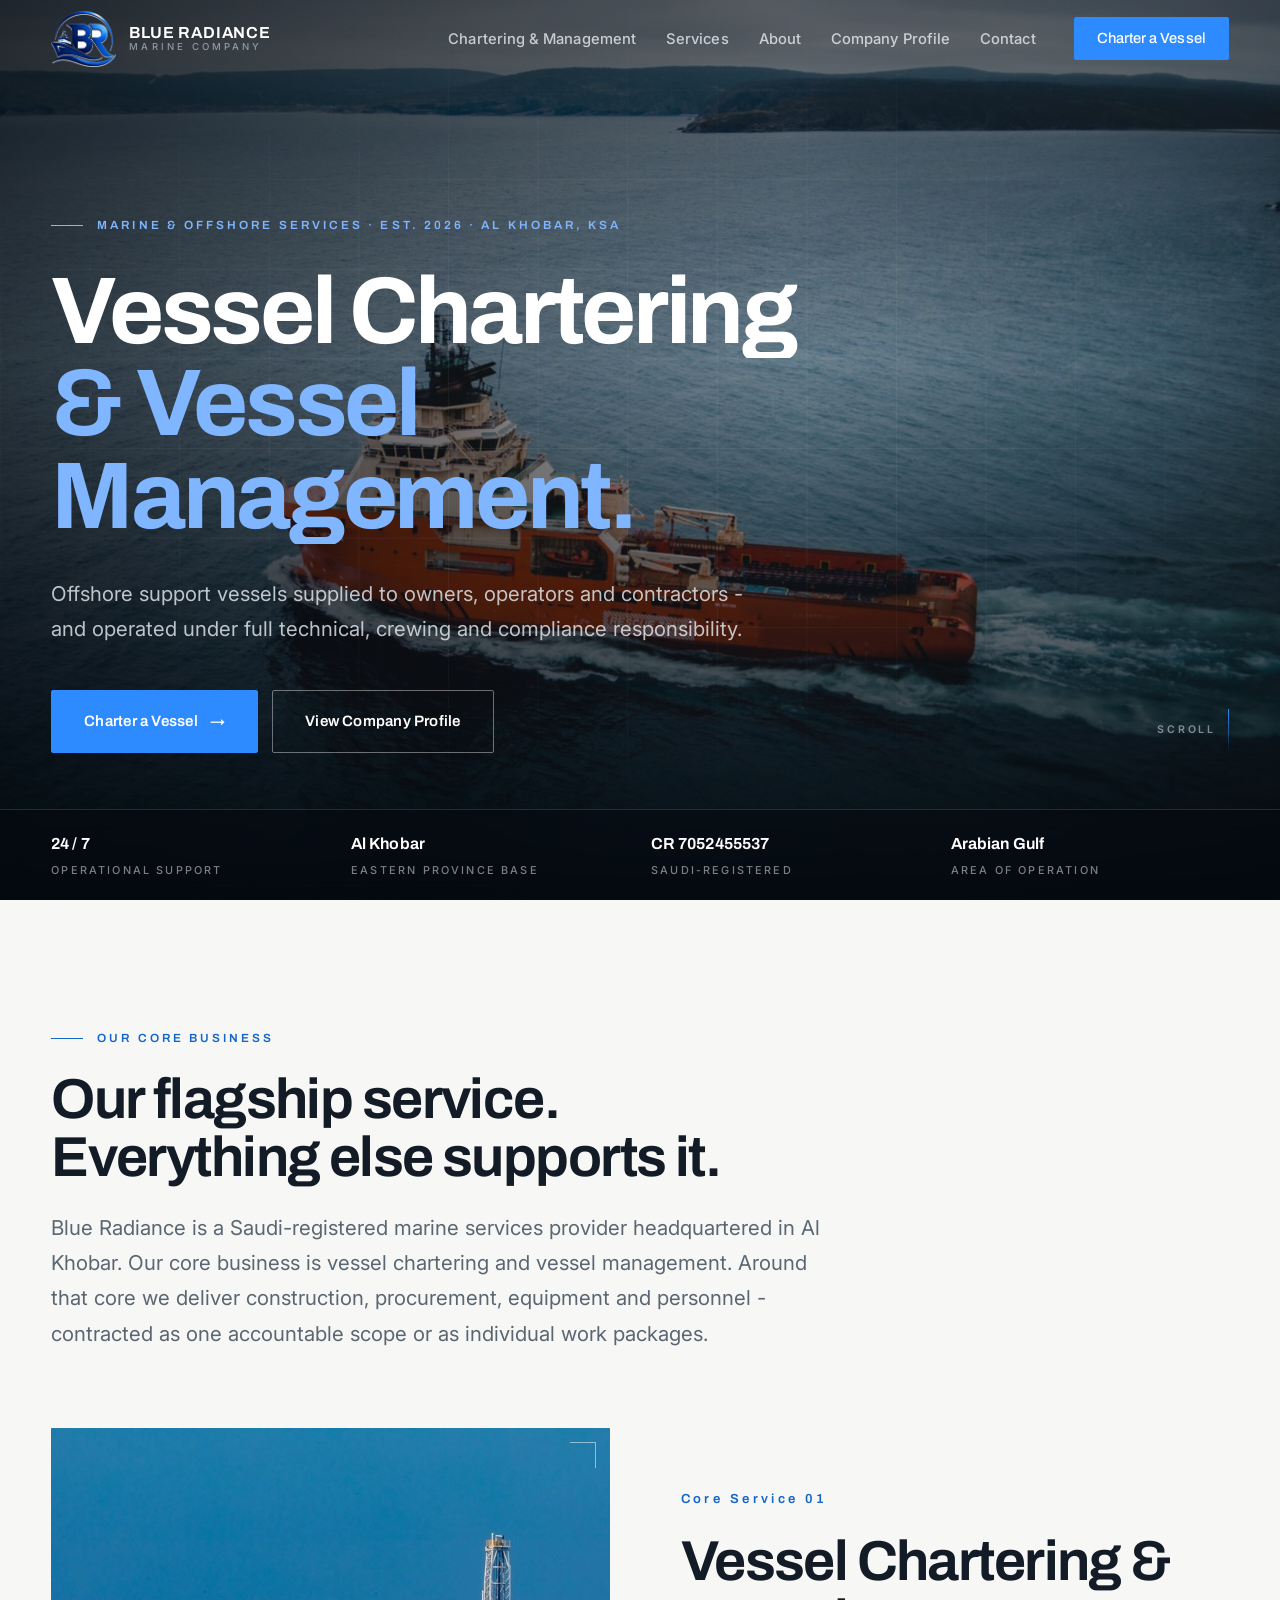
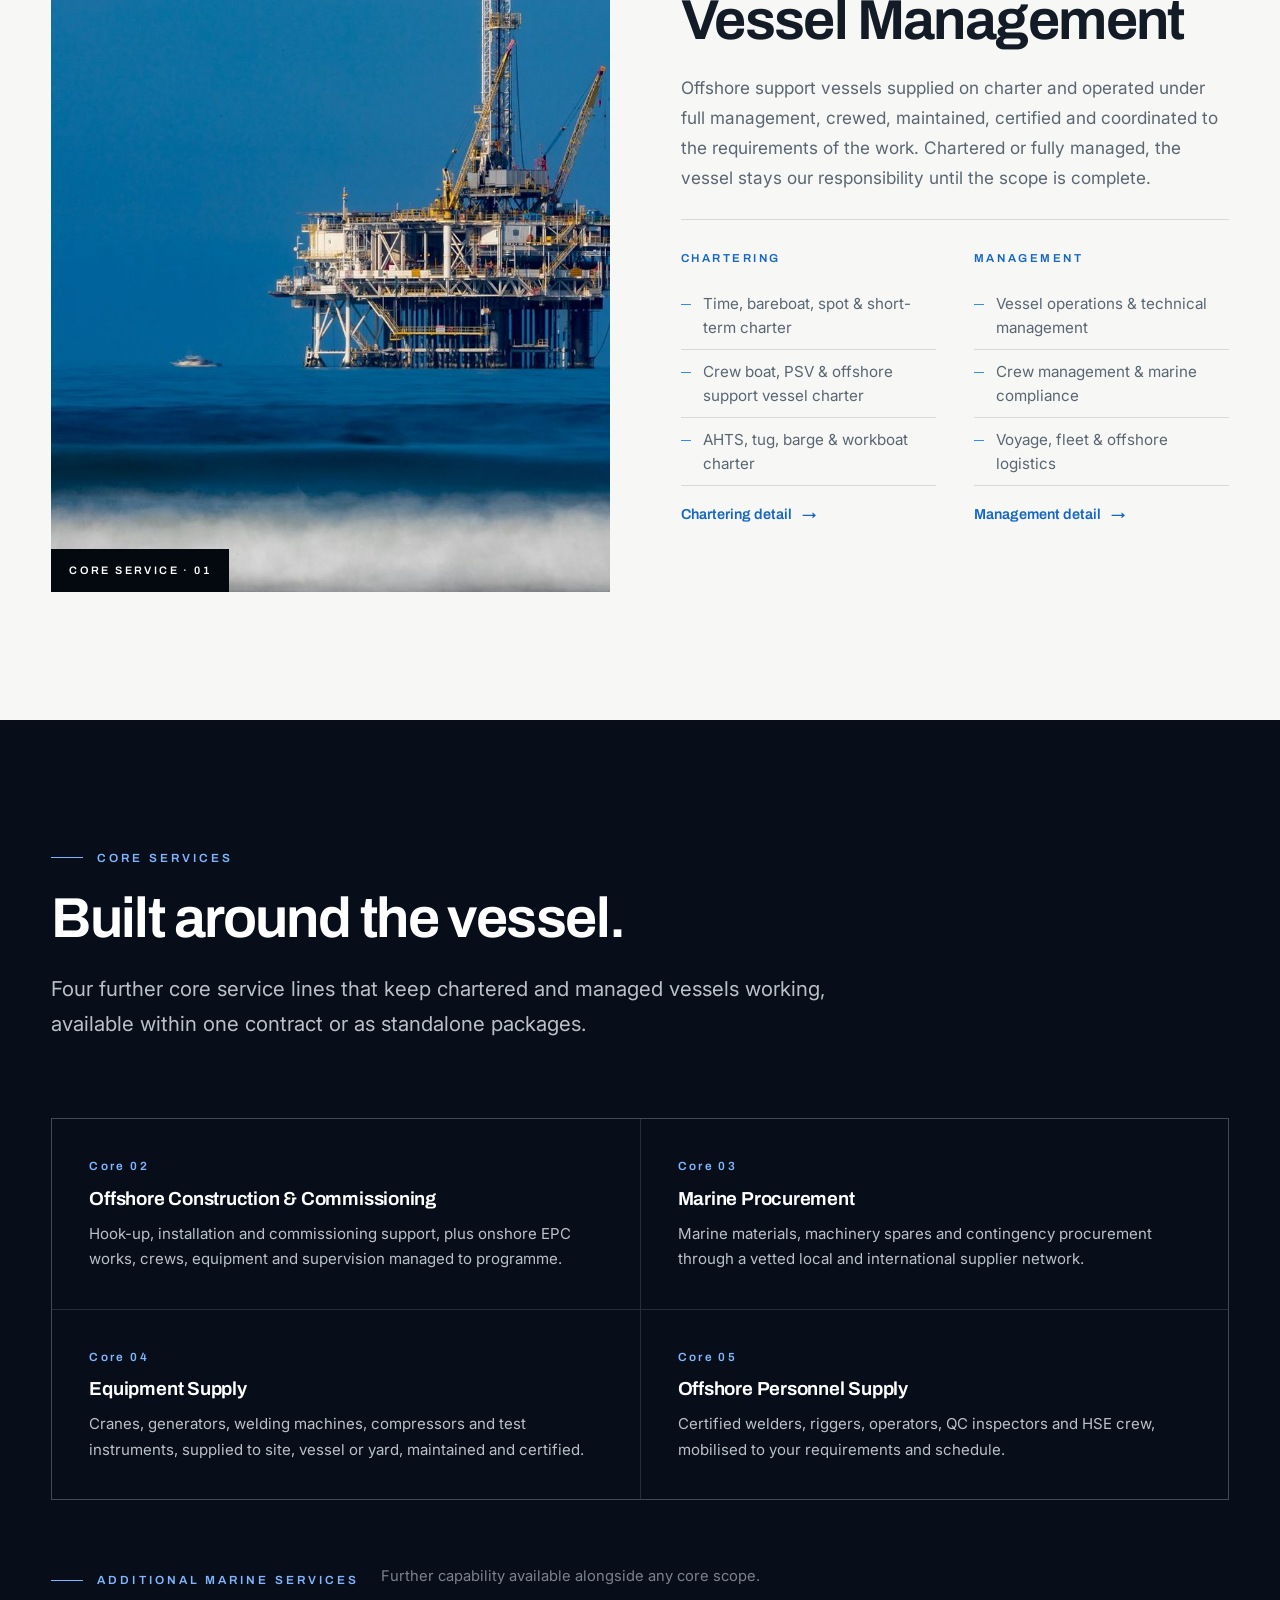
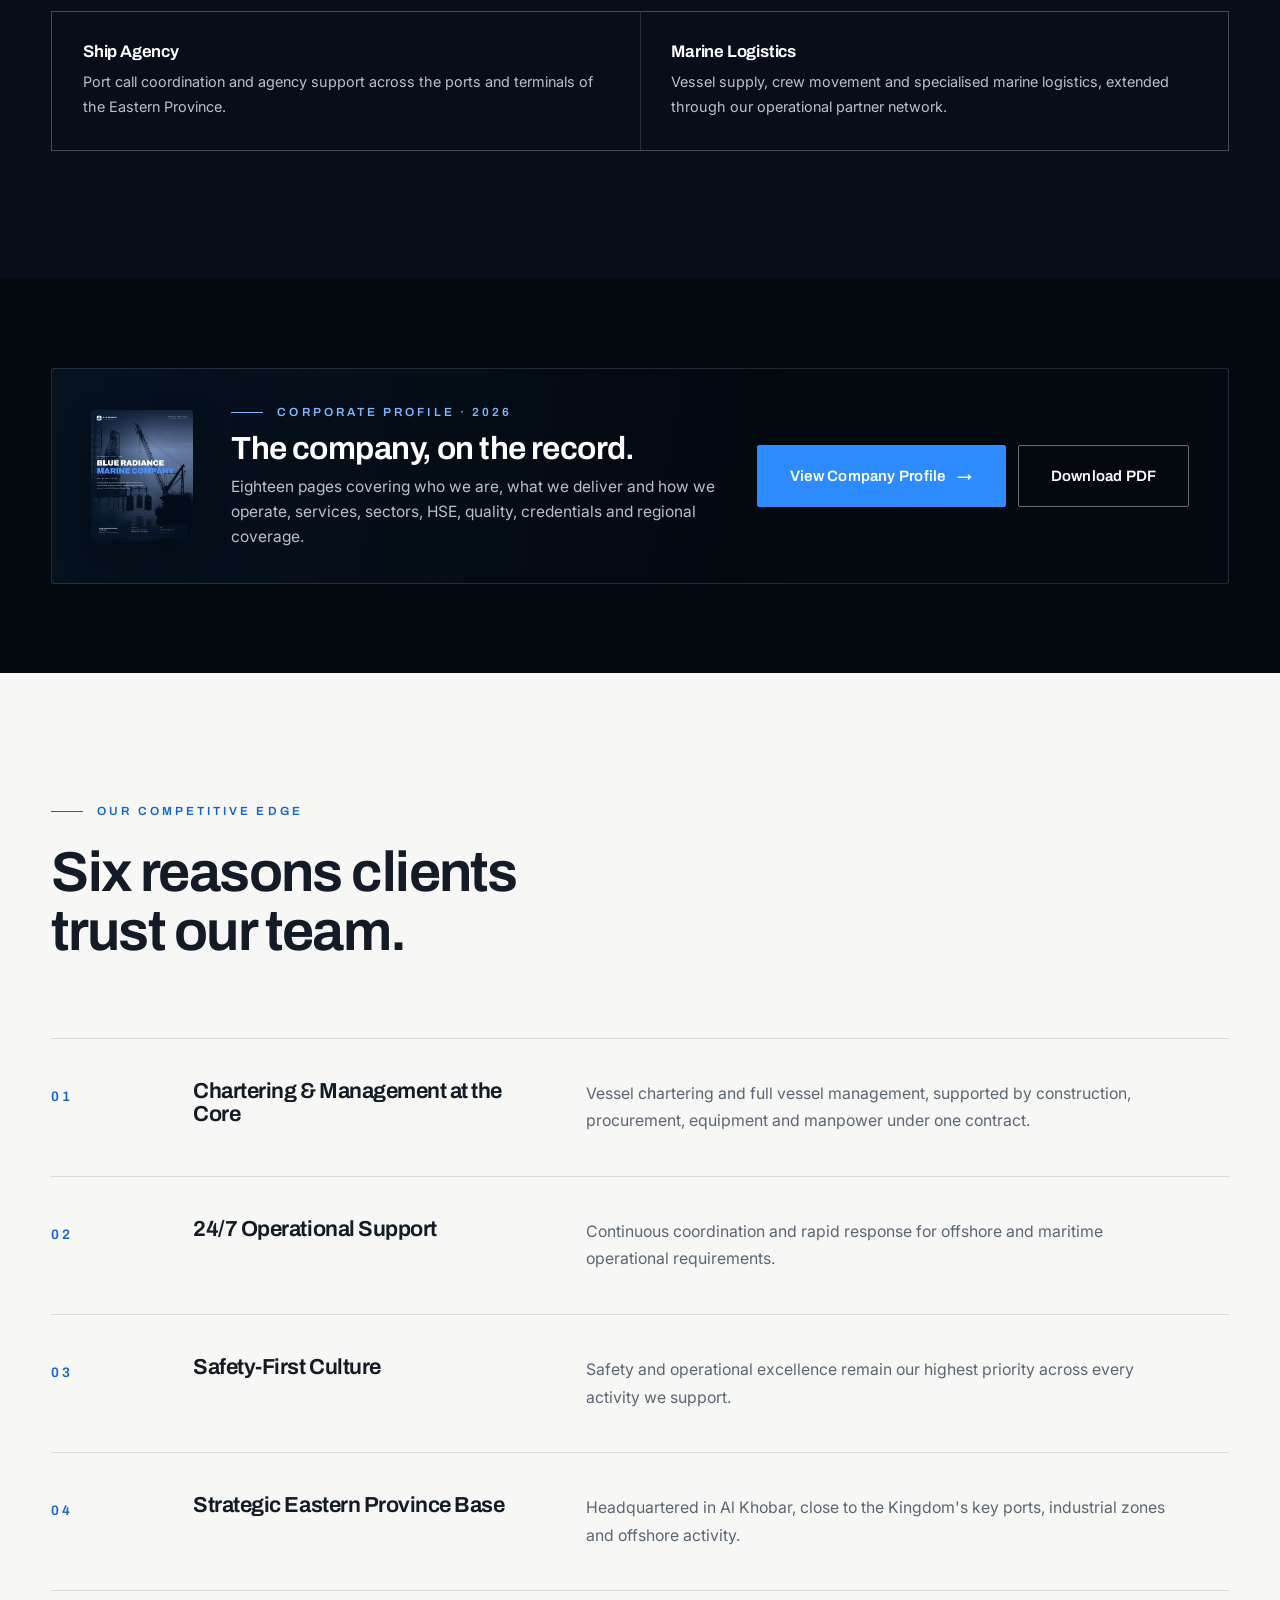
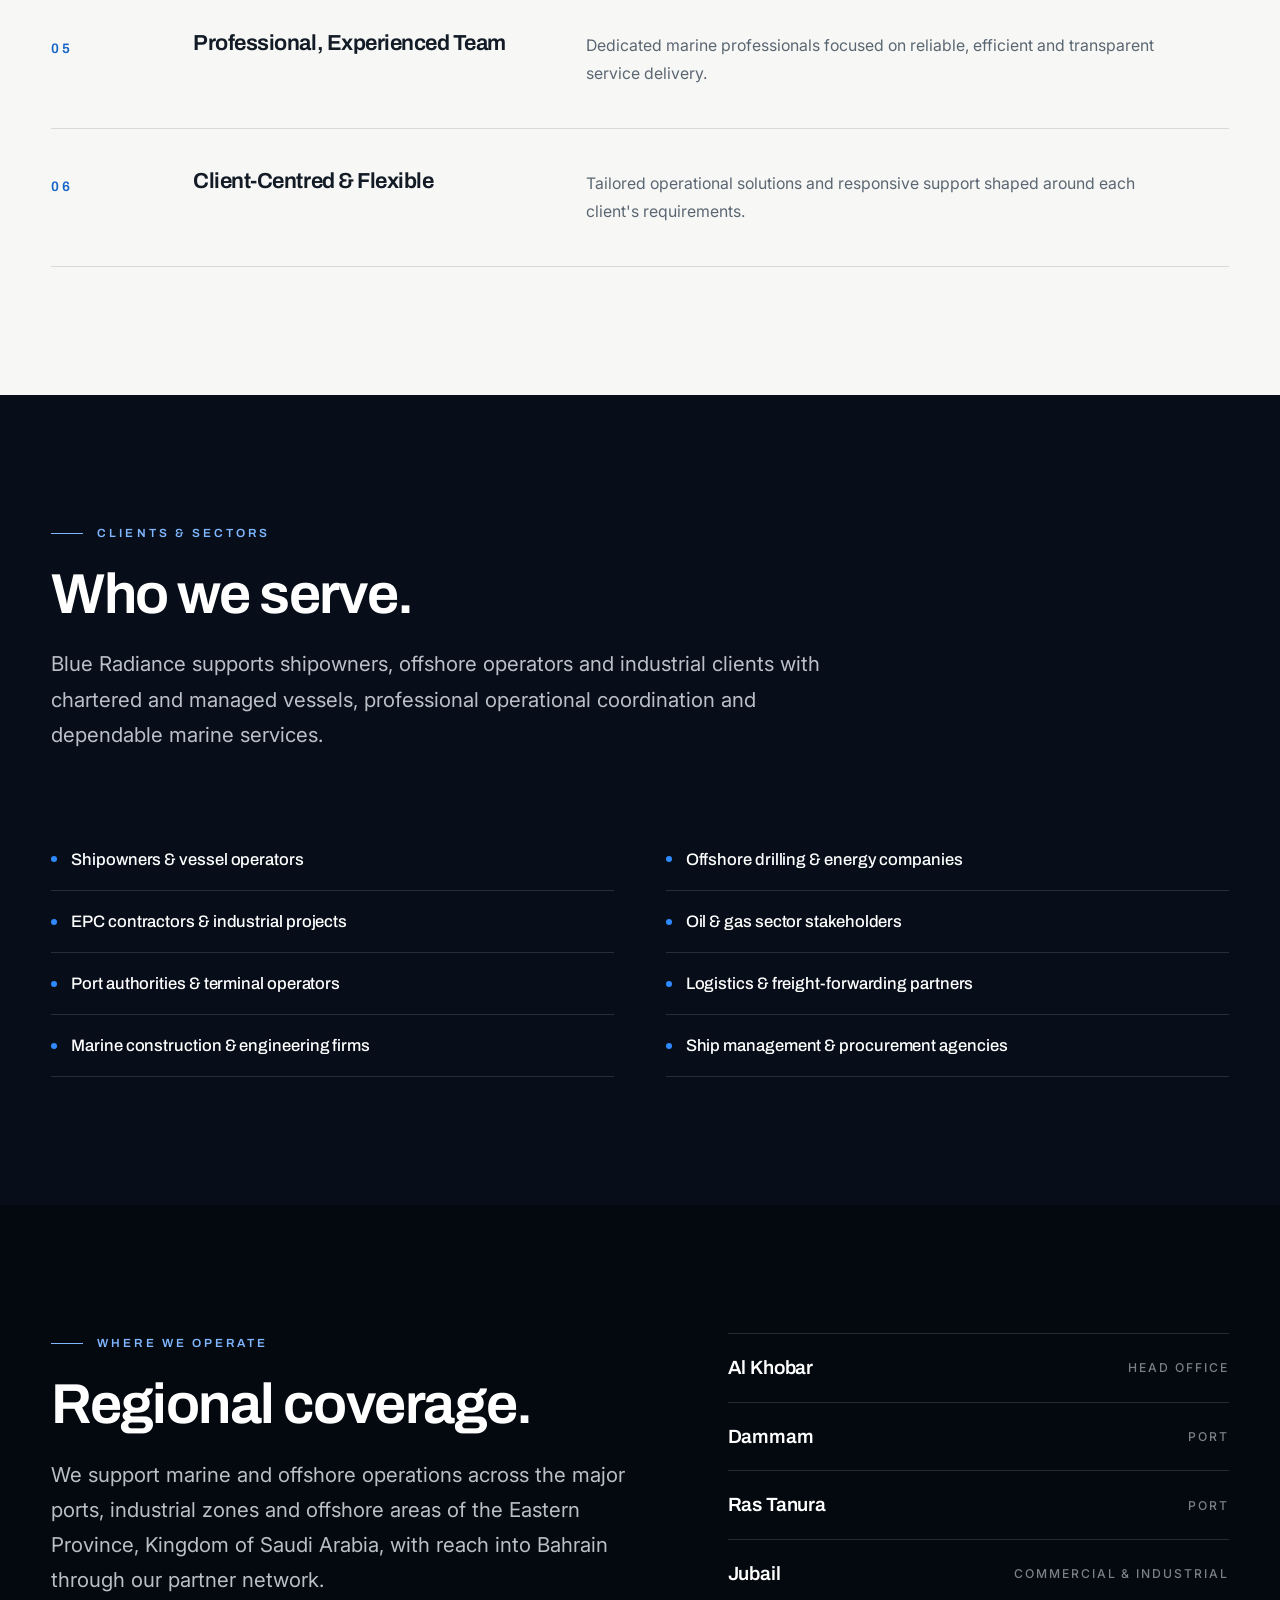
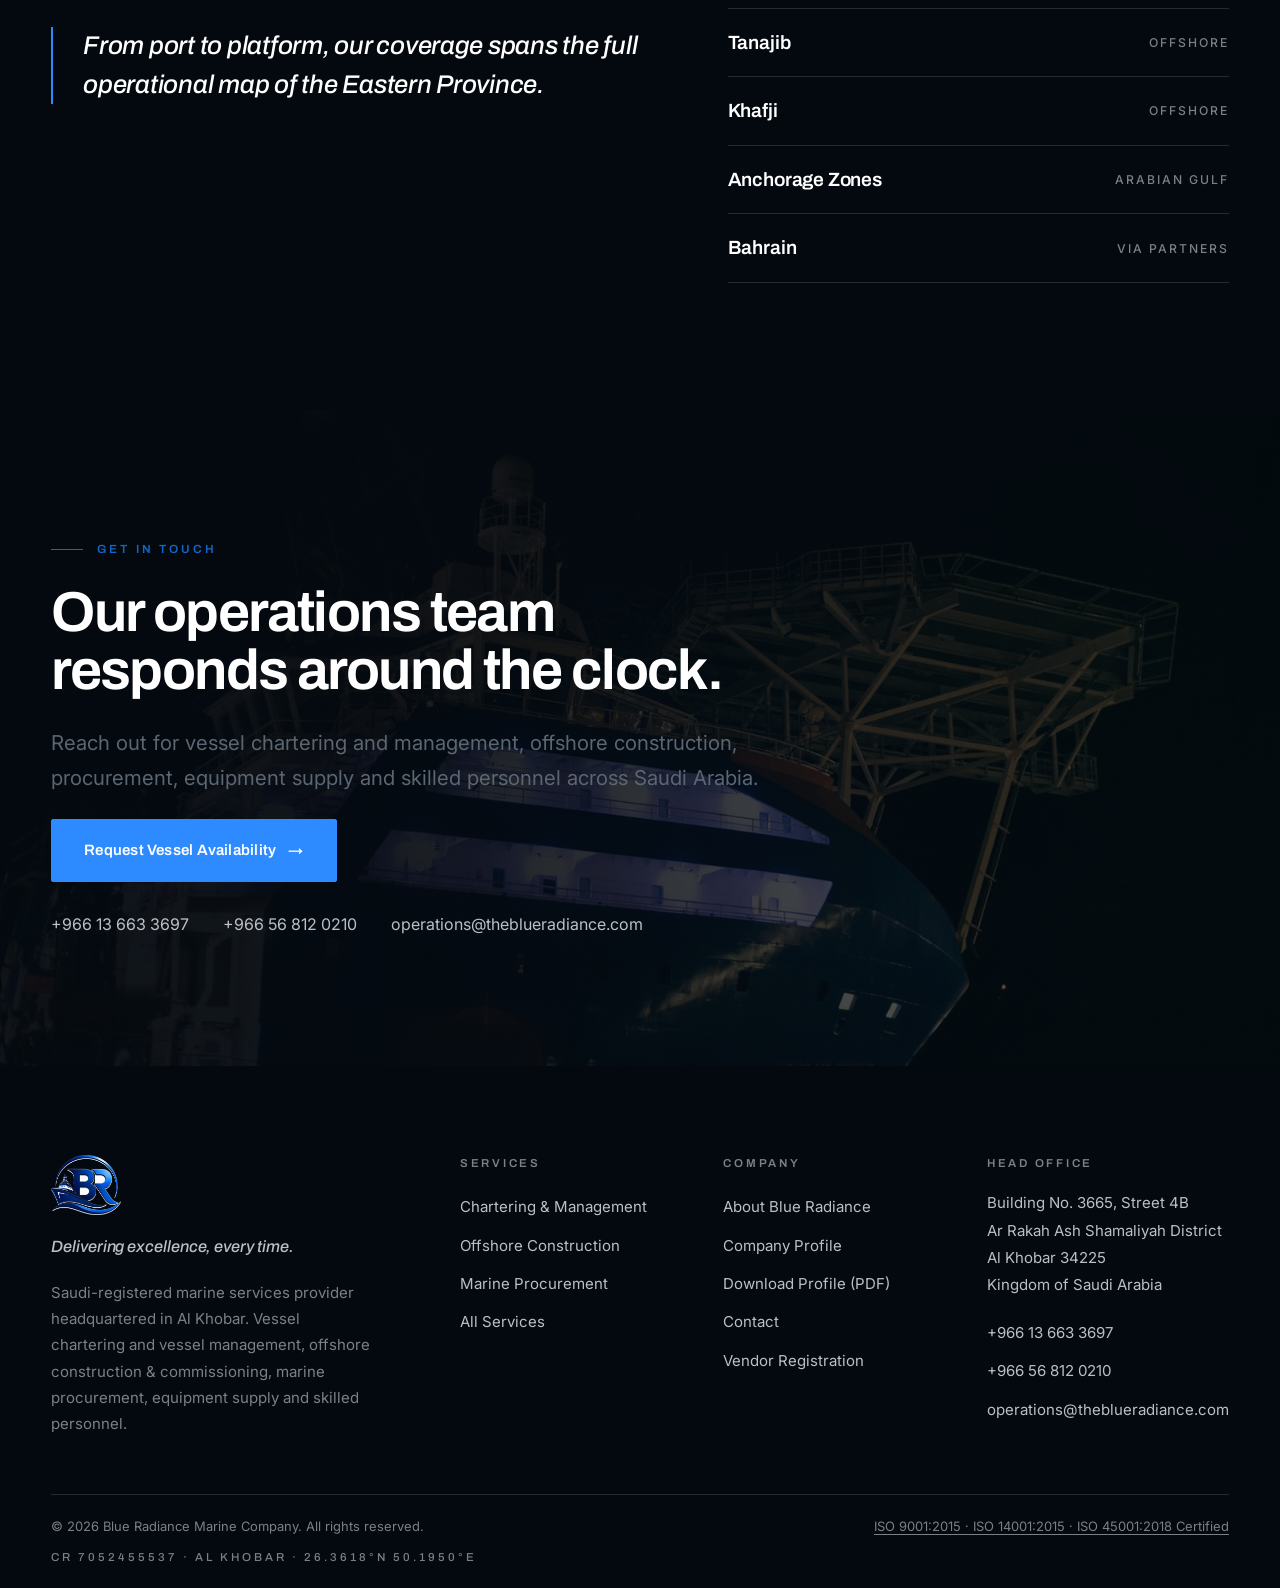
<file: index.html>
<!DOCTYPE html>
<html lang="en">
<head>
    <meta charset="UTF-8">
    <meta name="referrer" content="strict-origin-when-cross-origin">
    <meta name="viewport" content="width=device-width, initial-scale=1.0">

    <!-- ============================================================
         GOOGLE SEARCH CONSOLE VERIFICATION
         Paste the meta tag Google gives you on the line below,
         then commit and push. Keep it here permanently -
         removing it un-verifies the property.
         It looks like:
         <meta name="google-site-verification" content="XXXXXXXX">

         BING WEBMASTER TOOLS (optional, importing from Google
         Search Console avoids needing this):
         <meta name="msvalidate.01" content="XXXXXXXX">
         ============================================================ -->

    <title>Vessel Chartering &amp; Management Saudi Arabia | Blue Radiance</title>
    <meta name="description" content="Saudi-registered marine services provider in Al Khobar. Offshore support vessels supplied on charter and operated under full management.">
    <link rel="canonical" href="https://theblueradiance.com/">

    <meta property="og:type" content="website">
    <meta property="og:site_name" content="Blue Radiance Marine Company">
    <meta property="og:title" content="Vessel Chartering &amp; Vessel Management in Saudi Arabia">
    <meta property="og:description" content="Offshore support vessels supplied on charter and operated under full management. Al Khobar, Eastern Province, operations answered around the clock.">
    <meta property="og:url" content="https://theblueradiance.com/">
    <meta property="og:image" content="https://theblueradiance.com/images/og-image.jpg">
    <meta property="og:image:width" content="1200">
    <meta property="og:image:height" content="630">
    <meta property="og:image:alt" content="Blue Radiance Marine Company, offshore support vessel at sea">
    <meta property="og:locale" content="en">
    <meta name="twitter:card" content="summary_large_image">
    <meta name="twitter:title" content="Vessel Chartering &amp; Vessel Management in Saudi Arabia">
    <meta name="twitter:description" content="Offshore support vessels supplied on charter and operated under full management. Al Khobar, Eastern Province.">
    <meta name="twitter:image" content="https://theblueradiance.com/images/og-image.jpg">

    <link rel="icon" type="image/png" href="images/favicon.png">
    <link rel="apple-touch-icon" href="images/apple-touch-icon.png">

    <link rel="preconnect" href="https://fonts.googleapis.com">
    <link rel="preconnect" href="https://fonts.gstatic.com" crossorigin>
    <link href="https://fonts.googleapis.com/css2?family=Archivo:ital,wght@0,500..700;1,500&family=Inter:wght@400..600&display=swap" rel="stylesheet">

    <link rel="preload" as="image" href="images/hero-offshore-vessel.jpg" imagesrcset="images/hero-offshore-vessel-sm.jpg 1000w, images/hero-offshore-vessel.jpg 2000w" imagesizes="100vw">

    <script>document.documentElement.className+=' js';</script>
    <link rel="stylesheet" href="assets/css/site.css">
    <script src="assets/js/site.js" defer></script>

    <script type="application/ld+json">
    {
      "@context": "https://schema.org",
      "@graph": [
        {
          "@type": "Organization",
          "@id": "https://theblueradiance.com/#org",
          "name": "Blue Radiance Marine Company",
          "url": "https://theblueradiance.com/",
          "logo": "https://theblueradiance.com/images/logo-mark.png",
          "foundingDate": "2026",
          "slogan": "Delivering excellence, every time.",
          "email": "operations@theblueradiance.com",
          "telephone": "+966136633697",
          "address": {
            "@type": "PostalAddress",
            "streetAddress": "Building No. 3665, Street 4B, Ar Rakah Ash Shamaliyah District",
            "addressLocality": "Al Khobar",
            "postalCode": "34225",
            "addressRegion": "Eastern Province",
            "addressCountry": "SA"
          }
        },
        {
          "@type": "LocalBusiness",
          "@id": "https://theblueradiance.com/#business",
          "name": "Blue Radiance Marine Company",
          "parentOrganization": { "@id": "https://theblueradiance.com/#org" },
          "url": "https://theblueradiance.com/",
          "image": "https://theblueradiance.com/images/og-image.jpg",
          "telephone": "+966136633697",
          "email": "operations@theblueradiance.com",
          "address": {
            "@type": "PostalAddress",
            "streetAddress": "Building No. 3665, Street 4B, Ar Rakah Ash Shamaliyah District",
            "addressLocality": "Al Khobar",
            "postalCode": "34225",
            "addressCountry": "SA"
          },
          "geo": { "@type": "GeoCoordinates", "latitude": 26.361759, "longitude": 50.194994 },
          "areaServed": ["Dammam", "Ras Tanura", "Jubail", "Tanajib", "Khafji", "Arabian Gulf"],
          "makesOffer": [
            { "@type": "Offer", "itemOffered": { "@type": "Service", "name": "Vessel Chartering" } },
            { "@type": "Offer", "itemOffered": { "@type": "Service", "name": "Vessel Management" } },
            { "@type": "Offer", "itemOffered": { "@type": "Service", "name": "Offshore Construction & Commissioning" } },
            { "@type": "Offer", "itemOffered": { "@type": "Service", "name": "Marine Procurement" } },
            { "@type": "Offer", "itemOffered": { "@type": "Service", "name": "Equipment Supply" } },
            { "@type": "Offer", "itemOffered": { "@type": "Service", "name": "Offshore Personnel Supply" } }
          ]
        }
      ]
    }
    </script>
    <script type="application/ld+json">
    {
      "@context": "https://schema.org",
      "@type": "WebSite",
      "@id": "https://theblueradiance.com/#website",
      "url": "https://theblueradiance.com/",
      "name": "Blue Radiance Marine Company",
      "alternateName": "Blue Radiance Marine",
      "description": "Vessel chartering and vessel management in Saudi Arabia.",
      "publisher": {
        "@id": "https://theblueradiance.com/#org"
      },
      "inLanguage": "en"
    }
    </script>
</head>

<body>

    <a class="skip-link" href="#main">Skip to content</a>

    <header class="nav">
        <div class="nav-inner">
            <a href="index.html" class="brand" aria-label="Blue Radiance Marine Company, home">
                <img class="brand-mark" src="images/logo-mark.png" alt="" width="256" height="256">
                <span class="brand-name">
                    <span class="t">BLUE RADIANCE</span>
                    <span class="s">Marine Company</span>
                </span>
            </a>
            <nav aria-label="Primary">
                <ul class="nav-links">
                    <li><a href="vessel-chartering.html">Chartering &amp; Management</a></li>
                    <li><a href="services.html">Services</a></li>
                    <li><a href="about.html">About</a></li>
                    <li><a href="company-profile.html">Company Profile</a></li>
                    <li><a href="contact.html">Contact</a></li>
                    <li><a class="btn nav-cta" href="contact.html?service=Vessel%20Chartering"><span>Charter a Vessel</span></a></li>
                </ul>
            </nav>
            <button class="nav-burger" aria-expanded="false" aria-controls="mobileMenu" aria-label="Open menu">
                <span></span><span></span><span></span>
            </button>
        </div>
        <div class="nav-progress" aria-hidden="true"></div>
    </header>

    <div class="mobile-menu" id="mobileMenu">
        <ul>
            <li style="--i:0"><a href="index.html" class="active"><span class="idx">01</span>Home</a></li>
            <li style="--i:1"><a href="vessel-chartering.html"><span class="idx">02</span>Chartering &amp; Management</a></li>
            <li style="--i:2"><a href="services.html"><span class="idx">03</span>Services</a></li>
            <li style="--i:3"><a href="about.html"><span class="idx">04</span>About</a></li>
            <li style="--i:4"><a href="company-profile.html"><span class="idx">05</span>Company Profile</a></li>
            <li style="--i:5"><a href="contact.html"><span class="idx">06</span>Contact</a></li>
        </ul>
        <div class="mobile-menu-foot">
            <a href="tel:+966136633697">+966 13 663 3697</a>
            <a href="mailto:operations@theblueradiance.com">operations@theblueradiance.com</a>
            <span>Al Khobar · Eastern Province · Kingdom of Saudi Arabia</span>
        </div>
    </div>

    <main id="main">

    <!-- HERO -->
    <section class="hero kenburns" aria-label="Introduction">
        <div class="hero-media">
            <img src="images/hero-offshore-vessel.jpg"
                 srcset="images/hero-offshore-vessel-sm.jpg 1000w, images/hero-offshore-vessel.jpg 2000w"
                 sizes="100vw" width="2000" height="1333"
                 alt="Anchor handling tug supply vessel underway at sea, seen from the air"
                 fetchpriority="high">
        </div>
        <div class="hero-scrim" aria-hidden="true"></div>
        <div class="hero-grid" aria-hidden="true"></div>

        <div class="shell hero-content">
            <p class="kicker">Marine &amp; Offshore Services · Est. 2026 · Al Khobar, KSA</p>
            <h1 class="display-1 hero-title">
                <span class="ln"><span>Vessel Chartering</span></span>
                <span class="ln"><span class="accent">&amp; Vessel Management.</span></span>
            </h1>
            <p class="hero-sub">
                Offshore support vessels supplied to owners, operators and contractors -
                and operated under full technical, crewing and compliance responsibility.
            </p>
            <div class="hero-actions">
                <a class="btn" href="contact.html?service=Vessel%20Chartering"><span>Charter a Vessel</span> <span class="arr">→</span></a>
                <a class="btn btn-ghost" href="company-profile.html"><span>View Company Profile</span></a>
            </div>
            <div class="scroll-cue" aria-hidden="true"><span>Scroll</span><i></i></div>
        </div>

        <div class="hero-stats">
            <div class="shell hero-stats-grid">
                <div class="hstat"><span class="v">24 / 7</span><span class="l">Operational Support</span></div>
                <div class="hstat"><span class="v">Al Khobar</span><span class="l">Eastern Province Base</span></div>
                <div class="hstat"><span class="v">CR 7052455537</span><span class="l">Saudi-Registered</span></div>
                <div class="hstat"><span class="v">Arabian Gulf</span><span class="l">Area of Operation</span></div>
            </div>
        </div>
    </section>

    <!-- 01 · CORE BUSINESS -->
    <section class="section" aria-labelledby="core-title">
        <div class="shell">
            <div class="sec-head reveal">
                <p class="kicker">Our Core Business</p>
                <h2 id="core-title" class="display-2">Our flagship service.<br>Everything else supports it.</h2>
                <p class="lede">
                    Blue Radiance is a Saudi-registered marine services provider headquartered
                    in Al Khobar. Our core business is vessel chartering and vessel management.
                    Around that core we deliver construction, procurement, equipment and personnel -
                    contracted as one accountable scope or as individual work packages.
                </p>
            </div>

            <article class="flagship">
                <div class="fl-media media-reveal reveal">
                    <div class="frame portrait">
                        <img src="images/gulf-jackup-helideck.jpg"
                             alt="Jack-up unit with helideck standing over the Arabian Gulf, attended by a tug and cargo barge"
                             loading="lazy" width="1600" height="2401">
                        <span class="corner" aria-hidden="true"></span>
                    </div>
                    <span class="tag">Core Service · 01</span>
                </div>
                <div class="fl-copy">
                    <span class="num reveal" style="--i:0">Core Service 01</span>
                    <h3 class="display-2 reveal" style="--i:1">Vessel Chartering &amp;<br>Vessel Management</h3>
                    <p class="reveal" style="--i:2;color:var(--muted)">
                        Offshore support vessels supplied on charter and operated under full
                        management, crewed, maintained, certified and coordinated to the
                        requirements of the work. Chartered or fully managed, the vessel stays
                        our responsibility until the scope is complete.
                    </p>
                    <div class="split-facets">
                        <div class="facet reveal" style="--i:3">
                            <span class="facet-k">Chartering</span>
                            <ul>
                                <li>Time, bareboat, spot &amp; short-term charter</li>
                                <li>Crew boat, PSV &amp; offshore support vessel charter</li>
                                <li>AHTS, tug, barge &amp; workboat charter</li>
                            </ul>
                            <a class="link-arrow" href="vessel-chartering.html">Chartering detail <span class="arr">→</span></a>
                        </div>
                        <div class="facet reveal" style="--i:4">
                            <span class="facet-k">Management</span>
                            <ul>
                                <li>Vessel operations &amp; technical management</li>
                                <li>Crew management &amp; marine compliance</li>
                                <li>Voyage, fleet &amp; offshore logistics</li>
                            </ul>
                            <a class="link-arrow" href="vessel-management.html">Management detail <span class="arr">→</span></a>
                        </div>
                    </div>
                </div>
            </article>
        </div>
    </section>

    <!-- 02 · CORE + ADDITIONAL SERVICES -->
    <section class="section on-dark" aria-labelledby="support-title">
        <div class="shell">
            <div class="sec-head reveal">
                <p class="kicker">Core Services</p>
                <h2 id="support-title" class="display-2">Built around the vessel.</h2>
                <p class="lede">
                    Four further core service lines that keep chartered and managed vessels
                    working, available within one contract or as standalone packages.
                </p>
            </div>

            <div class="svc-grid">
                <a class="svc-cell reveal" style="--i:0" href="services.html#offshore-construction">
                    <span class="idx">Core 02</span>
                    <h3>Offshore Construction &amp; Commissioning</h3>
                    <p>Hook-up, installation and commissioning support, plus onshore EPC works, crews, equipment and supervision managed to programme.</p>
                    <span class="arr" aria-hidden="true">→</span>
                </a>
                <a class="svc-cell reveal" style="--i:1" href="services.html#marine-procurement">
                    <span class="idx">Core 03</span>
                    <h3>Marine Procurement</h3>
                    <p>Marine materials, machinery spares and contingency procurement through a vetted local and international supplier network.</p>
                    <span class="arr" aria-hidden="true">→</span>
                </a>
                <a class="svc-cell reveal" style="--i:2" href="services.html#equipment-supply">
                    <span class="idx">Core 04</span>
                    <h3>Equipment Supply</h3>
                    <p>Cranes, generators, welding machines, compressors and test instruments, supplied to site, vessel or yard, maintained and certified.</p>
                    <span class="arr" aria-hidden="true">→</span>
                </a>
                <a class="svc-cell reveal" style="--i:3" href="services.html#offshore-personnel">
                    <span class="idx">Core 05</span>
                    <h3>Offshore Personnel Supply</h3>
                    <p>Certified welders, riggers, operators, QC inspectors and HSE crew, mobilised to your requirements and schedule.</p>
                    <span class="arr" aria-hidden="true">→</span>
                </a>
            </div>

            <div class="addl-head reveal">
                <p class="kicker">Additional Marine Services</p>
                <p class="addl-note">Further capability available alongside any core scope.</p>
            </div>
            <div class="svc-grid is-addl">
                <a class="svc-cell reveal" style="--i:0" href="services.html#ship-agency">
                    <h3>Ship Agency</h3>
                    <p>Port call coordination and agency support across the ports and terminals of the Eastern Province.</p>
                    <span class="arr" aria-hidden="true">→</span>
                </a>
                <a class="svc-cell reveal" style="--i:1" href="services.html#marine-logistics">
                    <h3>Marine Logistics</h3>
                    <p>Vessel supply, crew movement and specialised marine logistics, extended through our operational partner network.</p>
                    <span class="arr" aria-hidden="true">→</span>
                </a>
            </div>
        </div>
    </section>

    <!-- COMPANY PROFILE, subtle CTA strip -->
    <section class="section-tight on-deep" aria-labelledby="profile-title">
        <div class="shell">
            <div class="profile-strip-cta reveal">
                <div class="profile-strip-media">
                    <img src="images/profile-cover.jpg"
                         alt="Cover of the Blue Radiance Marine Company Corporate Profile 2026"
                         loading="lazy" width="800" height="1035">
                </div>
                <div class="profile-strip-copy">
                    <p class="kicker">Corporate Profile · 2026</p>
                    <h2 id="profile-title" class="display-3">The company, on the record.</h2>
                    <p class="profile-strip-lede">
                        Eighteen pages covering who we are, what we deliver and how we
                        operate, services, sectors, HSE, quality, credentials and
                        regional coverage.
                    </p>
                </div>
                <div class="profile-strip-actions">
                    <a class="btn" href="company-profile.html"><span>View Company Profile</span> <span class="arr">→</span></a>
                    <a class="btn btn-ghost" href="documents/Blue-Radiance-Marine-Company-Profile-2026.pdf?v=20261116" download><span>Download PDF</span></a>
                </div>
            </div>
        </div>
    </section>

    <!-- 04 · WHY BLUE RADIANCE -->
    <section class="section" aria-labelledby="why-title">
        <div class="shell">
            <div class="sec-head reveal">
                <p class="kicker">Our Competitive Edge</p>
                <h2 id="why-title" class="display-2">Six reasons clients<br>trust our team.</h2>
            </div>

            <div class="detail-list">
                <div class="detail-row reveal">
                    <span class="no">01</span>
                    <h3>Chartering &amp; Management at the Core</h3>
                    <p>Vessel chartering and full vessel management, supported by construction, procurement, equipment and manpower under one contract.</p>
                </div>
                <div class="detail-row reveal">
                    <span class="no">02</span>
                    <h3>24/7 Operational Support</h3>
                    <p>Continuous coordination and rapid response for offshore and maritime operational requirements.</p>
                </div>
                <div class="detail-row reveal">
                    <span class="no">03</span>
                    <h3>Safety-First Culture</h3>
                    <p>Safety and operational excellence remain our highest priority across every activity we support.</p>
                </div>
                <div class="detail-row reveal">
                    <span class="no">04</span>
                    <h3>Strategic Eastern Province Base</h3>
                    <p>Headquartered in Al Khobar, close to the Kingdom's key ports, industrial zones and offshore activity.</p>
                </div>
                <div class="detail-row reveal">
                    <span class="no">05</span>
                    <h3>Professional, Experienced Team</h3>
                    <p>Dedicated marine professionals focused on reliable, efficient and transparent service delivery.</p>
                </div>
                <div class="detail-row reveal">
                    <span class="no">06</span>
                    <h3>Client-Centred &amp; Flexible</h3>
                    <p>Tailored operational solutions and responsive support shaped around each client's requirements.</p>
                </div>
            </div>
        </div>
    </section>

    <!-- 05 · SECTORS -->
    <section class="section on-dark" aria-labelledby="sectors-title">
        <div class="shell">
            <div class="sec-head reveal">
                <p class="kicker">Clients &amp; Sectors</p>
                <h2 id="sectors-title" class="display-2">Who we serve.</h2>
                <p class="lede">
                    Blue Radiance supports shipowners, offshore operators and industrial
                    clients with chartered and managed vessels, professional operational
                    coordination and dependable marine services.
                </p>
            </div>
            <ul class="sector-grid reveal">
                <li>Shipowners &amp; vessel operators</li>
                <li>Offshore drilling &amp; energy companies</li>
                <li>EPC contractors &amp; industrial projects</li>
                <li>Oil &amp; gas sector stakeholders</li>
                <li>Port authorities &amp; terminal operators</li>
                <li>Logistics &amp; freight-forwarding partners</li>
                <li>Marine construction &amp; engineering firms</li>
                <li>Ship management &amp; procurement agencies</li>
            </ul>
        </div>
    </section>

    <!-- 06 · REGION -->
    <section class="section on-deep" aria-labelledby="region-title">
        <div class="shell">
            <div class="region-layout">
                <div>
                    <div class="sec-head reveal" style="margin-bottom:30px">
                        <p class="kicker">Where We Operate</p>
                        <h2 id="region-title" class="display-2">Regional coverage.</h2>
                        <p class="lede">
                            We support marine and offshore operations across the major ports,
                            industrial zones and offshore areas of the Eastern Province,
                            Kingdom of Saudi Arabia, with reach into Bahrain through our
                            partner network.
                        </p>
                    </div>
                    <p class="pull reveal" style="color:#fff">
                        From port to platform, our coverage spans the full operational map
                        of the Eastern Province.
                    </p>
                </div>
                <ul class="port-list reveal">
                    <li>Al Khobar <span class="meta">Head Office</span></li>
                    <li>Dammam <span class="meta">Port</span></li>
                    <li>Ras Tanura <span class="meta">Port</span></li>
                    <li>Jubail <span class="meta">Commercial &amp; Industrial</span></li>
                    <li>Tanajib <span class="meta">Offshore</span></li>
                    <li>Khafji <span class="meta">Offshore</span></li>
                    <li>Anchorage Zones <span class="meta">Arabian Gulf</span></li>
                    <li>Bahrain <span class="meta">Via Partners</span></li>
                </ul>
            </div>
        </div>
    </section>

    <!-- CTA -->
    <section class="cta-band section" aria-labelledby="cta-title">
        <div class="cta-media" aria-hidden="true">
            <img src="images/osv-night-ops.jpg" alt="" loading="lazy" width="1800" height="1200">
        </div>
        <div class="cta-scrim" aria-hidden="true"></div>
        <div class="shell">
            <div class="cta-inner reveal">
                <p class="kicker">Get In Touch</p>
                <h2 id="cta-title" class="display-2">Our operations team<br>responds around the clock.</h2>
                <p class="lede">
                    Reach out for vessel chartering and management, offshore construction,
                    procurement, equipment supply and skilled personnel across Saudi Arabia.
                </p>
                <a class="btn" href="contact.html?service=Vessel%20Chartering"><span>Request Vessel Availability</span> <span class="arr">→</span></a>
                <div class="cta-contact">
                    <a href="tel:+966136633697">+966 13 663 3697</a>
                    <a href="tel:+966568120210">+966 56 812 0210</a>
                    <a href="mailto:operations@theblueradiance.com">operations@theblueradiance.com</a>
                </div>
            </div>
        </div>
    </section>

    </main>

    <footer class="site-foot">
        <div class="shell">
            <div class="foot-grid">
                <div class="foot-brand">
                    <img class="brand-mark" src="images/logo-mark.png" alt="" width="256" height="256" loading="lazy">
                    <p class="foot-motto">Delivering excellence, every time.</p>
                    <p class="foot-tag">
                        Saudi-registered marine services provider headquartered in Al Khobar.
                        Vessel chartering and vessel management, offshore construction &amp;
                        commissioning, marine procurement, equipment supply and skilled personnel.
                    </p>
                </div>
                <div class="foot-col">
                    <h2 class="foot-h">Services</h2>
                    <ul>
                        <li><a href="vessel-chartering.html">Chartering &amp; Management</a></li>
                        <li><a href="services.html#offshore-construction">Offshore Construction</a></li>
                        <li><a href="services.html#marine-procurement">Marine Procurement</a></li>
                        <li><a href="services.html">All Services</a></li>
                    </ul>
                </div>
                <div class="foot-col">
                    <h2 class="foot-h">Company</h2>
                    <ul>
                        <li><a href="about.html">About Blue Radiance</a></li>
                        <li><a href="company-profile.html">Company Profile</a></li>
                        <li><a href="documents/Blue-Radiance-Marine-Company-Profile-2026.pdf?v=20261116" download>Download Profile (PDF)</a></li>
                        <li><a href="contact.html">Contact</a></li>
                    <li><a href="vendor-registration.html">Vendor Registration</a></li>
                    </ul>
                </div>
                <div class="foot-col">
                    <h2 class="foot-h">Head Office</h2>
                    <address>
                        Building No. 3665, Street 4B<br>
                        Ar Rakah Ash Shamaliyah District<br>
                        Al Khobar 34225<br>
                        Kingdom of Saudi Arabia
                    </address>
                    <ul style="margin-top:16px">
                        <li><a href="tel:+966136633697">+966 13 663 3697</a></li>
                        <li><a href="tel:+966568120210">+966 56 812 0210</a></li>
                        <li><a href="mailto:operations@theblueradiance.com">operations@theblueradiance.com</a></li>
                    </ul>
                </div>
            </div>
            <div class="foot-bar">
                <span>© 2026 Blue Radiance Marine Company. All rights reserved.</span>
                <span><a class="foot-iso" href="about.html#certifications">ISO 9001:2015 · ISO 14001:2015 · ISO 45001:2018 Certified</a></span>
                <span class="coords">CR 7052455537 · Al Khobar · 26.3618°N 50.1950°E</span>
            </div>
        </div>
    </footer>

</body>
</html>
</file>
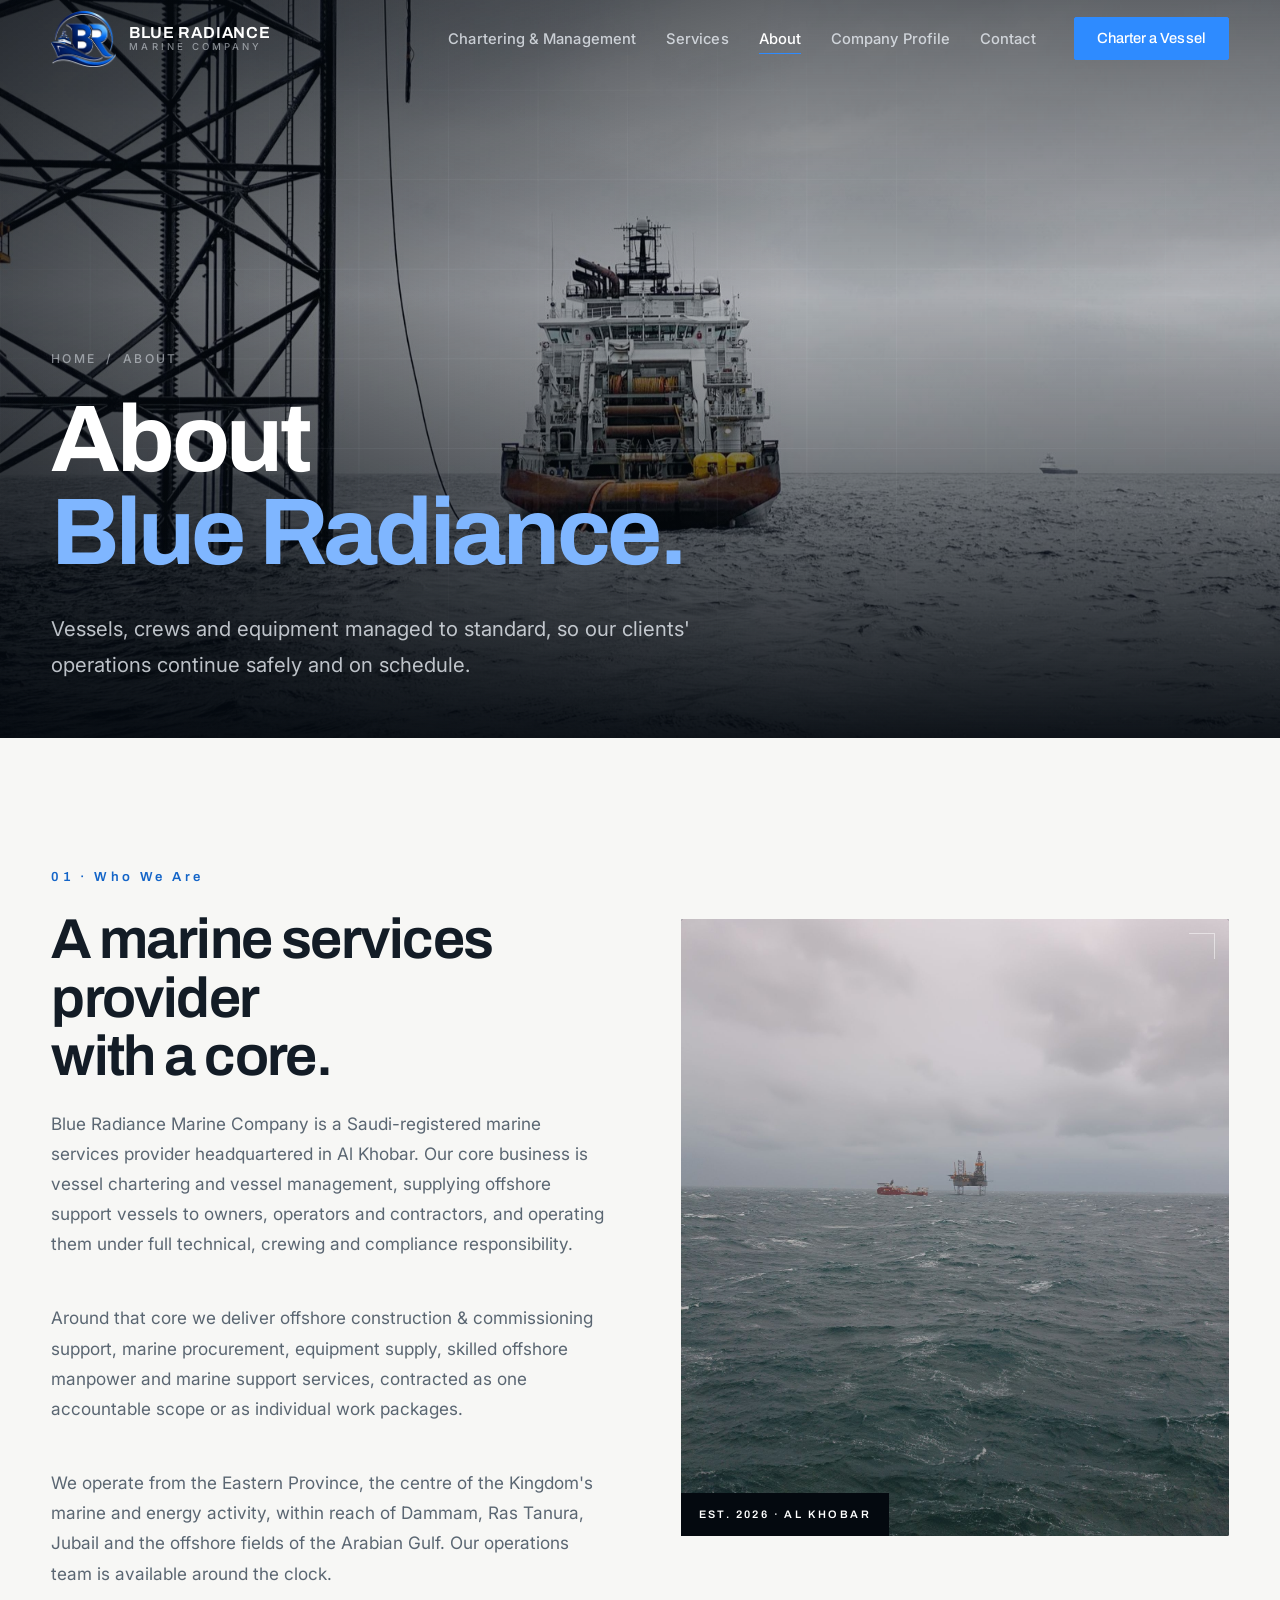
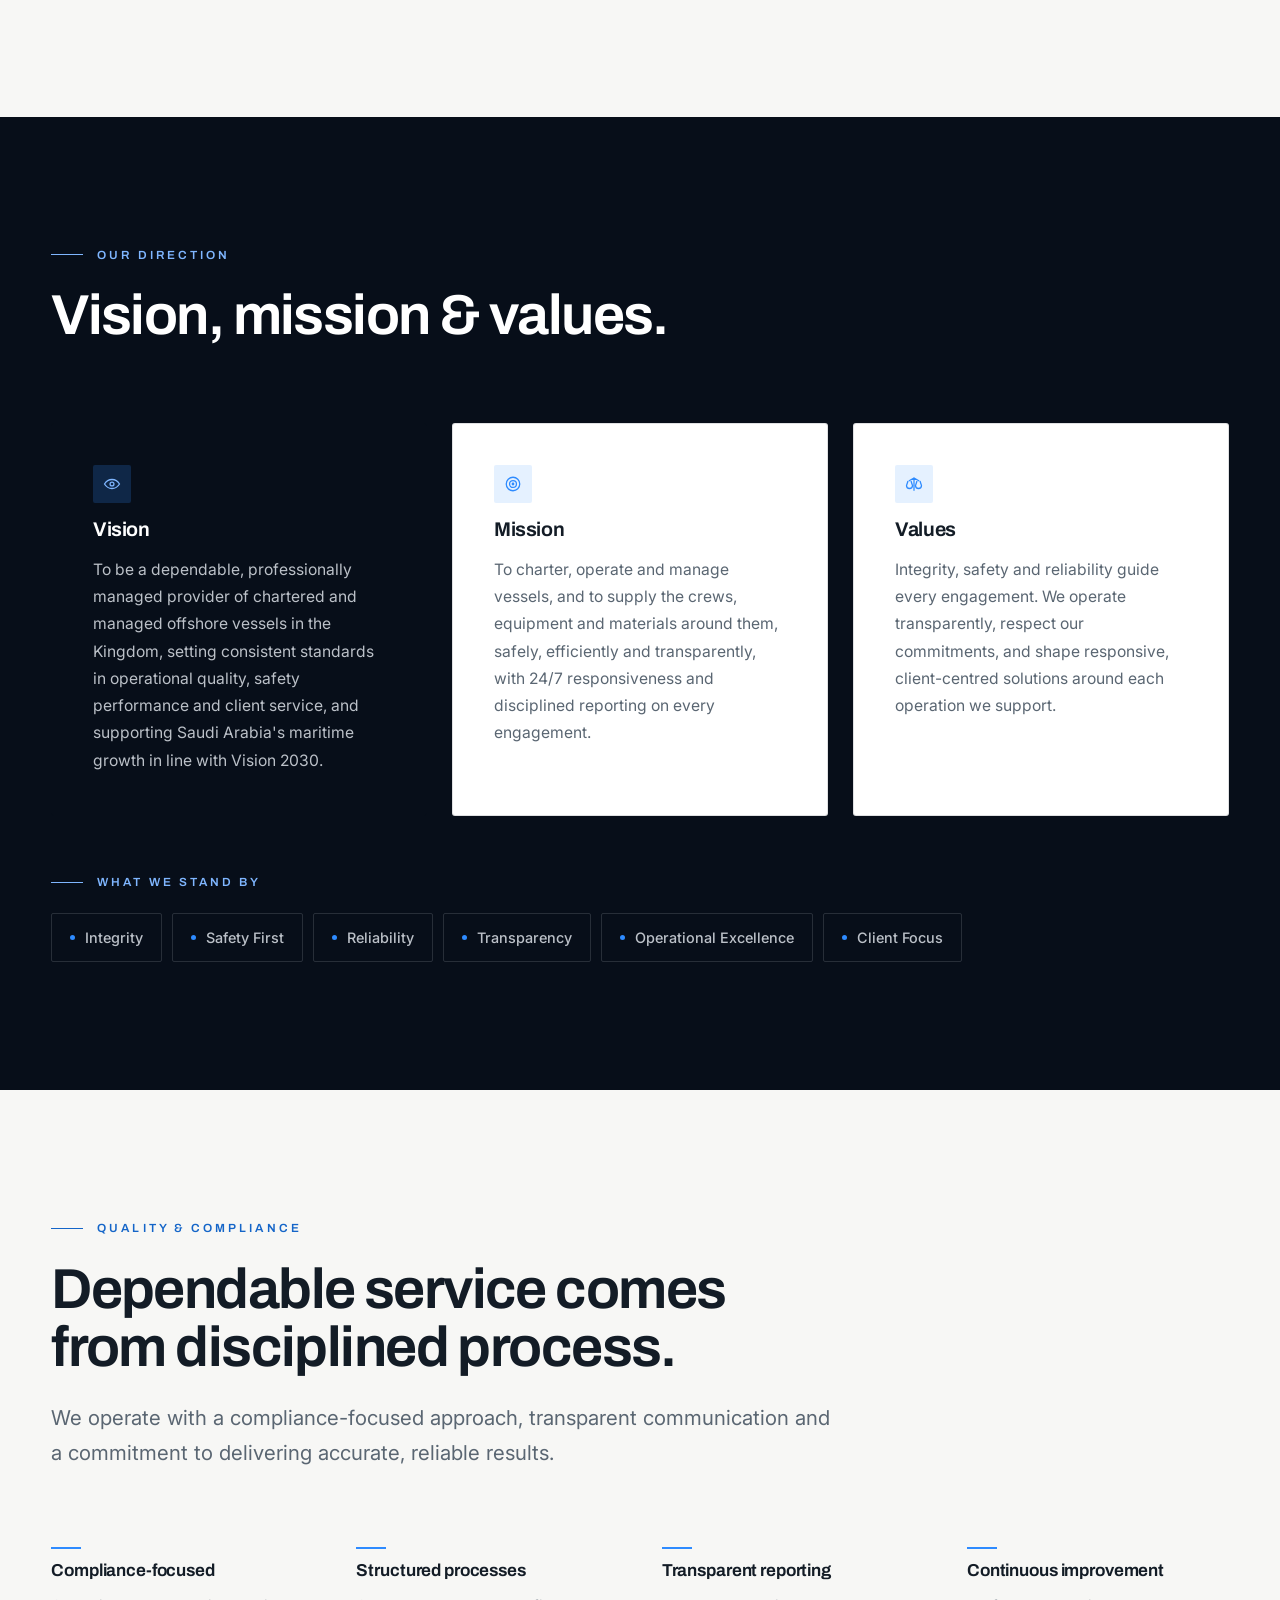
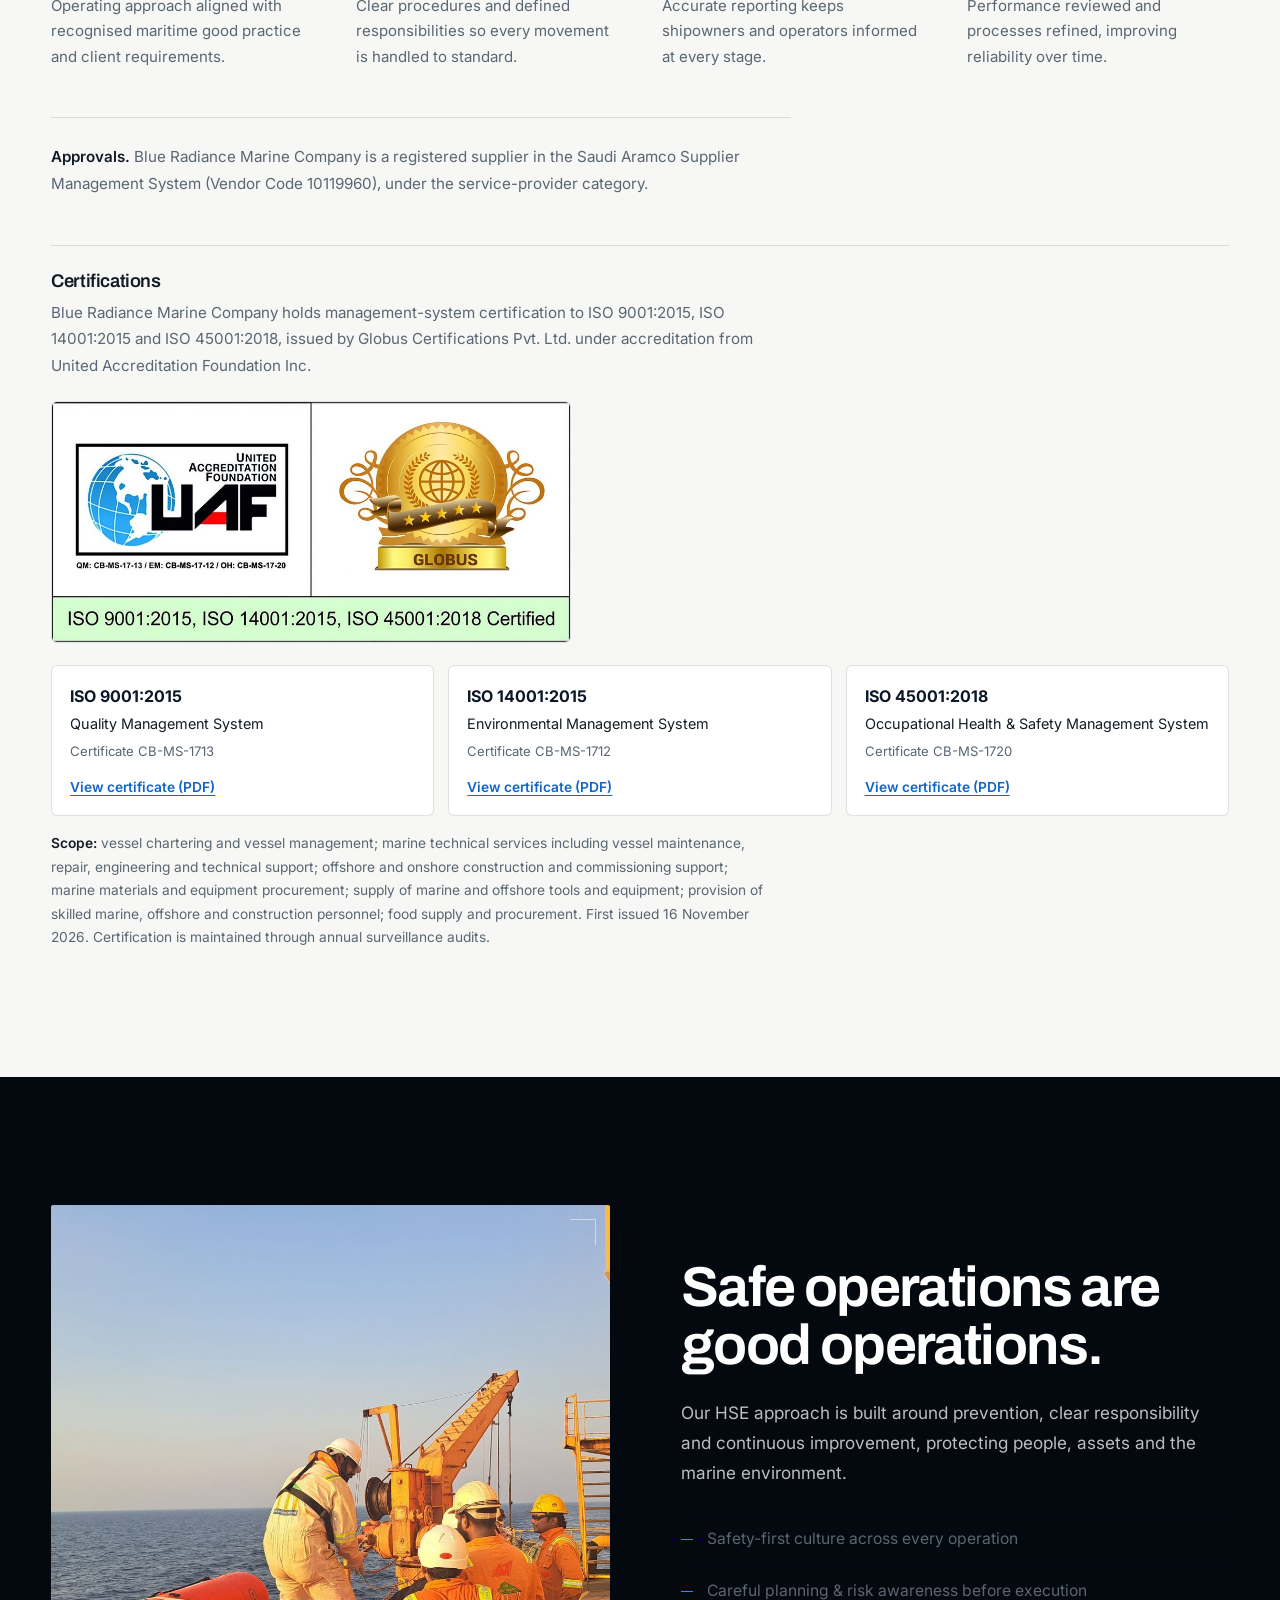
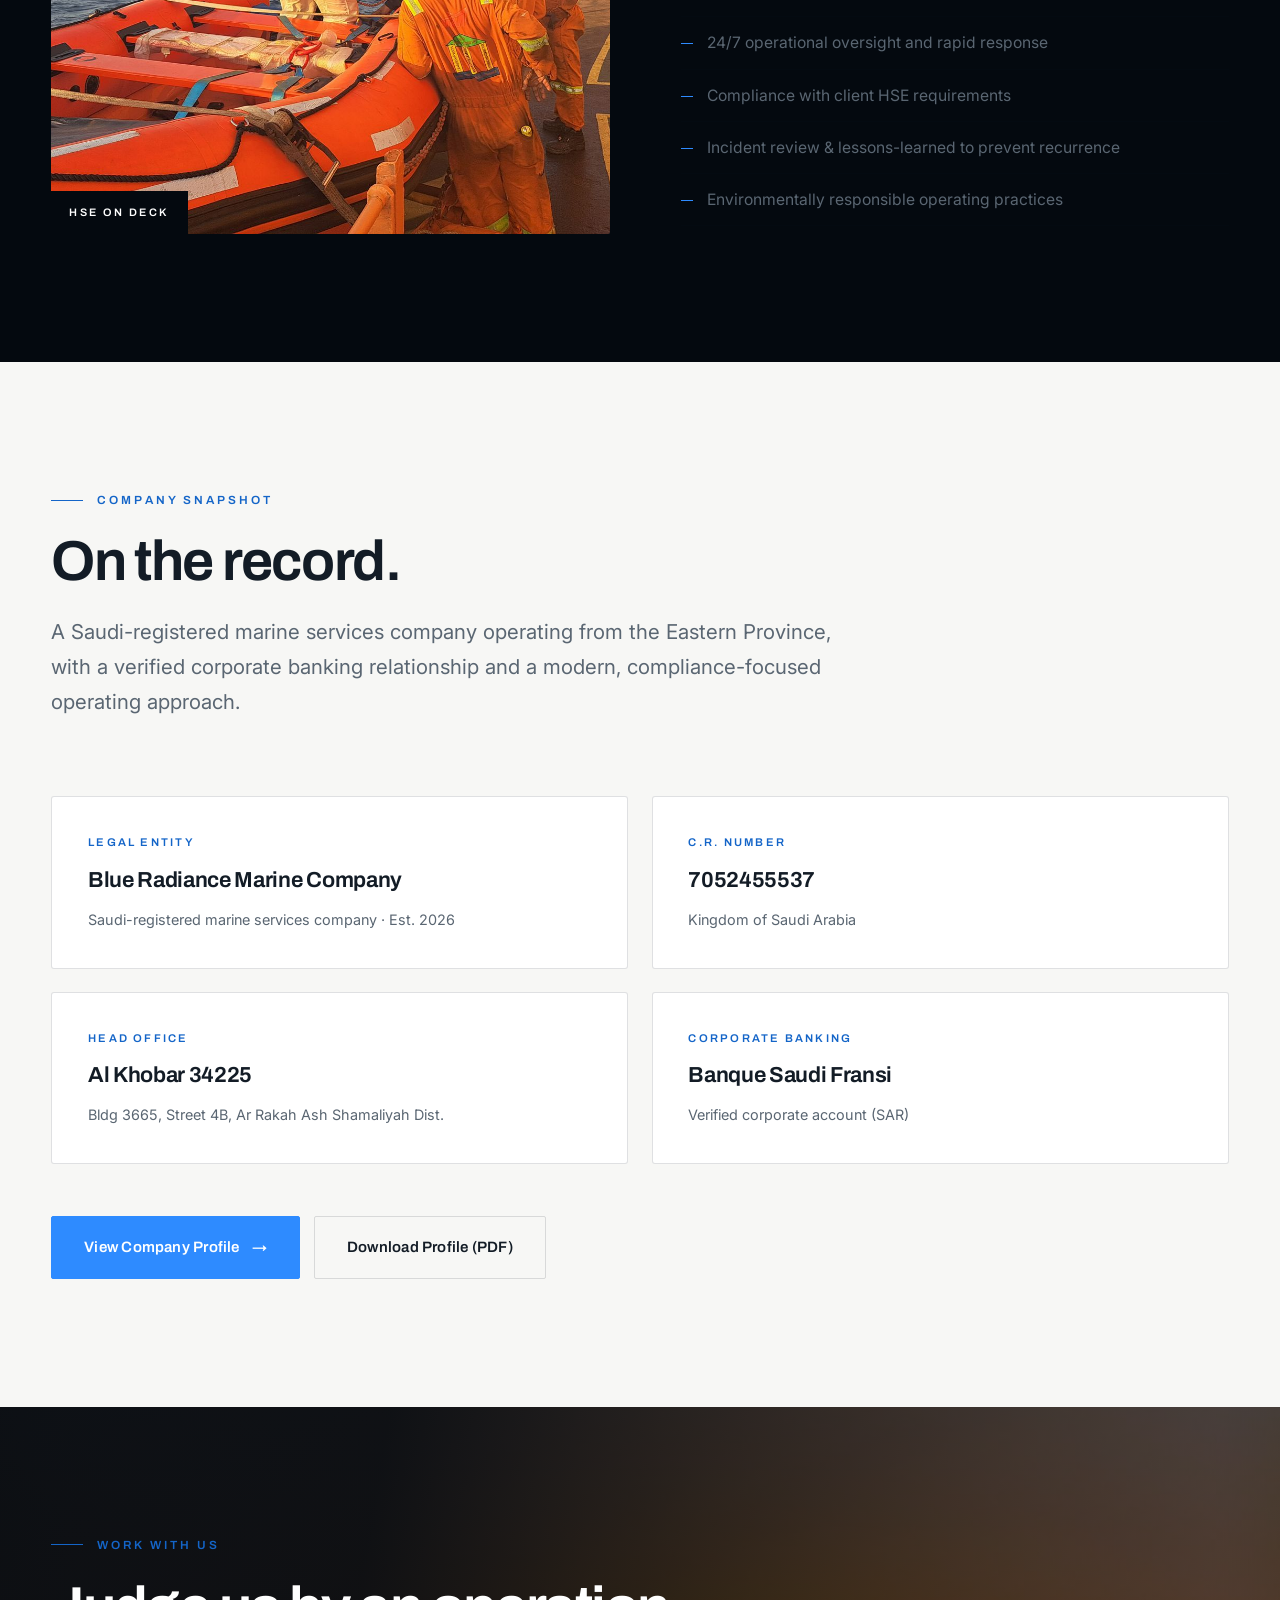
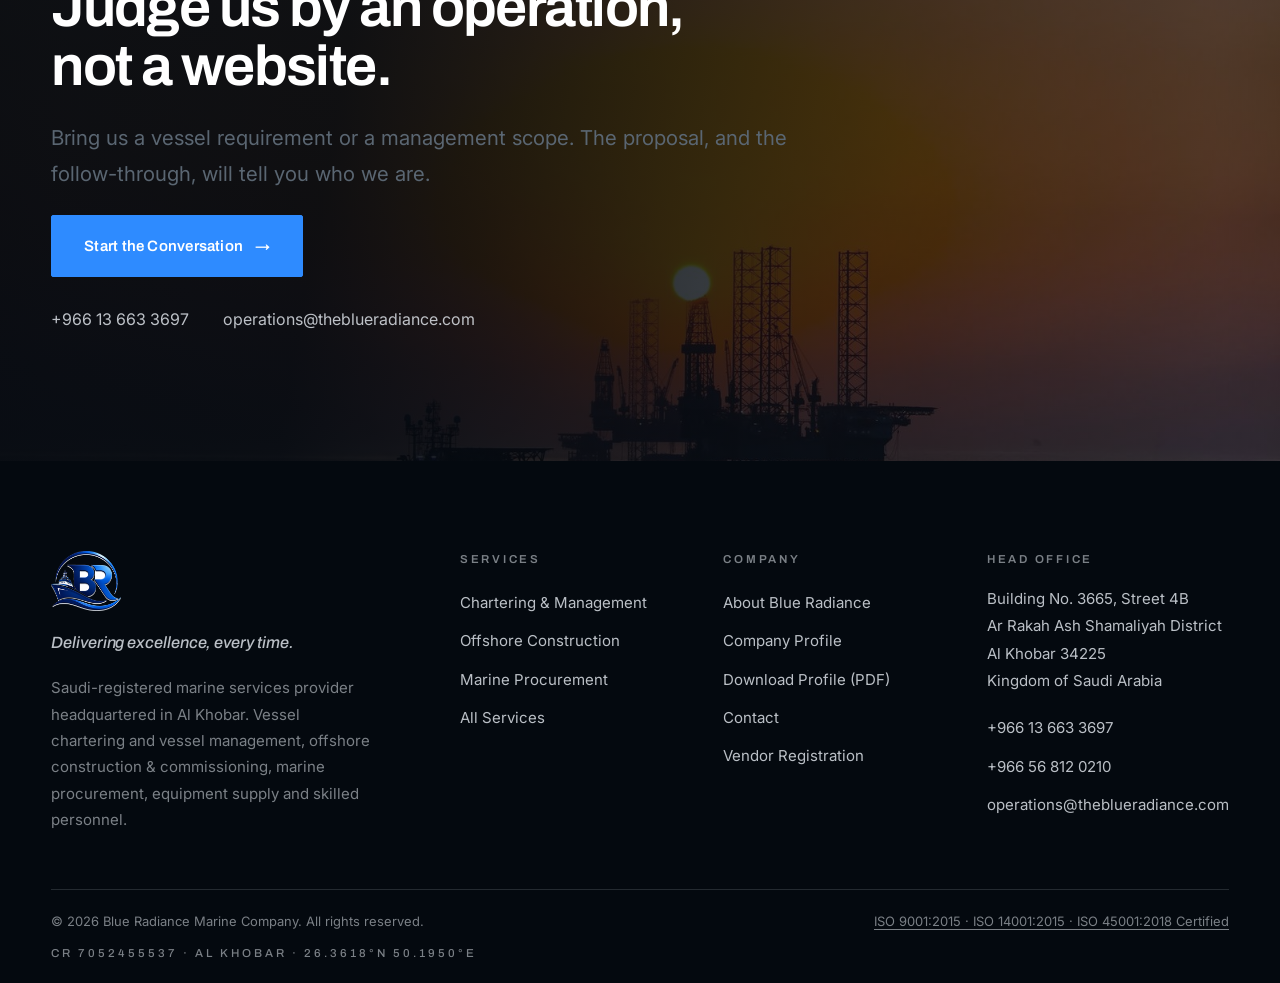
<file: about.html>
<!DOCTYPE html>
<html lang="en">
<head>
    <meta charset="UTF-8">
    <meta name="referrer" content="strict-origin-when-cross-origin">
    <meta name="viewport" content="width=device-width, initial-scale=1.0">

    <title>About Blue Radiance Marine Company | Al Khobar, Saudi Arabia</title>
    <meta name="description" content="Saudi-registered marine services provider in Al Khobar (CR 7052455537) with vessel chartering and vessel management at its core.">
    <link rel="canonical" href="https://theblueradiance.com/about.html">

    <meta property="og:type" content="website">
    <meta property="og:site_name" content="Blue Radiance Marine Company">
    <meta property="og:title" content="About Blue Radiance Marine Company">
    <meta property="og:description" content="Saudi-registered marine services provider in Al Khobar, with vessel chartering and vessel management at its core.">
    <meta property="og:url" content="https://theblueradiance.com/about.html">
    <meta property="og:image" content="https://theblueradiance.com/images/og-image.jpg">
    <meta property="og:image:width" content="1200">
    <meta property="og:image:height" content="630">
    <meta property="og:image:alt" content="Blue Radiance Marine Company, offshore support vessel at sea">
    <meta property="og:locale" content="en">
    <meta name="twitter:card" content="summary_large_image">
    <meta name="twitter:title" content="About Blue Radiance Marine Company">
    <meta name="twitter:description" content="Saudi-registered marine services provider in Al Khobar, with vessel chartering and management at its core.">
    <meta name="twitter:image" content="https://theblueradiance.com/images/og-image.jpg">

    <link rel="icon" type="image/png" href="images/favicon.png">
    <link rel="apple-touch-icon" href="images/apple-touch-icon.png">

    <link rel="preconnect" href="https://fonts.googleapis.com">
    <link rel="preconnect" href="https://fonts.gstatic.com" crossorigin>
    <link href="https://fonts.googleapis.com/css2?family=Archivo:ital,wght@0,500..700;1,500&family=Inter:wght@400..600&display=swap" rel="stylesheet">

    <link rel="preload" as="image" href="images/ahts-platform.jpg">

    <script>document.documentElement.className+=' js';</script>
    <link rel="stylesheet" href="assets/css/site.css">
    <script src="assets/js/site.js" defer></script>
    <script type="application/ld+json">
    {
      "@context": "https://schema.org",
      "@type": "BreadcrumbList",
      "itemListElement": [
        { "@type": "ListItem", "position": 1, "name": "Home", "item": "https://theblueradiance.com/" },
        { "@type": "ListItem", "position": 2, "name": "About", "item": "https://theblueradiance.com/about.html" }
      ]
    }
    </script>
    <script type="application/ld+json">
    {
      "@context": "https://schema.org",
      "@type": "AboutPage",
      "url": "https://theblueradiance.com/about.html",
      "name": "About Blue Radiance Marine Company",
      "description": "Saudi-registered marine services provider headquartered in Al Khobar, with vessel chartering and vessel management at its core.",
      "mainEntity": {
        "@type": "Organization",
        "@id": "https://theblueradiance.com/#org",
        "name": "Blue Radiance Marine Company",
        "url": "https://theblueradiance.com/",
        "foundingDate": "2026",
        "slogan": "Delivering excellence, every time.",
        "identifier": {
          "@type": "PropertyValue",
          "name": "Commercial Registration",
          "value": "7052455537"
        },
        "address": {
          "@type": "PostalAddress",
          "streetAddress": "Building No. 3665, Street 4B, Ar Rakah Ash Shamaliyah District",
          "addressLocality": "Al Khobar",
          "postalCode": "34225",
          "addressRegion": "Eastern Province",
          "addressCountry": "SA"
        },
        "areaServed": [
          "Dammam",
          "Ras Tanura",
          "Jubail",
          "Tanajib",
          "Khafji",
          "Arabian Gulf"
        ]
      }
    }
    </script>
</head>

<body>

    <a class="skip-link" href="#main">Skip to content</a>

    <header class="nav">
        <div class="nav-inner">
            <a href="index.html" class="brand" aria-label="Blue Radiance Marine Company, home">
                <img class="brand-mark" src="images/logo-mark.png" alt="" width="256" height="256">
                <span class="brand-name">
                    <span class="t">BLUE RADIANCE</span>
                    <span class="s">Marine Company</span>
                </span>
            </a>
            <nav aria-label="Primary">
                <ul class="nav-links">
                    <li><a href="vessel-chartering.html">Chartering &amp; Management</a></li>
                    <li><a href="services.html">Services</a></li>
                    <li><a href="about.html" class="active">About</a></li>
                    <li><a href="company-profile.html">Company Profile</a></li>
                    <li><a href="contact.html">Contact</a></li>
                    <li><a class="btn nav-cta" href="contact.html?service=Vessel%20Chartering"><span>Charter a Vessel</span></a></li>
                </ul>
            </nav>
            <button class="nav-burger" aria-expanded="false" aria-controls="mobileMenu" aria-label="Open menu">
                <span></span><span></span><span></span>
            </button>
        </div>
        <div class="nav-progress" aria-hidden="true"></div>
    </header>

    <div class="mobile-menu" id="mobileMenu">
        <ul>
            <li style="--i:0"><a href="index.html"><span class="idx">01</span>Home</a></li>
            <li style="--i:1"><a href="vessel-chartering.html"><span class="idx">02</span>Chartering &amp; Management</a></li>
            <li style="--i:2"><a href="services.html"><span class="idx">03</span>Services</a></li>
            <li style="--i:3"><a href="about.html" class="active"><span class="idx">04</span>About</a></li>
            <li style="--i:4"><a href="company-profile.html"><span class="idx">05</span>Company Profile</a></li>
            <li style="--i:5"><a href="contact.html"><span class="idx">06</span>Contact</a></li>
        </ul>
        <div class="mobile-menu-foot">
            <a href="tel:+966136633697">+966 13 663 3697</a>
            <a href="mailto:operations@theblueradiance.com">operations@theblueradiance.com</a>
            <span>Al Khobar · Eastern Province · Kingdom of Saudi Arabia</span>
        </div>
    </div>

    <main id="main">

    <!-- HERO -->
    <section class="hero hero-page kenburns" aria-label="About Blue Radiance">
        <div class="hero-media">
            <img src="images/ahts-platform.jpg" width="1600" height="1200"
                 alt="Anchor handling vessel working beneath the jacket structure of an offshore platform"
                 fetchpriority="high">
        </div>
        <div class="hero-scrim" aria-hidden="true"></div>
        <div class="hero-grid" aria-hidden="true"></div>
        <div class="shell hero-content">
            <p class="crumb" style="margin-bottom:22px"><a href="index.html">Home</a> <span aria-hidden="true">/</span> About</p>
            <h1 class="display-1 hero-title">
                <span class="ln"><span>About</span></span>
                <span class="ln"><span class="accent">Blue Radiance.</span></span>
            </h1>
            <p class="hero-sub">
                Vessels, crews and equipment managed to standard, so our clients'
                operations continue safely and on schedule.
            </p>
        </div>
    </section>

    <!-- WHO WE ARE -->
    <section class="section" aria-labelledby="who-title">
        <div class="shell">
            <div class="flagship">
                <div class="fl-copy prose">
                    <span class="num reveal" style="--i:0">01 · Who We Are</span>
                    <h2 id="who-title" class="display-2 reveal" style="--i:1">A marine services provider<br>with a core.</h2>
                    <p class="reveal" style="--i:2">
                        Blue Radiance Marine Company is a Saudi-registered marine services
                        provider headquartered in Al Khobar. Our core business is vessel
                        chartering and vessel management, supplying offshore support
                        vessels to owners, operators and contractors, and operating them
                        under full technical, crewing and compliance responsibility.
                    </p>
                    <p class="reveal" style="--i:3">
                        Around that core we deliver offshore construction &amp; commissioning
                        support, marine procurement, equipment supply, skilled offshore
                        manpower and marine support services, contracted as one accountable
                        scope or as individual work packages.
                    </p>
                    <p class="reveal" style="--i:4">
                        We operate from the Eastern Province, the centre of the Kingdom's
                        marine and energy activity, within reach of Dammam, Ras Tanura,
                        Jubail and the offshore fields of the Arabian Gulf. Our operations
                        team is available around the clock.
                    </p>
                </div>
                <div class="fl-media media-reveal reveal">
                    <div class="frame">
                        <img src="images/offshore-horizon.jpg"
                             alt="Support vessel and jack-up platform on the horizon under heavy sky"
                             loading="lazy" width="1600" height="2133">
                        <span class="corner" aria-hidden="true"></span>
                    </div>
                    <span class="tag">Est. 2026 · Al Khobar</span>
                </div>
            </div>
        </div>
    </section>

    <!-- VISION MISSION VALUES -->
    <section class="section on-dark" aria-labelledby="vmv-title">
        <div class="shell">
            <div class="sec-head reveal">
                <p class="kicker">Our Direction</p>
                <h2 id="vmv-title" class="display-2">Vision, mission &amp; values.</h2>
            </div>

            <div class="vmv">
                <div class="vmv-card is-feature reveal" style="--i:0">
                    <span class="vmv-icon" aria-hidden="true">
                        <svg viewBox="0 0 24 24" fill="none" stroke="currentColor" stroke-width="1.7"><path d="M2 12s3.6-6 10-6 10 6 10 6-3.6 6-10 6-10-6-10-6z"/><circle cx="12" cy="12" r="2.6"/></svg>
                    </span>
                    <h3>Vision</h3>
                    <p>To be a dependable, professionally managed provider of chartered and managed offshore vessels in the Kingdom, setting consistent standards in operational quality, safety performance and client service, and supporting Saudi Arabia's maritime growth in line with Vision 2030.</p>
                </div>
                <div class="vmv-card reveal" style="--i:1">
                    <span class="vmv-icon" aria-hidden="true">
                        <svg viewBox="0 0 24 24" fill="none" stroke="currentColor" stroke-width="1.7"><circle cx="12" cy="12" r="9"/><circle cx="12" cy="12" r="4.6"/><circle cx="12" cy="12" r="1"/></svg>
                    </span>
                    <h3>Mission</h3>
                    <p>To charter, operate and manage vessels, and to supply the crews, equipment and materials around them, safely, efficiently and transparently, with 24/7 responsiveness and disciplined reporting on every engagement.</p>
                </div>
                <div class="vmv-card reveal" style="--i:2">
                    <span class="vmv-icon" aria-hidden="true">
                        <svg viewBox="0 0 24 24" fill="none" stroke="currentColor" stroke-width="1.7"><path d="M12 3v18M5 8l7-4 7 4M4 8l-2 6a4 4 0 0 0 8 0L8 8M16 8l-2 6a4 4 0 0 0 8 0l-2-6"/></svg>
                    </span>
                    <h3>Values</h3>
                    <p>Integrity, safety and reliability guide every engagement. We operate transparently, respect our commitments, and shape responsive, client-centred solutions around each operation we support.</p>
                </div>
            </div>

            <div class="reveal" style="margin-top:clamp(36px,4.4vw,56px)">
                <p class="kicker" style="margin-bottom:20px">What We Stand By</p>
                <div class="chips">
                    <span class="chip"><span class="dot"></span>Integrity</span>
                    <span class="chip"><span class="dot"></span>Safety First</span>
                    <span class="chip"><span class="dot"></span>Reliability</span>
                    <span class="chip"><span class="dot"></span>Transparency</span>
                    <span class="chip"><span class="dot"></span>Operational Excellence</span>
                    <span class="chip"><span class="dot"></span>Client Focus</span>
                </div>
            </div>
        </div>
    </section>

    <!-- QUALITY -->
    <section class="section" aria-labelledby="quality-title">
        <div class="shell">
            <div class="sec-head reveal">
                <p class="kicker">Quality &amp; Compliance</p>
                <h2 id="quality-title" class="display-2">Dependable service comes<br>from disciplined process.</h2>
                <p class="lede">
                    We operate with a compliance-focused approach, transparent communication
                    and a commitment to delivering accurate, reliable results.
                </p>
            </div>
            <div class="val-grid on-light">
                <div class="val reveal" style="--i:0">
                    <span class="rule"></span>
                    <h3>Compliance-focused</h3>
                    <p style="color:var(--muted)">Operating approach aligned with recognised maritime good practice and client requirements.</p>
                </div>
                <div class="val reveal" style="--i:1">
                    <span class="rule"></span>
                    <h3>Structured processes</h3>
                    <p style="color:var(--muted)">Clear procedures and defined responsibilities so every movement is handled to standard.</p>
                </div>
                <div class="val reveal" style="--i:2">
                    <span class="rule"></span>
                    <h3>Transparent reporting</h3>
                    <p style="color:var(--muted)">Accurate reporting keeps shipowners and operators informed at every stage.</p>
                </div>
                <div class="val reveal" style="--i:3">
                    <span class="rule"></span>
                    <h3>Continuous improvement</h3>
                    <p style="color:var(--muted)">Performance reviewed and processes refined, improving reliability over time.</p>
                </div>
            </div>
            <p class="reveal" style="margin-top:clamp(30px,4vw,48px);color:var(--muted);font-size:.95rem;max-width:74ch;line-height:1.75;padding-top:26px;border-top:1px solid var(--line)">
                <strong style="color:var(--text);font-weight:600">Approvals.</strong>
                Blue Radiance Marine Company is a registered supplier in the Saudi Aramco
                Supplier Management System (Vendor Code 10119960), under the service-provider category.
            </p>
            <div class="certs reveal" id="certifications">
                <div class="certs-head">
                    <h3 class="certs-title">Certifications</h3>
                    <p class="certs-lede">
                        Blue Radiance Marine Company holds management-system certification to ISO 9001:2015,
                        ISO 14001:2015 and ISO 45001:2018, issued by Globus Certifications Pvt. Ltd. under
                        accreditation from United Accreditation Foundation Inc.
                    </p>
                </div>
                <div class="certs-mark">
                    <img src="images/iso-certification-mark.jpg" alt="Certification mark: ISO 9001:2015, ISO 14001:2015 and ISO 45001:2018 certified, certificates CB-MS-17-13, CB-MS-17-12 and CB-MS-17-20" width="1000" height="463" loading="lazy">
                </div>
                <div class="certs-grid">
                    <div class="cert-card">
                        <span class="cert-std">ISO 9001:2015</span>
                        <span class="cert-name">Quality Management System</span>
                        <span class="cert-no">Certificate CB-MS-1713</span>
                        <a class="cert-link" href="documents/Blue-Radiance-ISO-9001-2015-Certificate.pdf" target="_blank" rel="noopener">View certificate (PDF)</a>
                    </div>
                    <div class="cert-card">
                        <span class="cert-std">ISO 14001:2015</span>
                        <span class="cert-name">Environmental Management System</span>
                        <span class="cert-no">Certificate CB-MS-1712</span>
                        <a class="cert-link" href="documents/Blue-Radiance-ISO-14001-2015-Certificate.pdf" target="_blank" rel="noopener">View certificate (PDF)</a>
                    </div>
                    <div class="cert-card">
                        <span class="cert-std">ISO 45001:2018</span>
                        <span class="cert-name">Occupational Health &amp; Safety Management System</span>
                        <span class="cert-no">Certificate CB-MS-1720</span>
                        <a class="cert-link" href="documents/Blue-Radiance-ISO-45001-2018-Certificate.pdf" target="_blank" rel="noopener">View certificate (PDF)</a>
                    </div>
                </div>
                <p class="certs-scope">
                    <strong>Scope:</strong> vessel chartering and vessel management; marine technical services including
                    vessel maintenance, repair, engineering and technical support; offshore and onshore construction and
                    commissioning support; marine materials and equipment procurement; supply of marine and offshore tools
                    and equipment; provision of skilled marine, offshore and construction personnel; food supply and procurement.
                    First issued 16 November 2026. Certification is maintained through annual surveillance audits.
                </p>
            </div>
        </div>
    </section>

    <!-- HSE -->
    <section class="section on-deep" aria-labelledby="hse-title">
        <div class="shell">
            <div class="flagship">
                <div class="fl-media media-reveal reveal">
                    <div class="frame">
                        <img src="images/offshore-crew-hse.jpg"
                             alt="Offshore crew in coveralls and helmets working beside rescue craft on deck at golden hour"
                             loading="lazy" width="1600" height="1200">
                        <span class="corner" aria-hidden="true"></span>
                    </div>
                    <span class="tag">HSE on Deck</span>
                </div>
                <div class="fl-copy">
                    <span class="num reveal" style="--i:0">04 · Health, Safety &amp; Environment</span>
                    <h2 id="hse-title" class="display-2 reveal" style="--i:1">Safe operations are<br>good operations.</h2>
                    <p class="reveal" style="--i:2;color:var(--fog)">
                        Our HSE approach is built around prevention, clear responsibility and
                        continuous improvement, protecting people, assets and the marine
                        environment.
                    </p>
                    <ul>
                        <li class="reveal" style="--i:3">Safety-first culture across every operation</li>
                        <li class="reveal" style="--i:4">Careful planning &amp; risk awareness before execution</li>
                        <li class="reveal" style="--i:5">24/7 operational oversight and rapid response</li>
                        <li class="reveal" style="--i:6">Compliance with client HSE requirements</li>
                        <li class="reveal" style="--i:7">Incident review &amp; lessons-learned to prevent recurrence</li>
                        <li class="reveal" style="--i:8">Environmentally responsible operating practices</li>
                    </ul>
                </div>
            </div>
        </div>
    </section>

    <!-- CREDENTIALS -->
    <section class="section" aria-labelledby="cred-title">
        <div class="shell">
            <div class="sec-head reveal">
                <p class="kicker">Company Snapshot</p>
                <h2 id="cred-title" class="display-2">On the record.</h2>
                <p class="lede">
                    A Saudi-registered marine services company operating from the Eastern
                    Province, with a verified corporate banking relationship and a modern,
                    compliance-focused operating approach.
                </p>
            </div>
            <div class="cred-grid">
                <div class="cred reveal" style="--i:0">
                    <span class="k">Legal Entity</span>
                    <span class="v">Blue Radiance Marine Company</span>
                    <span class="s">Saudi-registered marine services company · Est. 2026</span>
                </div>
                <div class="cred reveal" style="--i:1">
                    <span class="k">C.R. Number</span>
                    <span class="v">7052455537</span>
                    <span class="s">Kingdom of Saudi Arabia</span>
                </div>
                <div class="cred reveal" style="--i:2">
                    <span class="k">Head Office</span>
                    <span class="v">Al Khobar 34225</span>
                    <span class="s">Bldg 3665, Street 4B, Ar Rakah Ash Shamaliyah Dist.</span>
                </div>
                <div class="cred reveal" style="--i:3">
                    <span class="k">Corporate Banking</span>
                    <span class="v">Banque Saudi Fransi</span>
                    <span class="s">Verified corporate account (SAR)</span>
                </div>
            </div>
            <div class="reveal" style="margin-top:clamp(34px,4.4vw,52px);display:flex;flex-wrap:wrap;gap:14px">
                <a class="btn" href="company-profile.html"><span>View Company Profile</span> <span class="arr">→</span></a>
                <a class="btn btn-ghost-ink" href="documents/Blue-Radiance-Marine-Company-Profile-2026.pdf?v=20261116" download><span>Download Profile (PDF)</span></a>
            </div>
        </div>
    </section>

    <!-- CTA -->
    <section class="cta-band section" aria-labelledby="cta-title">
        <div class="cta-media" aria-hidden="true">
            <img src="images/gulf-sunset.jpg" alt="" loading="lazy" width="1600" height="2133">
        </div>
        <div class="cta-scrim" aria-hidden="true"></div>
        <div class="shell">
            <div class="cta-inner reveal">
                <p class="kicker">Work With Us</p>
                <h2 id="cta-title" class="display-2">Judge us by an operation,<br>not a website.</h2>
                <p class="lede">
                    Bring us a vessel requirement or a management scope. The proposal, and
                    the follow-through, will tell you who we are.
                </p>
                <a class="btn" href="contact.html"><span>Start the Conversation</span> <span class="arr">→</span></a>
                <div class="cta-contact">
                    <a href="tel:+966136633697">+966 13 663 3697</a>
                    <a href="mailto:operations@theblueradiance.com">operations@theblueradiance.com</a>
                </div>
            </div>
        </div>
    </section>

    </main>

    <footer class="site-foot">
        <div class="shell">
            <div class="foot-grid">
                <div class="foot-brand">
                    <img class="brand-mark" src="images/logo-mark.png" alt="" width="256" height="256" loading="lazy">
                    <p class="foot-motto">Delivering excellence, every time.</p>
                    <p class="foot-tag">
                        Saudi-registered marine services provider headquartered in Al Khobar.
                        Vessel chartering and vessel management, offshore construction &amp;
                        commissioning, marine procurement, equipment supply and skilled personnel.
                    </p>
                </div>
                <div class="foot-col">
                    <h2 class="foot-h">Services</h2>
                    <ul>
                        <li><a href="vessel-chartering.html">Chartering &amp; Management</a></li>
                        <li><a href="services.html#offshore-construction">Offshore Construction</a></li>
                        <li><a href="services.html#marine-procurement">Marine Procurement</a></li>
                        <li><a href="services.html">All Services</a></li>
                    </ul>
                </div>
                <div class="foot-col">
                    <h2 class="foot-h">Company</h2>
                    <ul>
                        <li><a href="about.html">About Blue Radiance</a></li>
                        <li><a href="company-profile.html">Company Profile</a></li>
                        <li><a href="documents/Blue-Radiance-Marine-Company-Profile-2026.pdf?v=20261116" download>Download Profile (PDF)</a></li>
                        <li><a href="contact.html">Contact</a></li>
                    <li><a href="vendor-registration.html">Vendor Registration</a></li>
                    </ul>
                </div>
                <div class="foot-col">
                    <h2 class="foot-h">Head Office</h2>
                    <address>
                        Building No. 3665, Street 4B<br>
                        Ar Rakah Ash Shamaliyah District<br>
                        Al Khobar 34225<br>
                        Kingdom of Saudi Arabia
                    </address>
                    <ul style="margin-top:16px">
                        <li><a href="tel:+966136633697">+966 13 663 3697</a></li>
                        <li><a href="tel:+966568120210">+966 56 812 0210</a></li>
                        <li><a href="mailto:operations@theblueradiance.com">operations@theblueradiance.com</a></li>
                    </ul>
                </div>
            </div>
            <div class="foot-bar">
                <span>© 2026 Blue Radiance Marine Company. All rights reserved.</span>
                <span><a class="foot-iso" href="about.html#certifications">ISO 9001:2015 · ISO 14001:2015 · ISO 45001:2018 Certified</a></span>
                <span class="coords">CR 7052455537 · Al Khobar · 26.3618°N 50.1950°E</span>
            </div>
        </div>
    </footer>

</body>
</html>
</file>
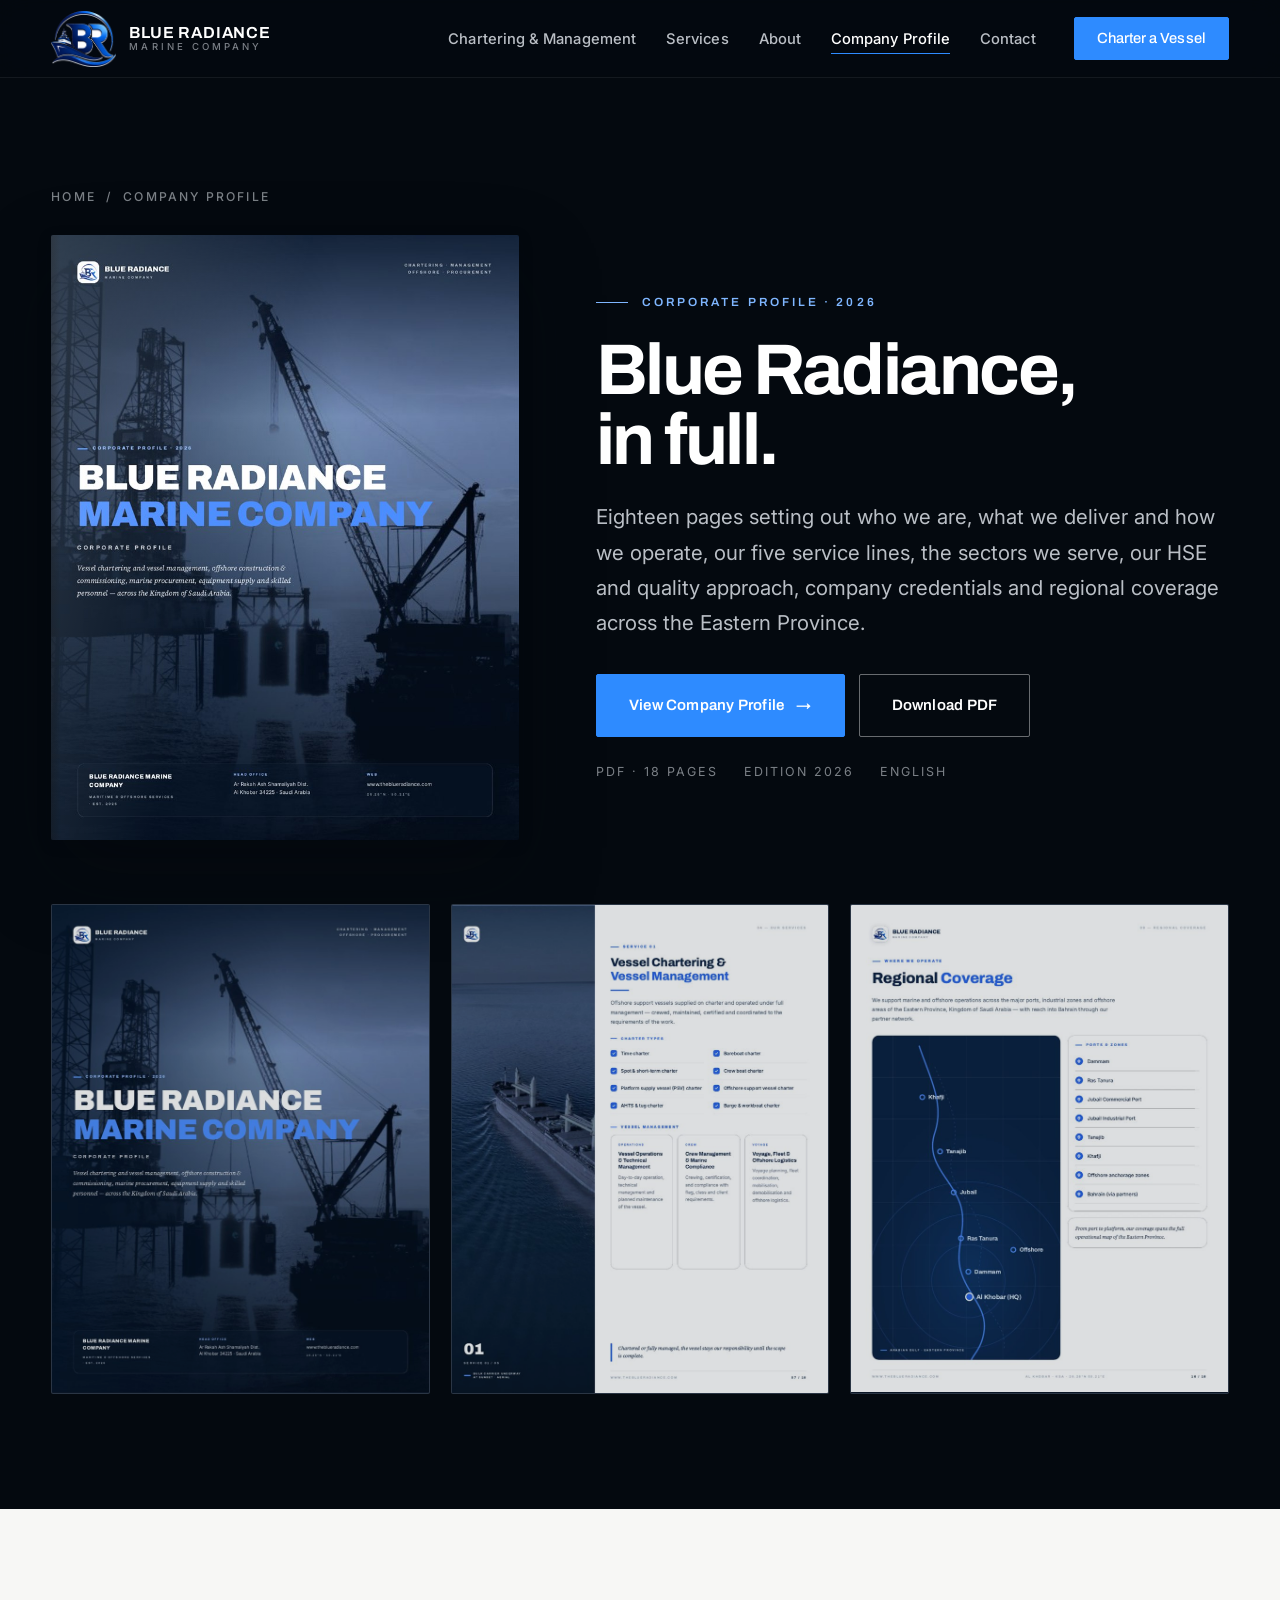
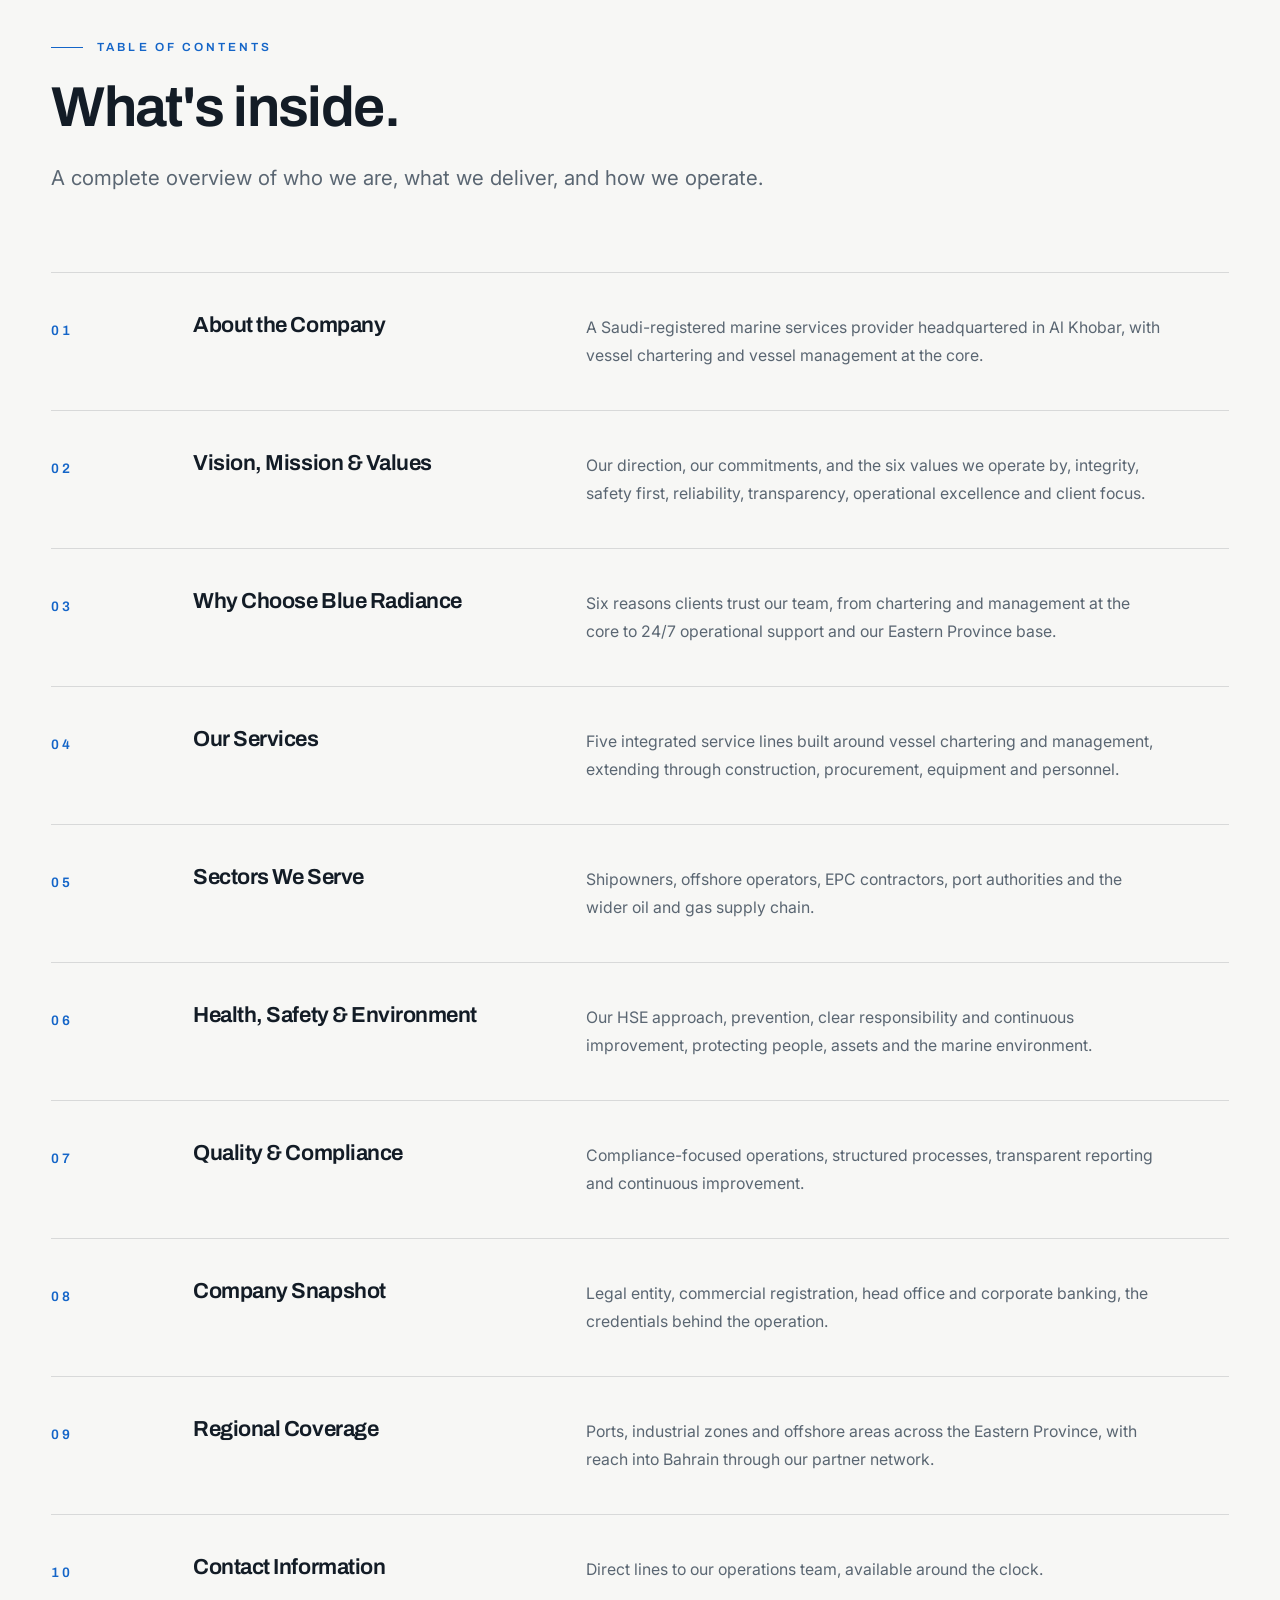
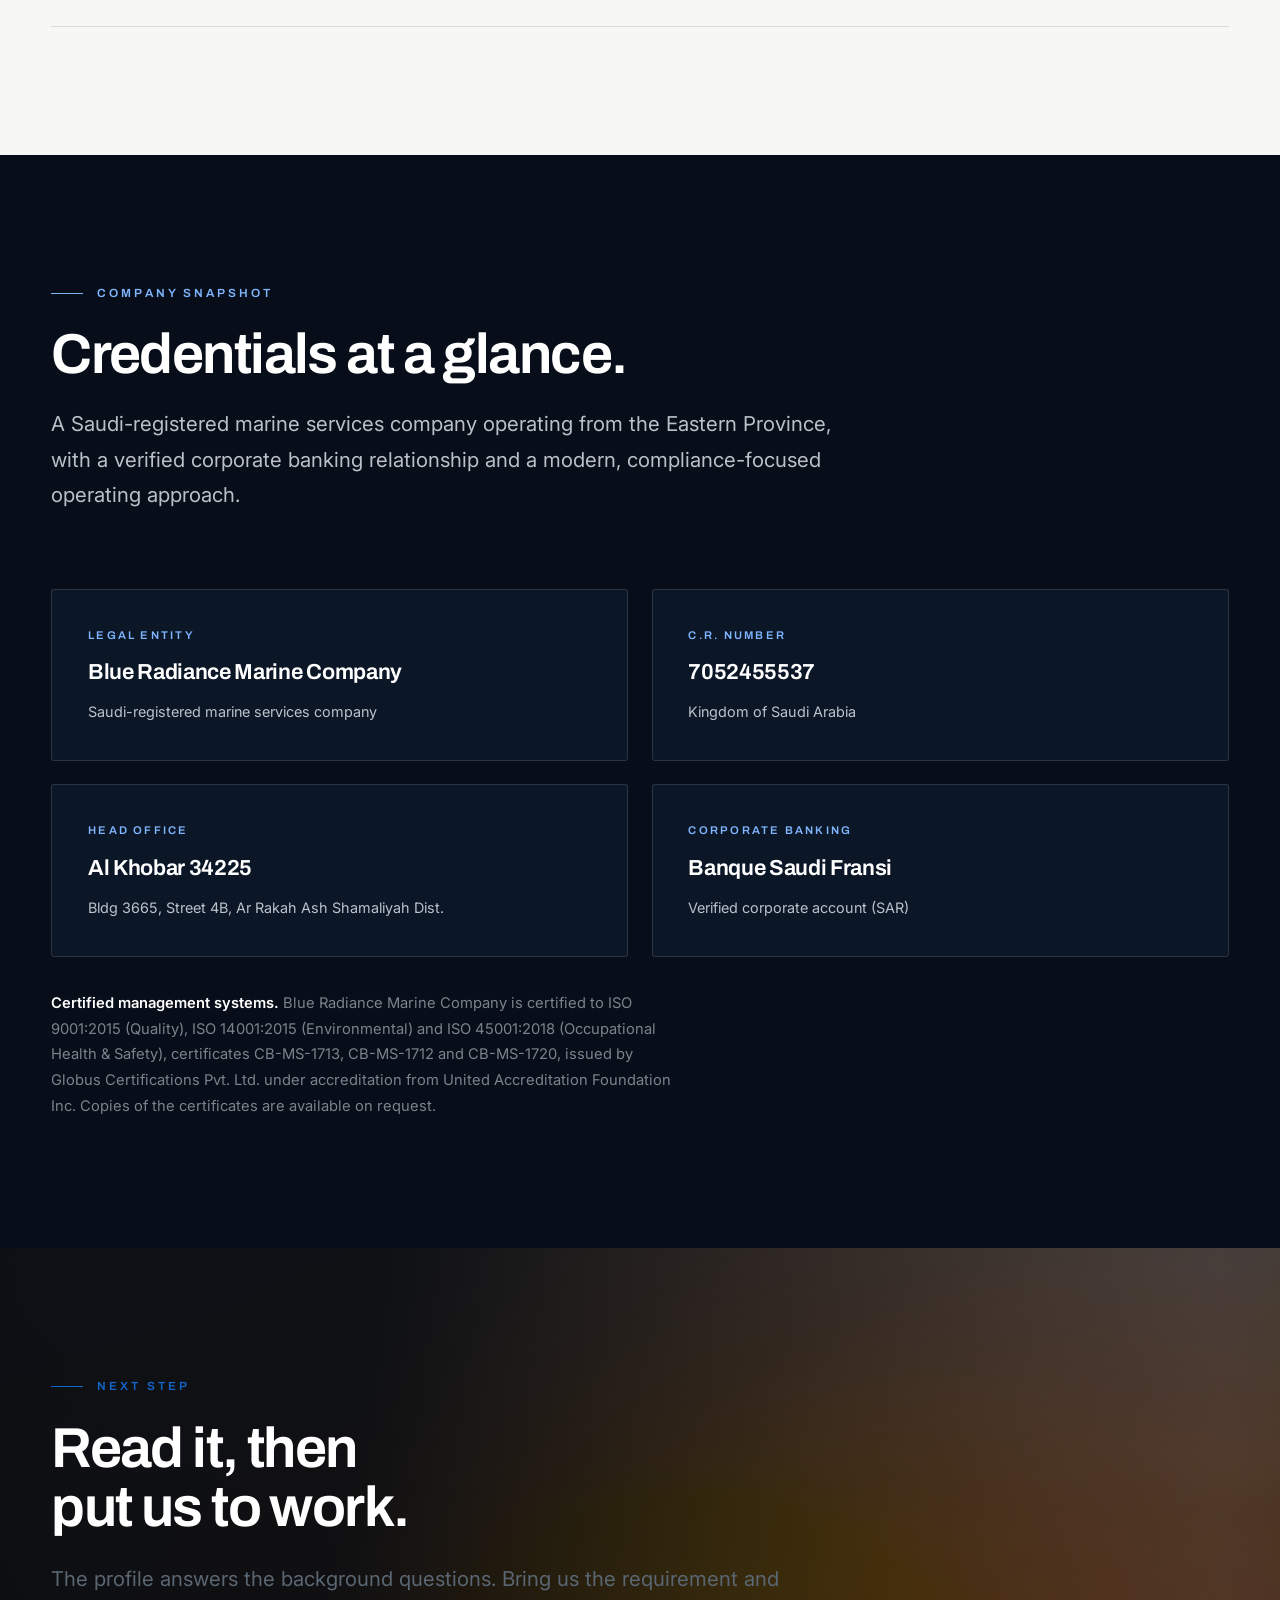
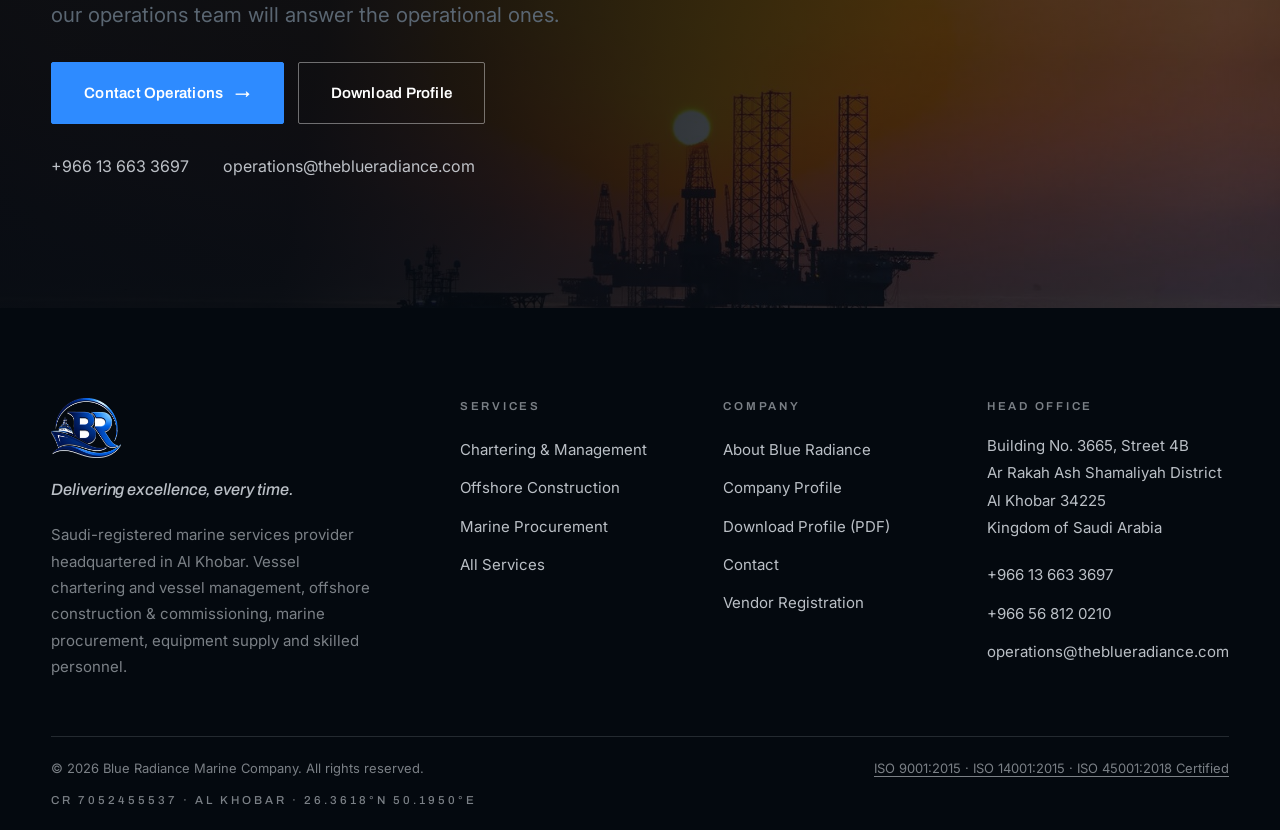
<file: company-profile.html>
<!DOCTYPE html>
<html lang="en">
<head>
    <meta charset="UTF-8">
    <meta name="referrer" content="strict-origin-when-cross-origin">
    <meta name="viewport" content="width=device-width, initial-scale=1.0">

    <title>Company Profile 2026 | Blue Radiance Marine Company</title>
    <meta name="description" content="Services, sectors served, HSE approach, quality and company credentials. View online or download the Blue Radiance corporate profile PDF.">
    <link rel="canonical" href="https://theblueradiance.com/company-profile.html">

    <meta property="og:type" content="website">
    <meta property="og:site_name" content="Blue Radiance Marine Company">
    <meta property="og:title" content="Blue Radiance Marine Company, Corporate Profile 2026">
    <meta property="og:description" content="Services, sectors, HSE, quality and credentials, the full company profile.">
    <meta property="og:url" content="https://theblueradiance.com/company-profile.html">
    <meta property="og:image" content="https://theblueradiance.com/images/og-image.jpg">
    <meta property="og:image:width" content="1200">
    <meta property="og:image:height" content="630">
    <meta property="og:image:alt" content="Blue Radiance Marine Company, offshore support vessel at sea">
    <meta property="og:locale" content="en">
    <meta name="twitter:card" content="summary_large_image">
    <meta name="twitter:title" content="Blue Radiance Marine Company Profile 2026">
    <meta name="twitter:description" content="Who we are, what we deliver and how we operate, services, sectors, HSE, quality and credentials.">
    <meta name="twitter:image" content="https://theblueradiance.com/images/og-image.jpg">

    <link rel="icon" type="image/png" href="images/favicon.png">
    <link rel="apple-touch-icon" href="images/apple-touch-icon.png">

    <link rel="preconnect" href="https://fonts.googleapis.com">
    <link rel="preconnect" href="https://fonts.gstatic.com" crossorigin>
    <link href="https://fonts.googleapis.com/css2?family=Archivo:ital,wght@0,500..700;1,500&family=Inter:wght@400..600&display=swap" rel="stylesheet">

    <script>document.documentElement.className+=' js';</script>
    <link rel="stylesheet" href="assets/css/site.css">
    <script src="assets/js/site.js" defer></script>
    <script type="application/ld+json">
    {
      "@context": "https://schema.org",
      "@type": "BreadcrumbList",
      "itemListElement": [
        { "@type": "ListItem", "position": 1, "name": "Home", "item": "https://theblueradiance.com/" },
        { "@type": "ListItem", "position": 2, "name": "Company Profile", "item": "https://theblueradiance.com/company-profile.html" }
      ]
    }
    </script>
    <script type="application/ld+json">
    {
      "@context": "https://schema.org",
      "@type": "WebPage",
      "url": "https://theblueradiance.com/company-profile.html",
      "name": "Blue Radiance Marine Company Profile 2026",
      "description": "Corporate profile covering services, sectors served, HSE, quality and company credentials.",
      "about": {
        "@id": "https://theblueradiance.com/#org"
      },
      "mainEntity": {
        "@type": "DigitalDocument",
        "name": "Blue Radiance Marine Company, Corporate Profile 2026",
        "encodingFormat": "application/pdf",
        "inLanguage": "en",
        "url": "https://theblueradiance.com/documents/Blue-Radiance-Marine-Company-Profile-2026.pdf?v=20261116",
        "author": {
          "@id": "https://theblueradiance.com/#org"
        }
      }
    }
    </script>
</head>

<body>

    <a class="skip-link" href="#main">Skip to content</a>

    <header class="nav is-solid">
        <div class="nav-inner">
            <a href="index.html" class="brand" aria-label="Blue Radiance Marine Company, home">
                <img class="brand-mark" src="images/logo-mark.png" alt="" width="256" height="256">
                <span class="brand-name">
                    <span class="t">BLUE RADIANCE</span>
                    <span class="s">Marine Company</span>
                </span>
            </a>
            <nav aria-label="Primary">
                <ul class="nav-links">
                    <li><a href="vessel-chartering.html">Chartering &amp; Management</a></li>
                    <li><a href="services.html">Services</a></li>
                    <li><a href="about.html">About</a></li>
                    <li><a href="company-profile.html" class="active">Company Profile</a></li>
                    <li><a href="contact.html">Contact</a></li>
                    <li><a class="btn nav-cta" href="contact.html?service=Vessel%20Chartering"><span>Charter a Vessel</span></a></li>
                </ul>
            </nav>
            <button class="nav-burger" aria-expanded="false" aria-controls="mobileMenu" aria-label="Open menu">
                <span></span><span></span><span></span>
            </button>
        </div>
        <div class="nav-progress" aria-hidden="true"></div>
    </header>

    <div class="mobile-menu" id="mobileMenu">
        <ul>
            <li style="--i:0"><a href="index.html"><span class="idx">01</span>Home</a></li>
            <li style="--i:1"><a href="vessel-chartering.html"><span class="idx">02</span>Chartering &amp; Management</a></li>
            <li style="--i:2"><a href="services.html"><span class="idx">03</span>Services</a></li>
            <li style="--i:3"><a href="about.html"><span class="idx">04</span>About</a></li>
            <li style="--i:4"><a href="company-profile.html" class="active"><span class="idx">05</span>Company Profile</a></li>
            <li style="--i:5"><a href="contact.html"><span class="idx">06</span>Contact</a></li>
        </ul>
        <div class="mobile-menu-foot">
            <a href="tel:+966136633697">+966 13 663 3697</a>
            <a href="mailto:operations@theblueradiance.com">operations@theblueradiance.com</a>
            <span>Al Khobar · Eastern Province · Kingdom of Saudi Arabia</span>
        </div>
    </div>

    <main id="main">

    <!-- HERO / SHOWCASE -->
    <section class="on-deep" style="padding-top:calc(var(--nav-safe) + clamp(56px,8vw,110px));padding-bottom:clamp(72px,9vw,130px)">
        <div class="shell">
            <p class="crumb" style="margin-bottom:24px"><a href="index.html">Home</a> <span aria-hidden="true">/</span> Company Profile</p>
            <div class="profile-layout">
                <div class="profile-cover reveal">
                    <div class="sheet">
                        <img src="images/profile-cover.jpg"
                             alt="Cover of the Blue Radiance Marine Company Corporate Profile 2026"
                             width="800" height="1035" fetchpriority="high">
                        <span class="spine" aria-hidden="true"></span>
                    </div>
                </div>
                <div>
                    <p class="kicker" style="margin-bottom:22px">Corporate Profile · 2026</p>
                    <h1 class="display-1" style="max-width:12ch;font-size:clamp(2.6rem,5.6vw,4.6rem)">Blue Radiance, in full.</h1>
                    <p class="lede" style="margin-top:24px">
                        Eighteen pages setting out who we are, what we deliver and how we
                        operate, our five service lines, the sectors we serve, our HSE and
                        quality approach, company credentials and regional coverage across
                        the Eastern Province.
                    </p>
                    <div class="profile-actions" style="margin-top:34px">
                        <a class="btn" href="documents/Blue-Radiance-Marine-Company-Profile-2026.pdf?v=20261116" target="_blank" rel="noopener">
                            <span>View Company Profile</span> <span class="arr">→</span>
                        </a>
                        <a class="btn btn-ghost" href="documents/Blue-Radiance-Marine-Company-Profile-2026.pdf?v=20261116" download>
                            <span>Download PDF</span>
                        </a>
                    </div>
                    <p class="profile-meta"><span>PDF · 18 Pages</span><span>Edition 2026</span><span>English</span></p>
                </div>
            </div>

            <div class="profile-strip">
                <figure class="reveal" style="--i:0">
                    <img src="images/profile-cover.jpg" alt="Profile cover page" loading="lazy" width="800" height="1035">
                </figure>
                <figure class="reveal" style="--i:1">
                    <img src="images/profile-spread-01.jpg" alt="Profile page detailing vessel chartering and vessel management" loading="lazy" width="800" height="1035">
                </figure>
                <figure class="reveal" style="--i:2">
                    <img src="images/profile-spread-02.jpg" alt="Profile page showing regional coverage across the Eastern Province" loading="lazy" width="800" height="1035">
                </figure>
            </div>
        </div>
    </section>

    <!-- WHAT'S INSIDE -->
    <section class="section" aria-labelledby="inside-title">
        <div class="shell">
            <div class="sec-head reveal">
                <p class="kicker">Table of Contents</p>
                <h2 id="inside-title" class="display-2">What's inside.</h2>
                <p class="lede">
                    A complete overview of who we are, what we deliver, and how we operate.
                </p>
            </div>

            <div class="detail-list">
                <div class="detail-row reveal">
                    <span class="no">01</span>
                    <h3>About the Company</h3>
                    <p>A Saudi-registered marine services provider headquartered in Al Khobar, with vessel chartering and vessel management at the core.</p>
                </div>
                <div class="detail-row reveal">
                    <span class="no">02</span>
                    <h3>Vision, Mission &amp; Values</h3>
                    <p>Our direction, our commitments, and the six values we operate by, integrity, safety first, reliability, transparency, operational excellence and client focus.</p>
                </div>
                <div class="detail-row reveal">
                    <span class="no">03</span>
                    <h3>Why Choose Blue Radiance</h3>
                    <p>Six reasons clients trust our team, from chartering and management at the core to 24/7 operational support and our Eastern Province base.</p>
                </div>
                <div class="detail-row reveal">
                    <span class="no">04</span>
                    <h3>Our Services</h3>
                    <p>Five integrated service lines built around vessel chartering and management, extending through construction, procurement, equipment and personnel.</p>
                </div>
                <div class="detail-row reveal">
                    <span class="no">05</span>
                    <h3>Sectors We Serve</h3>
                    <p>Shipowners, offshore operators, EPC contractors, port authorities and the wider oil and gas supply chain.</p>
                </div>
                <div class="detail-row reveal">
                    <span class="no">06</span>
                    <h3>Health, Safety &amp; Environment</h3>
                    <p>Our HSE approach, prevention, clear responsibility and continuous improvement, protecting people, assets and the marine environment.</p>
                </div>
                <div class="detail-row reveal">
                    <span class="no">07</span>
                    <h3>Quality &amp; Compliance</h3>
                    <p>Compliance-focused operations, structured processes, transparent reporting and continuous improvement.</p>
                </div>
                <div class="detail-row reveal">
                    <span class="no">08</span>
                    <h3>Company Snapshot</h3>
                    <p>Legal entity, commercial registration, head office and corporate banking, the credentials behind the operation.</p>
                </div>
                <div class="detail-row reveal">
                    <span class="no">09</span>
                    <h3>Regional Coverage</h3>
                    <p>Ports, industrial zones and offshore areas across the Eastern Province, with reach into Bahrain through our partner network.</p>
                </div>
                <div class="detail-row reveal">
                    <span class="no">10</span>
                    <h3>Contact Information</h3>
                    <p>Direct lines to our operations team, available around the clock.</p>
                </div>
            </div>
        </div>
    </section>

    <!-- CREDENTIALS -->
    <section class="section on-dark" aria-labelledby="cred-title">
        <div class="shell">
            <div class="sec-head reveal">
                <p class="kicker">Company Snapshot</p>
                <h2 id="cred-title" class="display-2">Credentials at a glance.</h2>
                <p class="lede">
                    A Saudi-registered marine services company operating from the Eastern
                    Province, with a verified corporate banking relationship and a modern,
                    compliance-focused operating approach.
                </p>
            </div>
            <div class="cred-grid">
                <div class="cred reveal" style="--i:0">
                    <span class="k">Legal Entity</span>
                    <span class="v">Blue Radiance Marine Company</span>
                    <span class="s">Saudi-registered marine services company</span>
                </div>
                <div class="cred reveal" style="--i:1">
                    <span class="k">C.R. Number</span>
                    <span class="v">7052455537</span>
                    <span class="s">Kingdom of Saudi Arabia</span>
                </div>
                <div class="cred reveal" style="--i:2">
                    <span class="k">Head Office</span>
                    <span class="v">Al Khobar 34225</span>
                    <span class="s">Bldg 3665, Street 4B, Ar Rakah Ash Shamaliyah Dist.</span>
                </div>
                <div class="cred reveal" style="--i:3">
                    <span class="k">Corporate Banking</span>
                    <span class="v">Banque Saudi Fransi</span>
                    <span class="s">Verified corporate account (SAR)</span>
                </div>
            </div>
            <p class="reveal" style="margin-top:34px;color:var(--fog-dim);font-size:.92rem;max-width:70ch;line-height:1.75">
                <strong style="color:#fff;font-weight:600">Certified management systems.</strong>
                Blue Radiance Marine Company is certified to ISO 9001:2015 (Quality),
                ISO 14001:2015 (Environmental) and ISO 45001:2018 (Occupational Health &amp; Safety),
                certificates CB-MS-1713, CB-MS-1712 and CB-MS-1720, issued by Globus Certifications
                Pvt. Ltd. under accreditation from United Accreditation Foundation Inc.
                Copies of the certificates are available on request.
            </p>
        </div>
    </section>

    <!-- CTA -->
    <section class="cta-band section" aria-labelledby="cta-title">
        <div class="cta-media" aria-hidden="true">
            <img src="images/gulf-sunset.jpg" alt="" loading="lazy" width="1600" height="2133">
        </div>
        <div class="cta-scrim" aria-hidden="true"></div>
        <div class="shell">
            <div class="cta-inner reveal">
                <p class="kicker">Next Step</p>
                <h2 id="cta-title" class="display-2">Read it, then<br>put us to work.</h2>
                <p class="lede">
                    The profile answers the background questions. Bring us the requirement
                    and our operations team will answer the operational ones.
                </p>
                <div class="profile-actions">
                    <a class="btn" href="contact.html"><span>Contact Operations</span> <span class="arr">→</span></a>
                    <a class="btn btn-ghost" href="documents/Blue-Radiance-Marine-Company-Profile-2026.pdf?v=20261116" download><span>Download Profile</span></a>
                </div>
                <div class="cta-contact">
                    <a href="tel:+966136633697">+966 13 663 3697</a>
                    <a href="mailto:operations@theblueradiance.com">operations@theblueradiance.com</a>
                </div>
            </div>
        </div>
    </section>

    </main>

    <footer class="site-foot">
        <div class="shell">
            <div class="foot-grid">
                <div class="foot-brand">
                    <img class="brand-mark" src="images/logo-mark.png" alt="" width="256" height="256" loading="lazy">
                    <p class="foot-motto">Delivering excellence, every time.</p>
                    <p class="foot-tag">
                        Saudi-registered marine services provider headquartered in Al Khobar.
                        Vessel chartering and vessel management, offshore construction &amp;
                        commissioning, marine procurement, equipment supply and skilled personnel.
                    </p>
                </div>
                <div class="foot-col">
                    <h2 class="foot-h">Services</h2>
                    <ul>
                        <li><a href="vessel-chartering.html">Chartering &amp; Management</a></li>
                        <li><a href="services.html#offshore-construction">Offshore Construction</a></li>
                        <li><a href="services.html#marine-procurement">Marine Procurement</a></li>
                        <li><a href="services.html">All Services</a></li>
                    </ul>
                </div>
                <div class="foot-col">
                    <h2 class="foot-h">Company</h2>
                    <ul>
                        <li><a href="about.html">About Blue Radiance</a></li>
                        <li><a href="company-profile.html">Company Profile</a></li>
                        <li><a href="documents/Blue-Radiance-Marine-Company-Profile-2026.pdf?v=20261116" download>Download Profile (PDF)</a></li>
                        <li><a href="contact.html">Contact</a></li>
                    <li><a href="vendor-registration.html">Vendor Registration</a></li>
                    </ul>
                </div>
                <div class="foot-col">
                    <h2 class="foot-h">Head Office</h2>
                    <address>
                        Building No. 3665, Street 4B<br>
                        Ar Rakah Ash Shamaliyah District<br>
                        Al Khobar 34225<br>
                        Kingdom of Saudi Arabia
                    </address>
                    <ul style="margin-top:16px">
                        <li><a href="tel:+966136633697">+966 13 663 3697</a></li>
                        <li><a href="tel:+966568120210">+966 56 812 0210</a></li>
                        <li><a href="mailto:operations@theblueradiance.com">operations@theblueradiance.com</a></li>
                    </ul>
                </div>
            </div>
            <div class="foot-bar">
                <span>© 2026 Blue Radiance Marine Company. All rights reserved.</span>
                <span><a class="foot-iso" href="about.html#certifications">ISO 9001:2015 · ISO 14001:2015 · ISO 45001:2018 Certified</a></span>
                <span class="coords">CR 7052455537 · Al Khobar · 26.3618°N 50.1950°E</span>
            </div>
        </div>
    </footer>

</body>
</html>
</file>
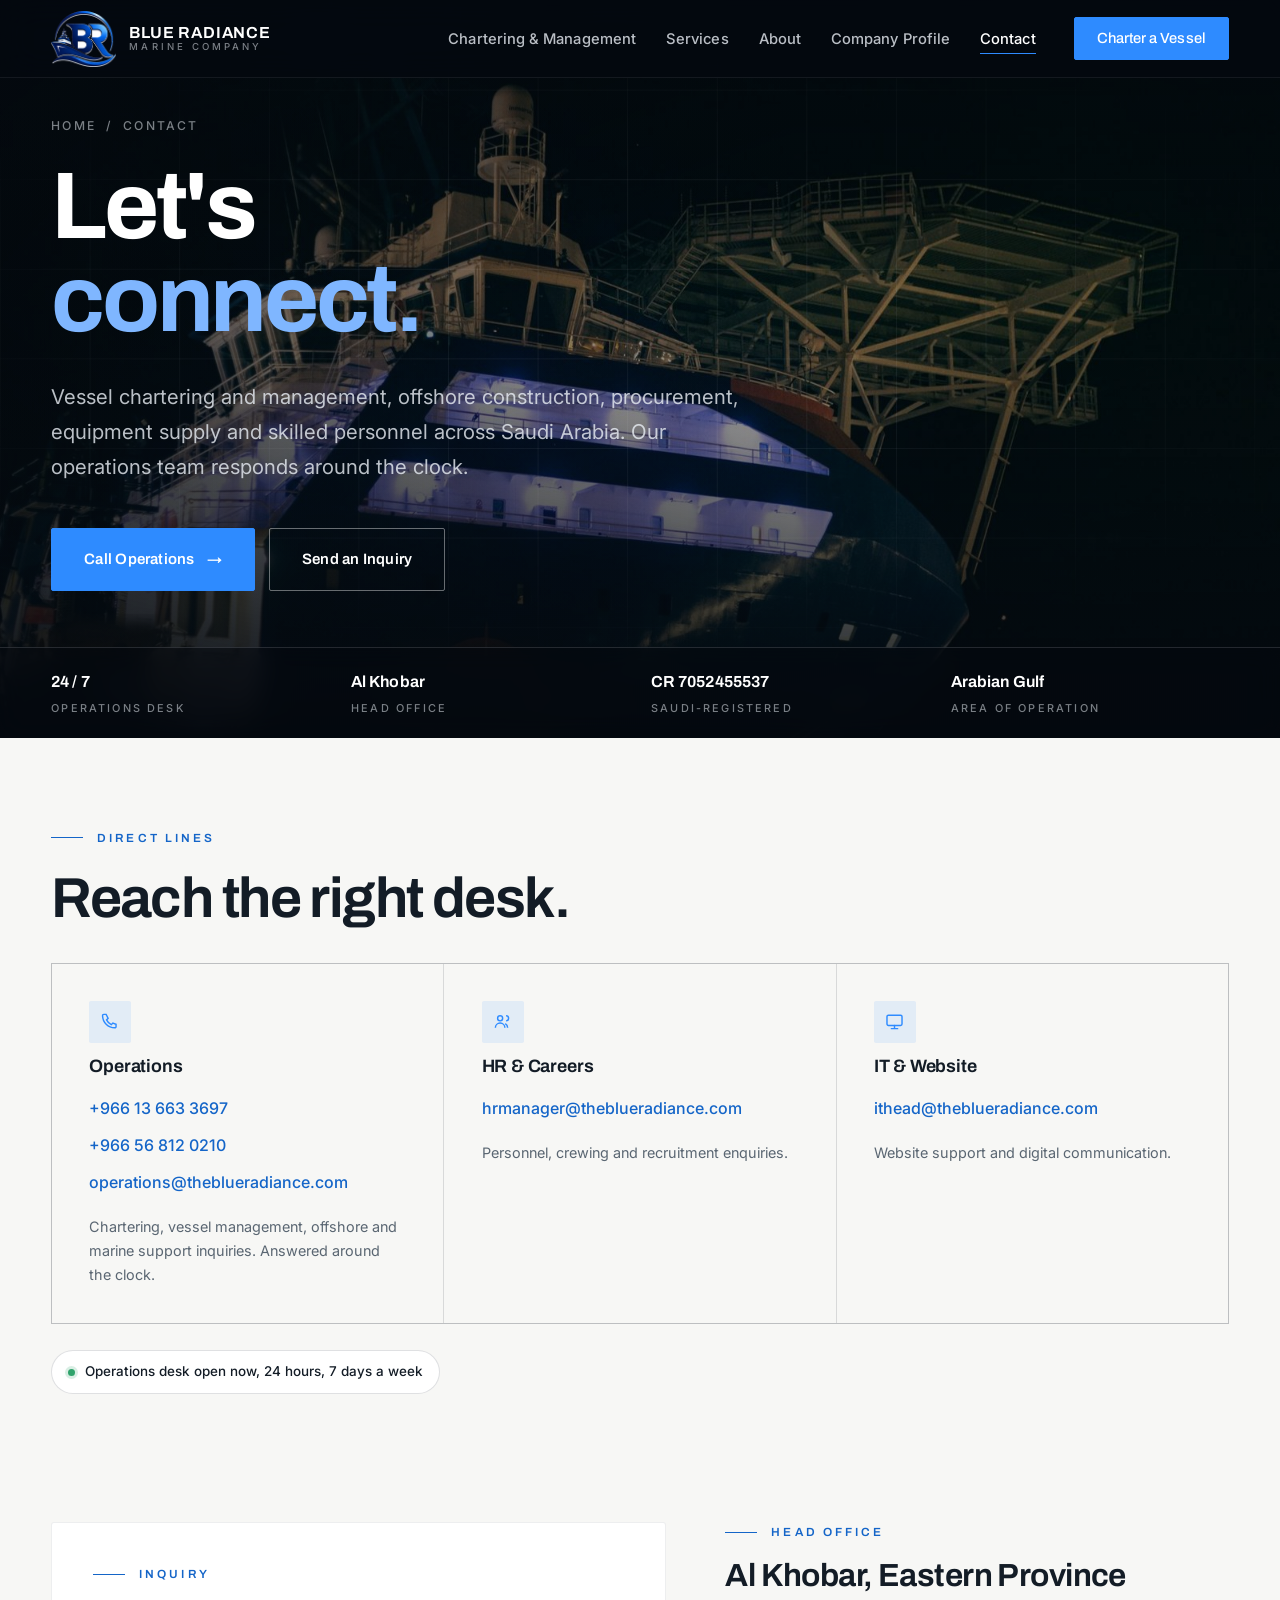
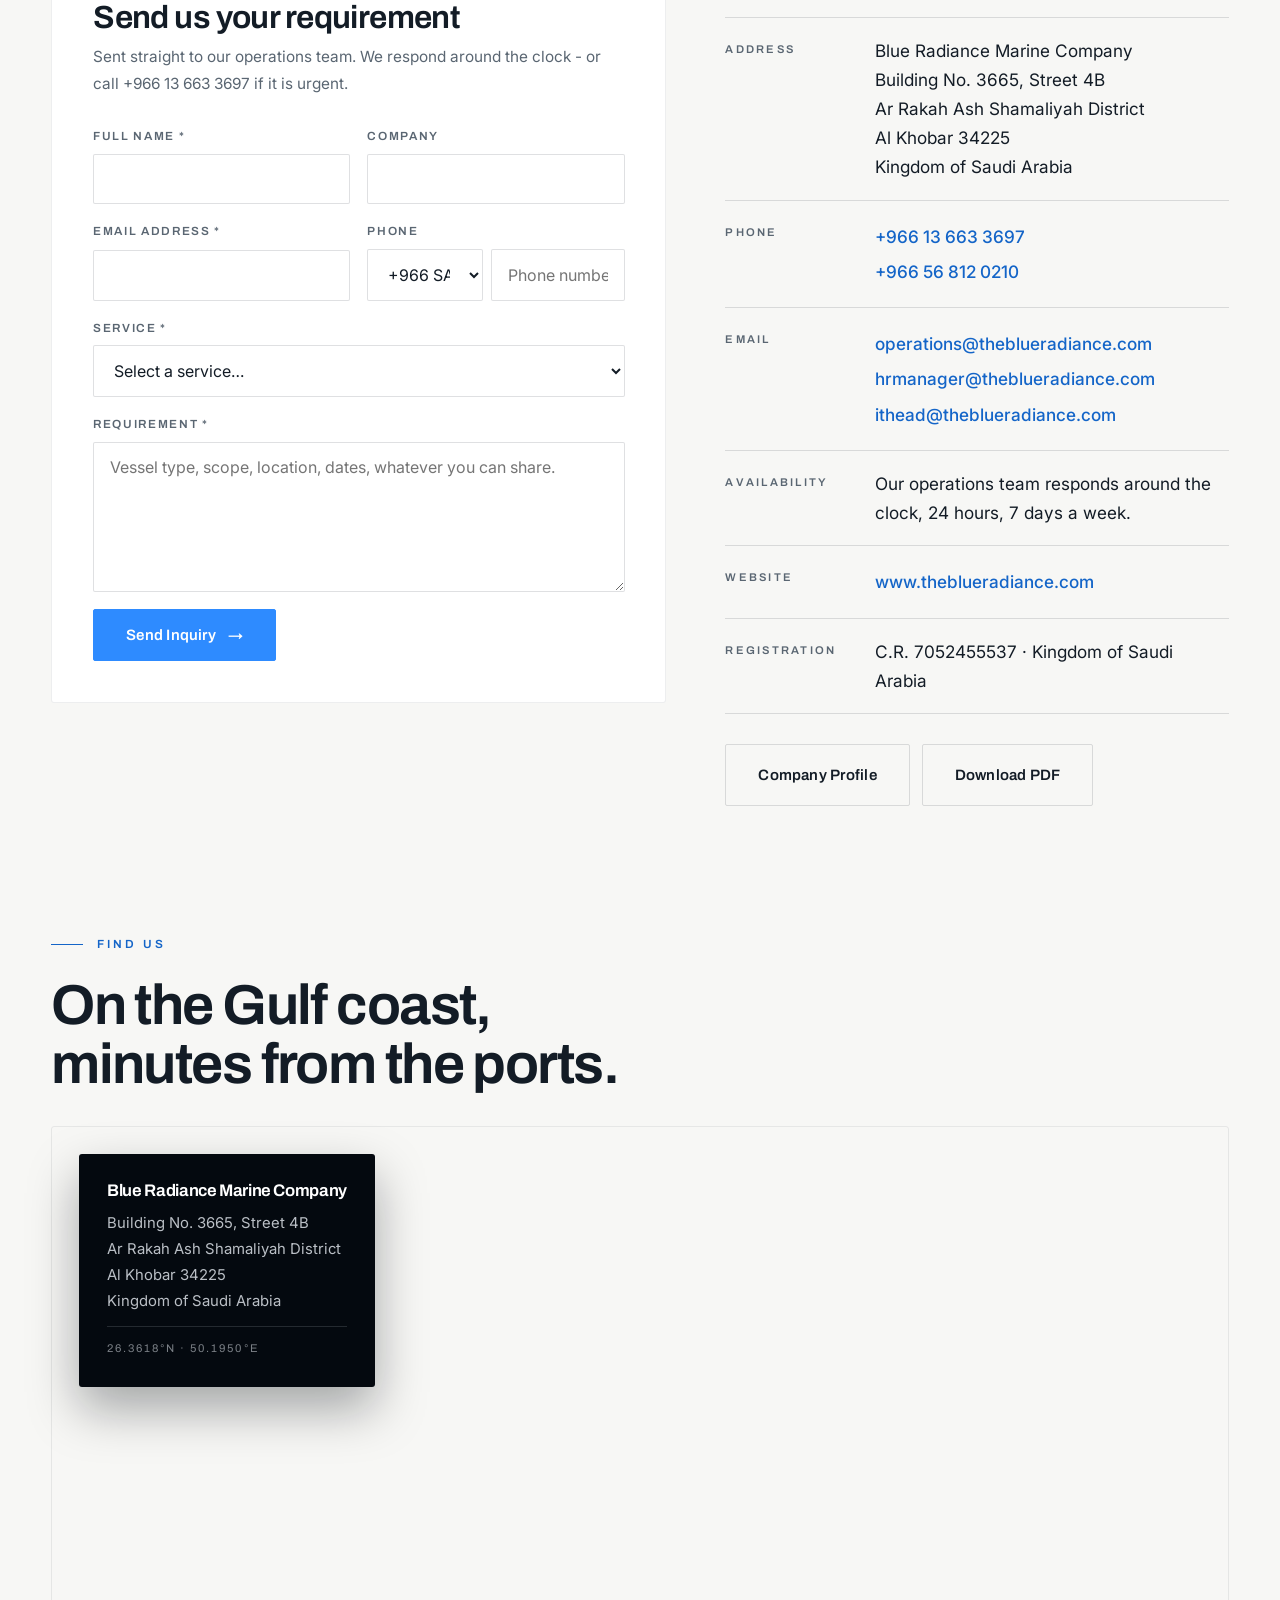
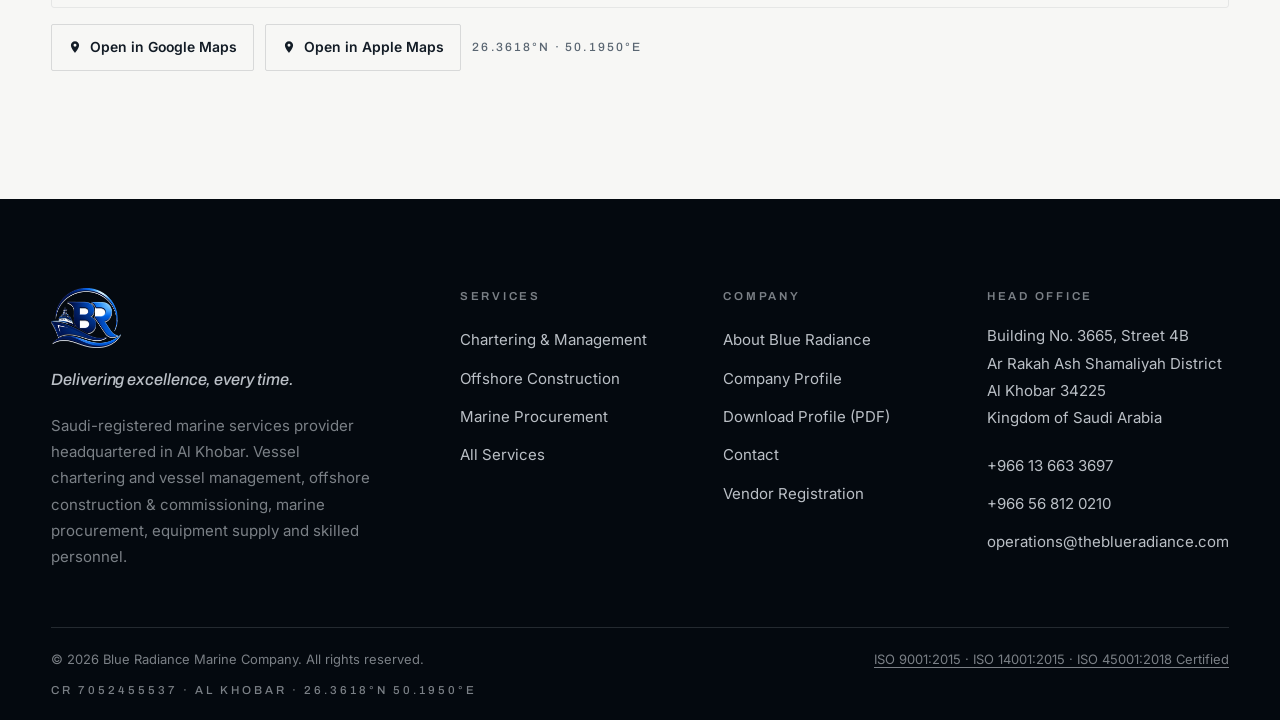
<file: contact.html>
<!DOCTYPE html>
<html lang="en">
<head>
    <meta charset="UTF-8">
    <meta name="referrer" content="strict-origin-when-cross-origin">
    <meta name="viewport" content="width=device-width, initial-scale=1.0">

    <title>Contact Blue Radiance Marine Company | Al Khobar, Saudi Arabia</title>
    <meta name="description" content="Al Khobar, Kingdom of Saudi Arabia. Phone +966 13 663 3697 and operations@theblueradiance.com, our operations team responds around the clock.">
    <link rel="canonical" href="https://theblueradiance.com/contact.html">

    <meta property="og:type" content="website">
    <meta property="og:site_name" content="Blue Radiance Marine Company">
    <meta property="og:title" content="Contact Blue Radiance Marine Company">
    <meta property="og:description" content="Al Khobar, Saudi Arabia. +966 13 663 3697 · operations@theblueradiance.com, our operations team responds around the clock.">
    <meta property="og:url" content="https://theblueradiance.com/contact.html">
    <meta property="og:image" content="https://theblueradiance.com/images/og-image.jpg">
    <meta property="og:image:width" content="1200">
    <meta property="og:image:height" content="630">
    <meta property="og:image:alt" content="Blue Radiance Marine Company, offshore support vessel at sea">
    <meta property="og:locale" content="en">
    <meta name="twitter:card" content="summary_large_image">
    <meta name="twitter:title" content="Contact Blue Radiance Marine Company">
    <meta name="twitter:description" content="Al Khobar, Saudi Arabia. +966 13 663 3697 · our operations team responds around the clock.">
    <meta name="twitter:image" content="https://theblueradiance.com/images/og-image.jpg">

    <link rel="icon" type="image/png" href="images/favicon.png">
    <link rel="apple-touch-icon" href="images/apple-touch-icon.png">

    <link rel="preconnect" href="https://fonts.googleapis.com">
    <link rel="preconnect" href="https://fonts.gstatic.com" crossorigin>
    <link href="https://fonts.googleapis.com/css2?family=Archivo:ital,wght@0,500..700;1,500&family=Inter:wght@400..600&display=swap" rel="stylesheet">

    <script>document.documentElement.className+=' js';</script>
    <link rel="stylesheet" href="assets/css/site.css">
    <script src="assets/js/site.js" defer></script>
    <script src="assets/js/forms-intl.js" defer></script>

    <script type="application/ld+json">
    {
      "@context": "https://schema.org",
      "@type": "ContactPage",
      "name": "Contact Blue Radiance Marine Company",
      "url": "https://theblueradiance.com/contact.html",
      "about": {
        "@type": "LocalBusiness",
        "name": "Blue Radiance Marine Company",
        "telephone": "+966136633697",
        "email": "operations@theblueradiance.com",
        "url": "https://www.theblueradiance.com",
        "address": {
          "@type": "PostalAddress",
          "streetAddress": "Building No. 3665, Street 4B, Ar Rakah Ash Shamaliyah District",
          "addressLocality": "Al Khobar",
          "postalCode": "34225",
          "addressRegion": "Eastern Province",
          "addressCountry": "SA"
        },
        "geo": { "@type": "GeoCoordinates", "latitude": 26.361759, "longitude": 50.194994 },
        "contactPoint": [
          {
            "@type": "ContactPoint",
            "contactType": "customer service",
            "telephone": "+966136633697",
            "email": "operations@theblueradiance.com",
            "availableLanguage": ["English", "Arabic"]
          },
          {
            "@type": "ContactPoint",
            "contactType": "human resources",
            "email": "hrmanager@theblueradiance.com"
          },
          {
            "@type": "ContactPoint",
            "contactType": "technical support",
            "email": "ithead@theblueradiance.com"
          }
        ]
      }
    }
    </script>
    <script type="application/ld+json">
    {
      "@context": "https://schema.org",
      "@type": "BreadcrumbList",
      "itemListElement": [
        { "@type": "ListItem", "position": 1, "name": "Home", "item": "https://theblueradiance.com/" },
        { "@type": "ListItem", "position": 2, "name": "Contact", "item": "https://theblueradiance.com/contact.html" }
      ]
    }
    </script>
</head>

<body>

    <a class="skip-link" href="#main">Skip to content</a>

    <header class="nav is-solid">
        <div class="nav-inner">
            <a href="index.html" class="brand" aria-label="Blue Radiance Marine Company, home">
                <img class="brand-mark" src="images/logo-mark.png" alt="" width="256" height="256">
                <span class="brand-name">
                    <span class="t">BLUE RADIANCE</span>
                    <span class="s">Marine Company</span>
                </span>
            </a>
            <nav aria-label="Primary">
                <ul class="nav-links">
                    <li><a href="vessel-chartering.html">Chartering &amp; Management</a></li>
                    <li><a href="services.html">Services</a></li>
                    <li><a href="about.html">About</a></li>
                    <li><a href="company-profile.html">Company Profile</a></li>
                    <li><a href="contact.html" class="active">Contact</a></li>
                    <li><a class="btn nav-cta" href="contact.html?service=Vessel%20Chartering"><span>Charter a Vessel</span></a></li>
                </ul>
            </nav>
            <button class="nav-burger" aria-expanded="false" aria-controls="mobileMenu" aria-label="Open menu">
                <span></span><span></span><span></span>
            </button>
        </div>
        <div class="nav-progress" aria-hidden="true"></div>
    </header>

    <div class="mobile-menu" id="mobileMenu">
        <ul>
            <li style="--i:0"><a href="index.html"><span class="idx">01</span>Home</a></li>
            <li style="--i:1"><a href="vessel-chartering.html"><span class="idx">02</span>Chartering &amp; Management</a></li>
            <li style="--i:2"><a href="services.html"><span class="idx">03</span>Services</a></li>
            <li style="--i:3"><a href="about.html"><span class="idx">04</span>About</a></li>
            <li style="--i:4"><a href="company-profile.html"><span class="idx">05</span>Company Profile</a></li>
            <li style="--i:5"><a href="contact.html" class="active"><span class="idx">06</span>Contact</a></li>
        </ul>
        <div class="mobile-menu-foot">
            <a href="tel:+966136633697">+966 13 663 3697</a>
            <a href="mailto:operations@theblueradiance.com">operations@theblueradiance.com</a>
            <span>Al Khobar · Eastern Province · Kingdom of Saudi Arabia</span>
        </div>
    </div>

    <main id="main">

    <!-- HERO -->
    <section class="hero hero-page kenburns" aria-label="Contact">
        <div class="hero-media">
            <img src="images/osv-night-ops.jpg" width="1800" height="1200"
                 alt="Offshore support vessel lit up alongside during night operations"
                 fetchpriority="high">
        </div>
        <div class="hero-scrim" aria-hidden="true"></div>
        <div class="hero-grid" aria-hidden="true"></div>
        <div class="shell hero-content">
            <p class="crumb" style="margin-bottom:22px"><a href="index.html">Home</a> <span aria-hidden="true">/</span> Contact</p>
            <h1 class="display-1 hero-title">
                <span class="ln"><span>Let's</span></span>
                <span class="ln"><span class="accent">connect.</span></span>
            </h1>
            <p class="hero-sub">
                Vessel chartering and management, offshore construction, procurement,
                equipment supply and skilled personnel across Saudi Arabia. Our operations
                team responds around the clock.
            </p>
            <div class="hero-actions">
                <a class="btn" href="tel:+966136633697"><span>Call Operations</span> <span class="arr">→</span></a>
                <a class="btn btn-ghost" href="#form-title"><span>Send an Inquiry</span></a>
            </div>
        </div>
        <div class="hero-stats">
            <div class="shell hero-stats-grid">
                <div class="hstat"><span class="v">24 / 7</span><span class="l">Operations Desk</span></div>
                <div class="hstat"><span class="v">Al Khobar</span><span class="l">Head Office</span></div>
                <div class="hstat"><span class="v">CR 7052455537</span><span class="l">Saudi-Registered</span></div>
                <div class="hstat"><span class="v">Arabian Gulf</span><span class="l">Area of Operation</span></div>
            </div>
        </div>
    </section>

    <!-- CONTACT CHANNELS -->
    <section class="section-tight" aria-labelledby="channels-title" style="padding-bottom:0">
        <div class="shell">
            <div class="sec-head reveal" style="margin-bottom:34px">
                <p class="kicker">Direct Lines</p>
                <h2 id="channels-title" class="display-2">Reach the right desk.</h2>
            </div>
            <div class="channel-grid">
                <div class="channel reveal" style="--i:0">
                    <span class="channel-icon" aria-hidden="true">
                        <svg viewBox="0 0 24 24" fill="none" stroke="currentColor" stroke-width="1.8" stroke-linecap="round"><path d="M6.5 3h-3A1.5 1.5 0 0 0 2 4.6C2 13.1 8.9 20 17.4 20a1.5 1.5 0 0 0 1.6-1.5v-3l-4-1.5-2 2a13 13 0 0 1-6-6l2-2z"/></svg>
                    </span>
                    <h3>Operations</h3>
                    <div class="lines">
                        <a href="tel:+966136633697">+966 13 663 3697</a>
                        <a href="tel:+966568120210">+966 56 812 0210</a>
                        <a href="mailto:operations@theblueradiance.com">operations@theblueradiance.com</a>
                    </div>
                    <p>Chartering, vessel management, offshore and marine support inquiries. Answered around the clock.</p>
                </div>
                <div class="channel reveal" style="--i:1">
                    <span class="channel-icon" aria-hidden="true">
                        <svg viewBox="0 0 24 24" fill="none" stroke="currentColor" stroke-width="1.8"><circle cx="9" cy="8" r="3.2"/><path d="M3 20a6 6 0 0 1 12 0M16.5 11.2a3.2 3.2 0 1 0 0-6.4M18.5 20a6.2 6.2 0 0 0-3-5.3"/></svg>
                    </span>
                    <h3>HR &amp; Careers</h3>
                    <div class="lines">
                        <a href="mailto:hrmanager@theblueradiance.com">hrmanager@theblueradiance.com</a>
                    </div>
                    <p>Personnel, crewing and recruitment enquiries.</p>
                </div>
                <div class="channel reveal" style="--i:2">
                    <span class="channel-icon" aria-hidden="true">
                        <svg viewBox="0 0 24 24" fill="none" stroke="currentColor" stroke-width="1.8" stroke-linecap="round"><rect x="2.5" y="4" width="19" height="13" rx="1.8"/><path d="M8 21h8M12 17v4"/></svg>
                    </span>
                    <h3>IT &amp; Website</h3>
                    <div class="lines">
                        <a href="mailto:ithead@theblueradiance.com">ithead@theblueradiance.com</a>
                    </div>
                    <p>Website support and digital communication.</p>
                </div>
            </div>
            <div class="reveal" style="margin-top:26px">
                <span class="duty"><span class="pip" aria-hidden="true"></span>Operations desk open now, 24 hours, 7 days a week</span>
            </div>
        </div>
    </section>

    <!-- CONTACT GRID -->
    <section class="section" aria-labelledby="form-title">
        <div class="shell">
            <div class="contact-grid">

                <div class="card">
                    <p class="kicker" style="margin-bottom:16px">Inquiry</p>
                    <h2 id="form-title" class="display-3" style="margin-bottom:10px">Send us your requirement</h2>
                    <p style="color:var(--muted);margin-bottom:28px;font-size:.96rem">
                        Sent straight to our operations team. We respond around the clock -
                        or call +966 13 663 3697 if it is urgent.
                    </p>
                    <form id="contactForm" class="form-grid" novalidate>
                        <input type="checkbox" name="botcheck" tabindex="-1" autocomplete="off"
                               aria-hidden="true" style="display:none !important">
                        <div class="form-row">
                            <div class="field">
                                <label for="f-name">Full Name *</label>
                                <input id="f-name" name="name" type="text" autocomplete="name" required>
                                <span class="err">Please enter your name.</span>
                            </div>
                            <div class="field">
                                <label for="f-company">Company</label>
                                <input id="f-company" name="company" type="text" autocomplete="organization">
                            </div>
                        </div>
                        <div class="form-row">
                            <div class="field">
                                <label for="f-email">Email Address *</label>
                                <input id="f-email" name="email" type="email" autocomplete="email" required>
                                <span class="err">Please enter a valid email address.</span>
                            </div>
                            <div class="field">
                                <label for="f-phone">Phone</label>
                                <div class="phone-field" data-phone>
                                    <select class="phone-code" aria-label="Country dialing code"></select>
                                    <input id="f-phone" class="phone-num" type="tel" inputmode="tel" autocomplete="tel-national" placeholder="Phone number">
                                    <input type="hidden" name="phone">
                                </div>
                            </div>
                        </div>
                        <div class="field">
                            <label for="f-service">Service *</label>
                            <select id="f-service" name="service" required>
                                <option value="">Select a service…</option>
                                <option>Vessel Chartering</option>
                                <option>Vessel Management</option>
                                <option>Offshore Construction &amp; Commissioning</option>
                                <option>Marine Procurement</option>
                                <option>Equipment Supply</option>
                                <option>Offshore Personnel Supply</option>
                                <option>Marine Logistics</option>
                                <option>Ship Agency</option>
                                <option>Other / General</option>
                            </select>
                            <span class="err">Please select a service.</span>
                        </div>
                        <div class="field">
                            <label for="f-message">Requirement *</label>
                            <textarea id="f-message" name="message" rows="6" required placeholder="Vessel type, scope, location, dates, whatever you can share."></textarea>
                            <span class="err">Please describe your requirement.</span>
                        </div>
                        <div>
                            <button type="submit" class="btn"><span>Send Inquiry</span> <span class="arr">→</span></button>
                        </div>
                        <div id="formStatus" class="form-status" role="status"></div>
                    </form>
                </div>

                <div>
                    <p class="kicker" style="margin-bottom:16px">Head Office</p>
                    <h2 class="display-3" style="margin-bottom:24px">Al Khobar, Eastern&nbsp;Province</h2>
                    <div class="office">
                        <div class="row">
                            <span class="k">Address</span>
                            <span class="v">
                                Blue Radiance Marine Company<br>
                                Building No. 3665, Street 4B<br>
                                Ar Rakah Ash Shamaliyah District<br>
                                Al Khobar 34225<br>
                                Kingdom of Saudi Arabia
                            </span>
                        </div>
                        <div class="row">
                            <span class="k">Phone</span>
                            <span class="v">
                                <a href="tel:+966136633697">+966 13 663 3697</a><br>
                                <a href="tel:+966568120210">+966 56 812 0210</a>
                            </span>
                        </div>
                        <div class="row">
                            <span class="k">Email</span>
                            <span class="v">
                                <a href="mailto:operations@theblueradiance.com">operations@theblueradiance.com</a><br>
                                <a href="mailto:hrmanager@theblueradiance.com">hrmanager@theblueradiance.com</a><br>
                                <a href="mailto:ithead@theblueradiance.com">ithead@theblueradiance.com</a>
                            </span>
                        </div>
                        <div class="row">
                            <span class="k">Availability</span>
                            <span class="v">Our operations team responds around the clock, 24 hours, 7 days a week.</span>
                        </div>
                        <div class="row">
                            <span class="k">Website</span>
                            <span class="v"><a href="https://www.theblueradiance.com" rel="noopener">www.theblueradiance.com</a></span>
                        </div>
                        <div class="row">
                            <span class="k">Registration</span>
                            <span class="v">C.R. 7052455537 · Kingdom of Saudi Arabia</span>
                        </div>
                    </div>

                    <div style="margin-top:30px;display:flex;flex-wrap:wrap;gap:12px">
                        <a class="btn btn-ghost-ink" href="company-profile.html"><span>Company Profile</span></a>
                        <a class="btn btn-ghost-ink" href="documents/Blue-Radiance-Marine-Company-Profile-2026.pdf?v=20261116" download><span>Download PDF</span></a>
                    </div>
                </div>

            </div>
        </div>
    </section>

    <!-- MAP -->
    <section class="section" aria-labelledby="map-title" style="padding-top:0">
        <div class="shell">
            <div class="sec-head reveal" style="margin-bottom:32px">
                <p class="kicker">Find Us</p>
                <h2 id="map-title" class="display-2">On the Gulf coast,<br>minutes from the ports.</h2>
            </div>
            <div class="map-wrap reveal">
            <div class="map-card">
                <h3>Blue Radiance Marine Company</h3>
                <address>
                    Building No. 3665, Street 4B<br>
                    Ar Rakah Ash Shamaliyah District<br>
                    Al Khobar 34225<br>
                    Kingdom of Saudi Arabia
                </address>
                <span class="coord">26.3618°N · 50.1950°E</span>
            </div>
            <div class="map-frame">
                <iframe
                    src="https://www.google.com/maps?q=26.361759,50.194994&z=17&output=embed"
                    loading="lazy"
                    referrerpolicy="no-referrer-when-downgrade"
                    title="Map showing the Blue Radiance Marine Company head office in Al Khobar"
                    allowfullscreen></iframe>
            </div>
            </div>
            <div class="map-actions">
                <a href="https://www.google.com/maps/search/?api=1&query=26.361759,50.194994" target="_blank" rel="noopener">
                    <svg width="14" height="14" viewBox="0 0 24 24" fill="currentColor" aria-hidden="true"><path d="M12 2C8.13 2 5 5.13 5 9c0 5.25 7 13 7 13s7-7.75 7-13c0-3.87-3.13-7-7-7zm0 9.5A2.5 2.5 0 1 1 12 6.5a2.5 2.5 0 0 1 0 5z"/></svg>
                    Open in Google Maps
                </a>
                <a href="https://maps.apple.com/?ll=26.361759,50.194994&q=Blue%20Radiance%20Marine%20Company" target="_blank" rel="noopener">
                    <svg width="14" height="14" viewBox="0 0 24 24" fill="currentColor" aria-hidden="true"><path d="M12 2C8.13 2 5 5.13 5 9c0 5.25 7 13 7 13s7-7.75 7-13c0-3.87-3.13-7-7-7zm0 9.5A2.5 2.5 0 1 1 12 6.5a2.5 2.5 0 0 1 0 5z"/></svg>
                    Open in Apple Maps
                </a>
                <span style="align-self:center;font-family:var(--font-display);font-size:.75rem;font-weight:500;letter-spacing:.18em;color:var(--muted)">26.3618°N · 50.1950°E</span>
            </div>
        </div>
    </section>

    </main>

    <footer class="site-foot">
        <div class="shell">
            <div class="foot-grid">
                <div class="foot-brand">
                    <img class="brand-mark" src="images/logo-mark.png" alt="" width="256" height="256" loading="lazy">
                    <p class="foot-motto">Delivering excellence, every time.</p>
                    <p class="foot-tag">
                        Saudi-registered marine services provider headquartered in Al Khobar.
                        Vessel chartering and vessel management, offshore construction &amp;
                        commissioning, marine procurement, equipment supply and skilled personnel.
                    </p>
                </div>
                <div class="foot-col">
                    <h2 class="foot-h">Services</h2>
                    <ul>
                        <li><a href="vessel-chartering.html">Chartering &amp; Management</a></li>
                        <li><a href="services.html#offshore-construction">Offshore Construction</a></li>
                        <li><a href="services.html#marine-procurement">Marine Procurement</a></li>
                        <li><a href="services.html">All Services</a></li>
                    </ul>
                </div>
                <div class="foot-col">
                    <h2 class="foot-h">Company</h2>
                    <ul>
                        <li><a href="about.html">About Blue Radiance</a></li>
                        <li><a href="company-profile.html">Company Profile</a></li>
                        <li><a href="documents/Blue-Radiance-Marine-Company-Profile-2026.pdf?v=20261116" download>Download Profile (PDF)</a></li>
                        <li><a href="contact.html">Contact</a></li>
                    <li><a href="vendor-registration.html">Vendor Registration</a></li>
                    </ul>
                </div>
                <div class="foot-col">
                    <h2 class="foot-h">Head Office</h2>
                    <address>
                        Building No. 3665, Street 4B<br>
                        Ar Rakah Ash Shamaliyah District<br>
                        Al Khobar 34225<br>
                        Kingdom of Saudi Arabia
                    </address>
                    <ul style="margin-top:16px">
                        <li><a href="tel:+966136633697">+966 13 663 3697</a></li>
                        <li><a href="tel:+966568120210">+966 56 812 0210</a></li>
                        <li><a href="mailto:operations@theblueradiance.com">operations@theblueradiance.com</a></li>
                    </ul>
                </div>
            </div>
            <div class="foot-bar">
                <span>© 2026 Blue Radiance Marine Company. All rights reserved.</span>
                <span><a class="foot-iso" href="about.html#certifications">ISO 9001:2015 · ISO 14001:2015 · ISO 45001:2018 Certified</a></span>
                <span class="coords">CR 7052455537 · Al Khobar · 26.3618°N 50.1950°E</span>
            </div>
        </div>
    </footer>

</body>
</html>
</file>
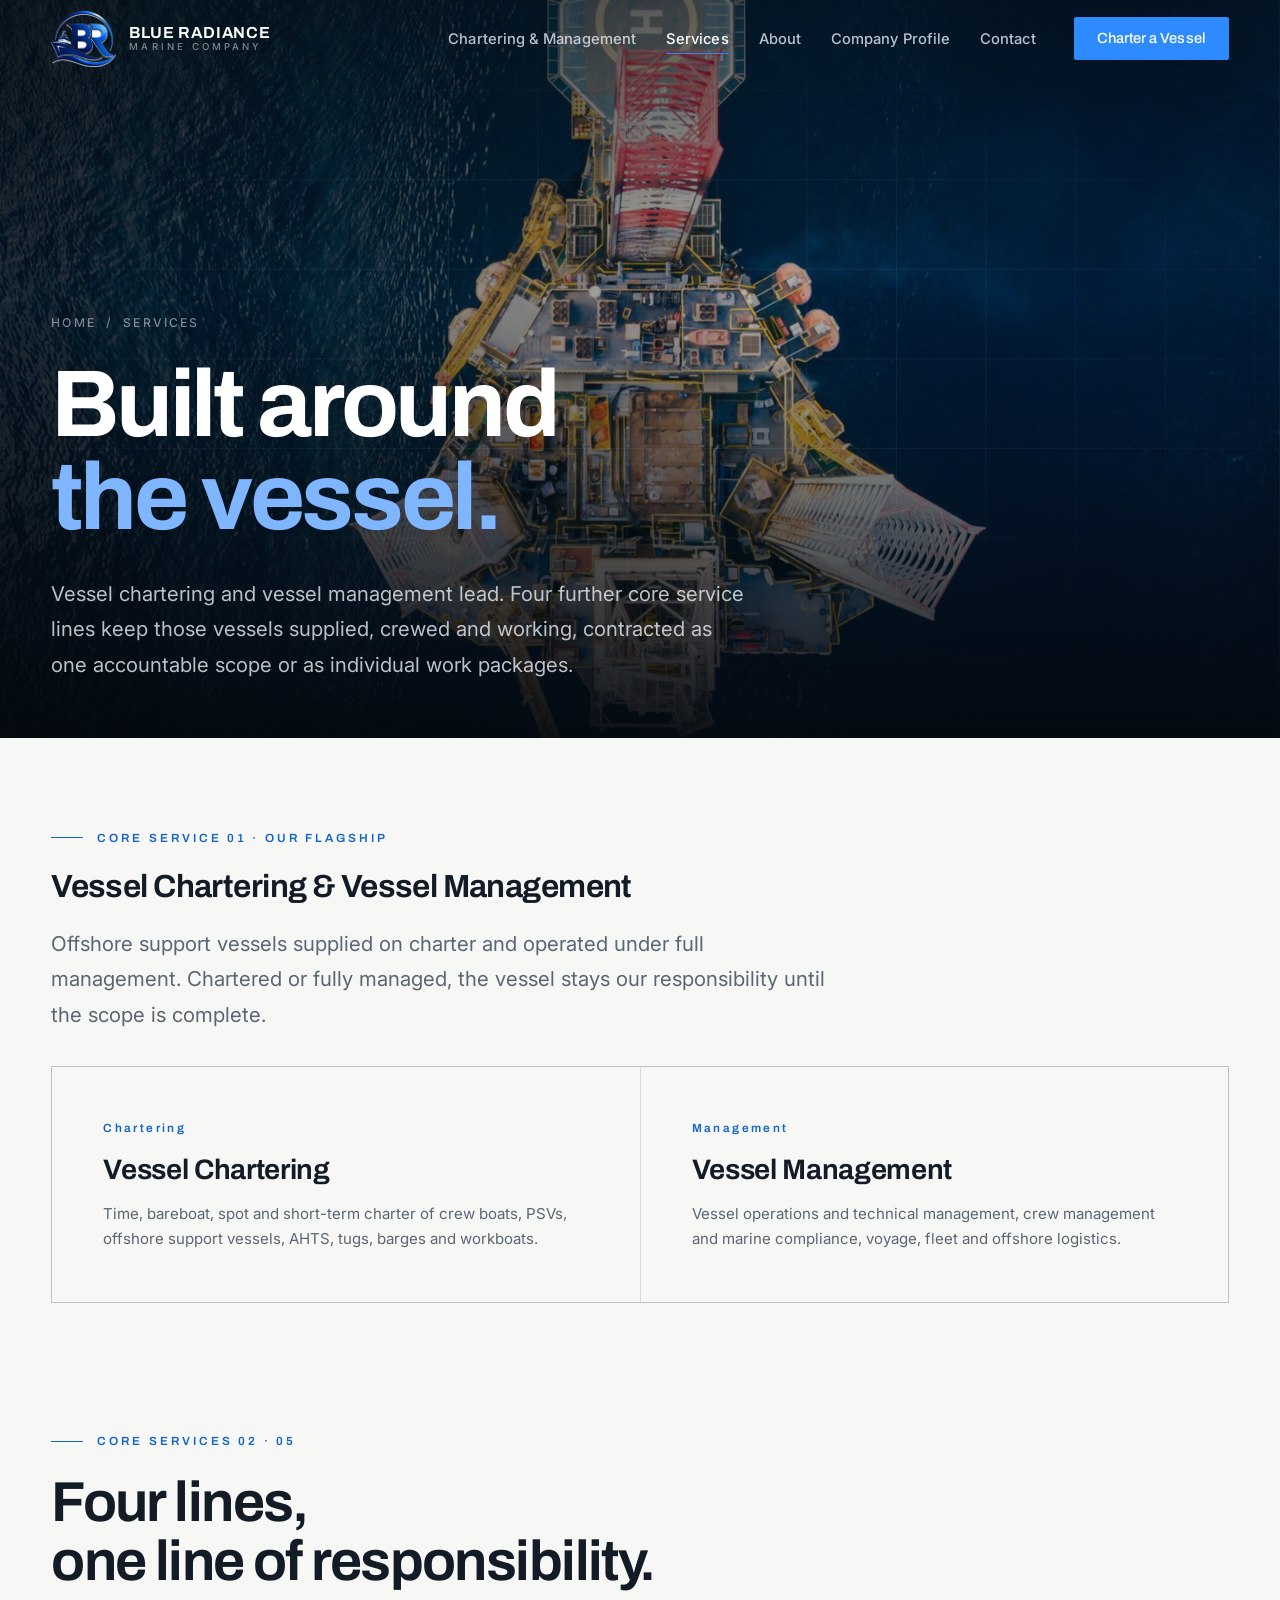
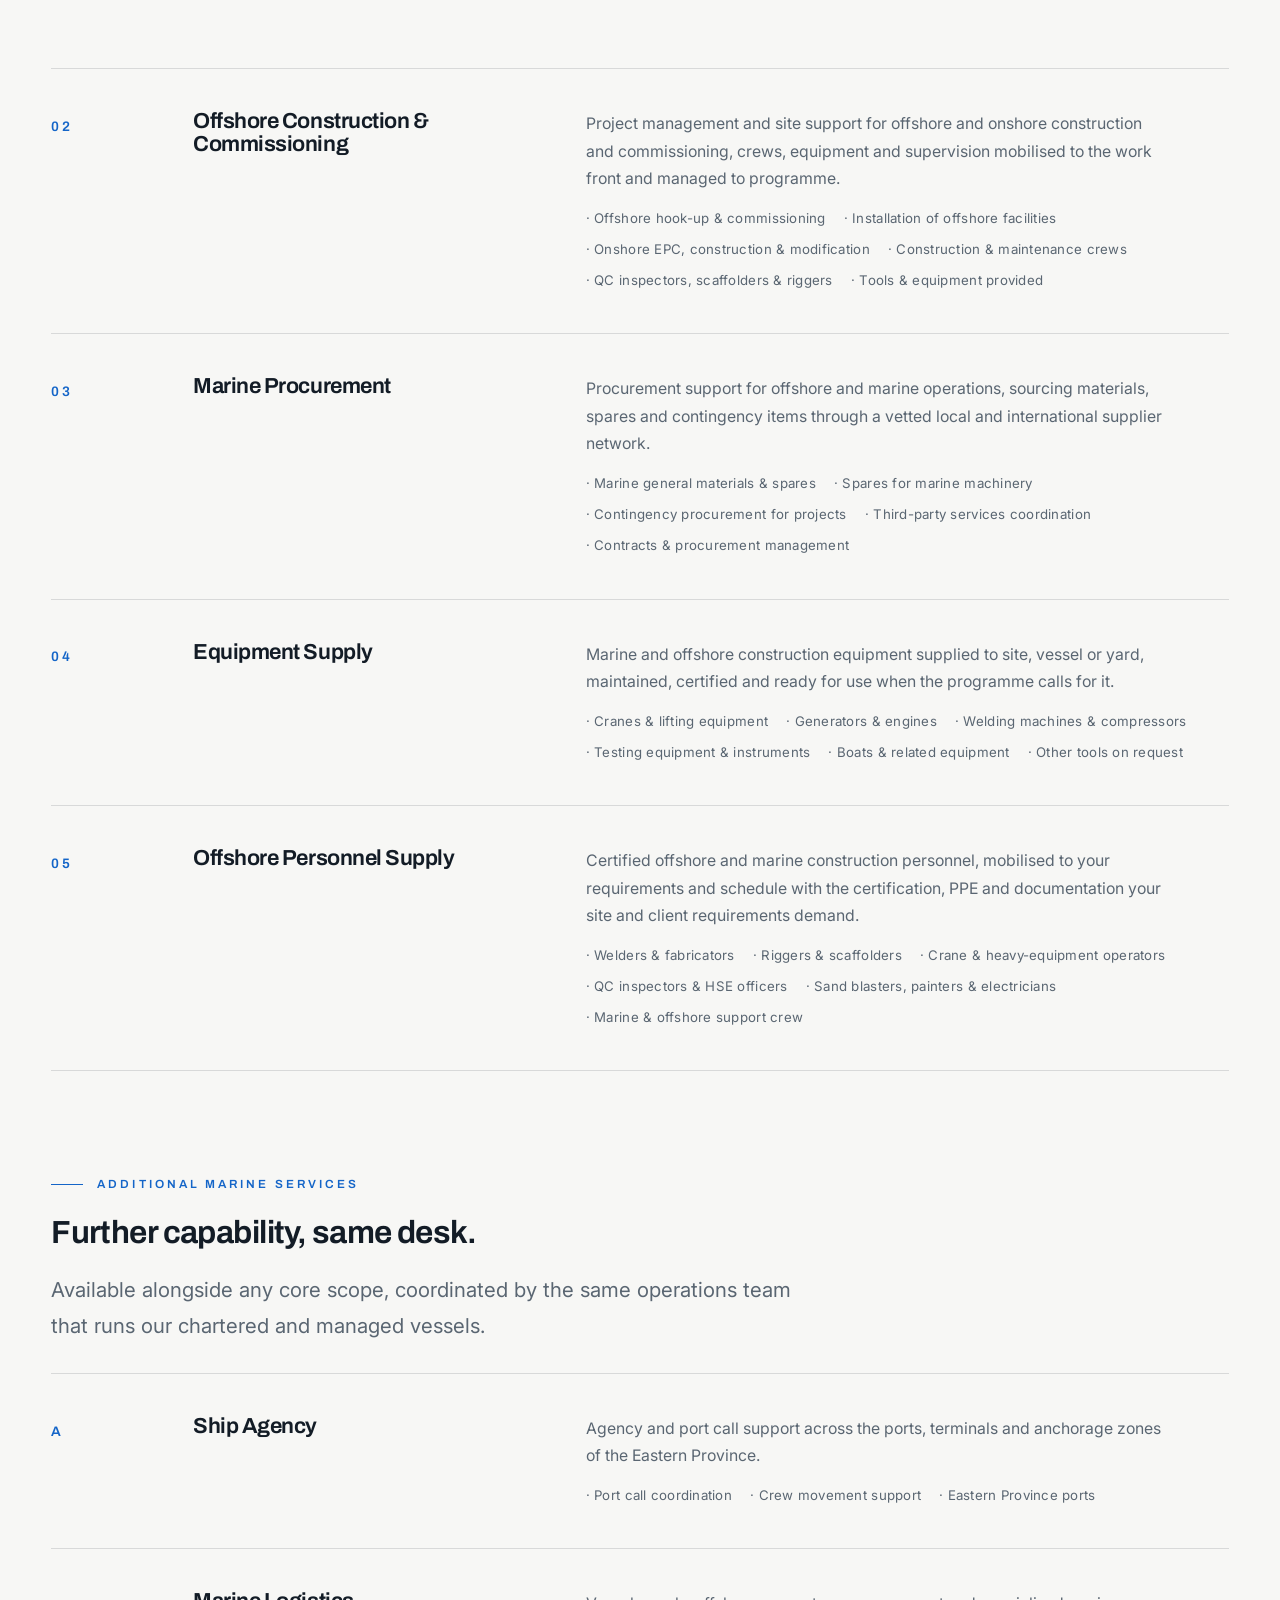
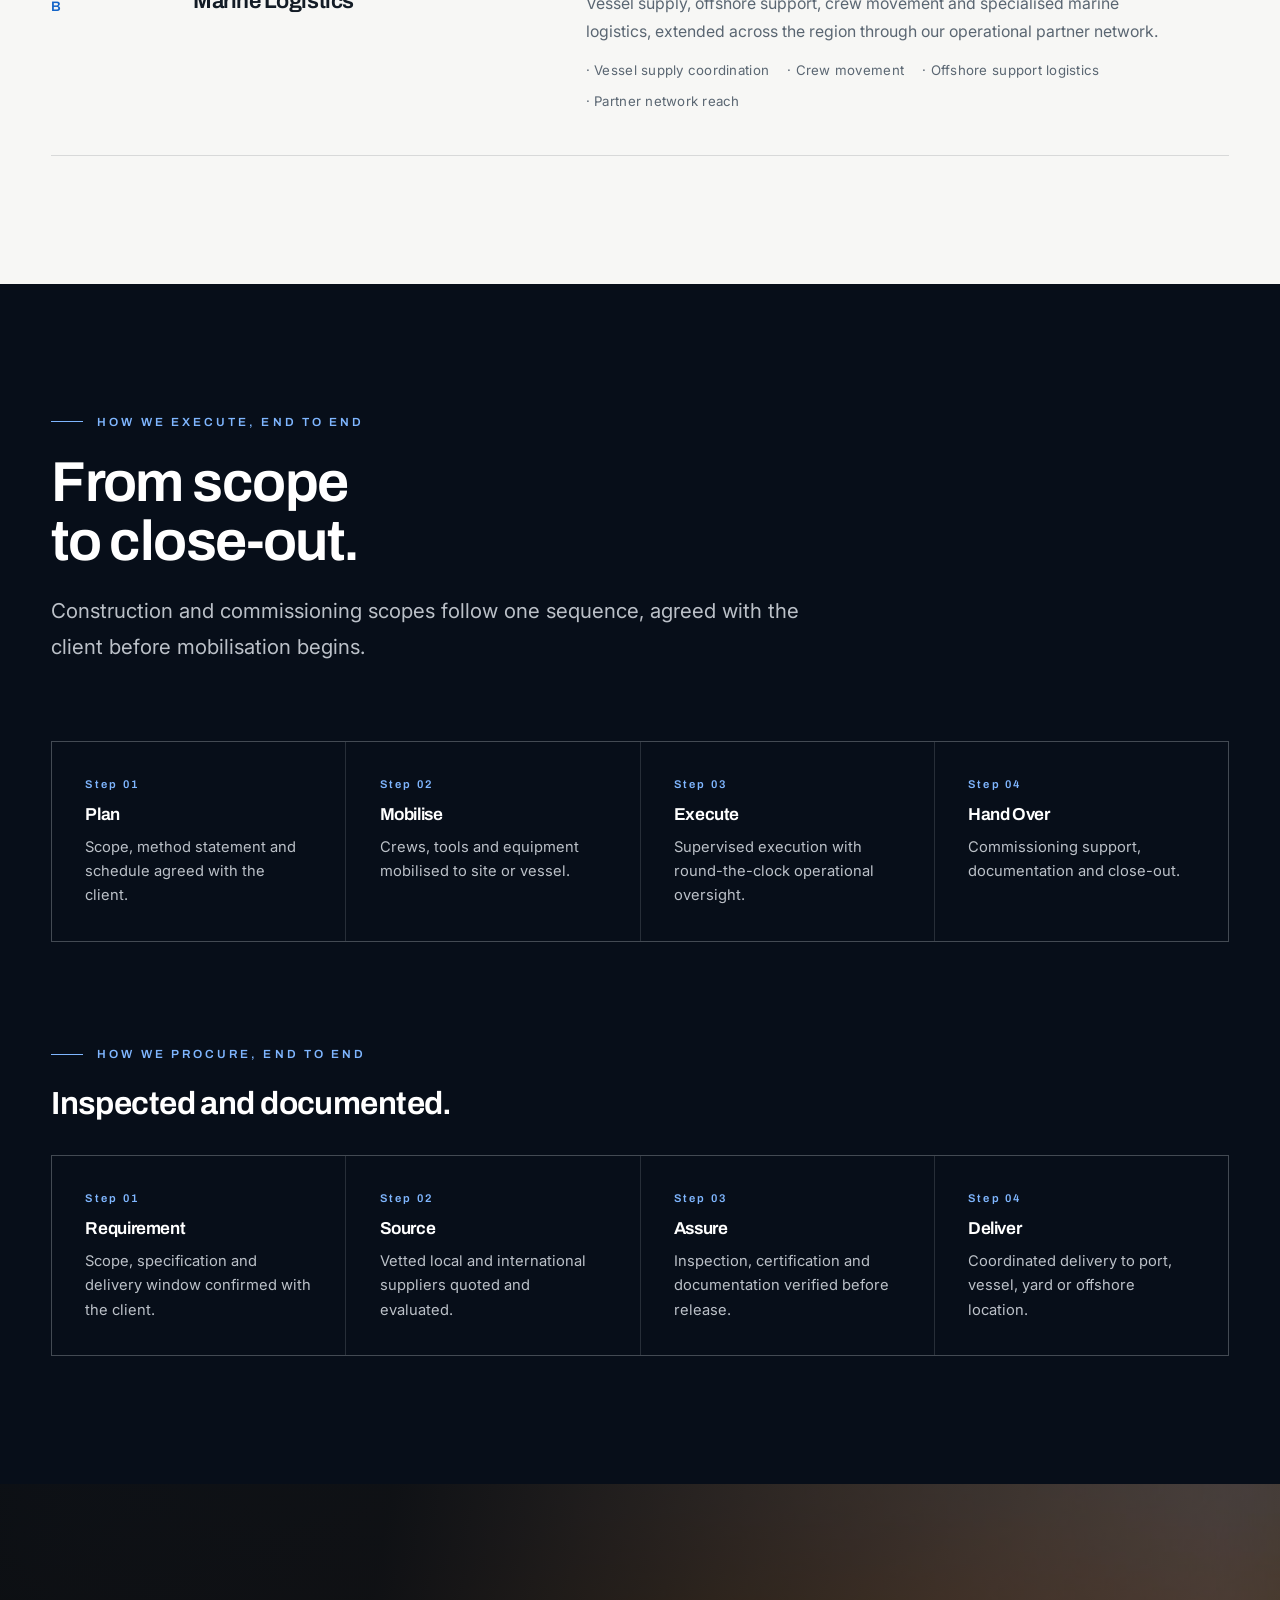
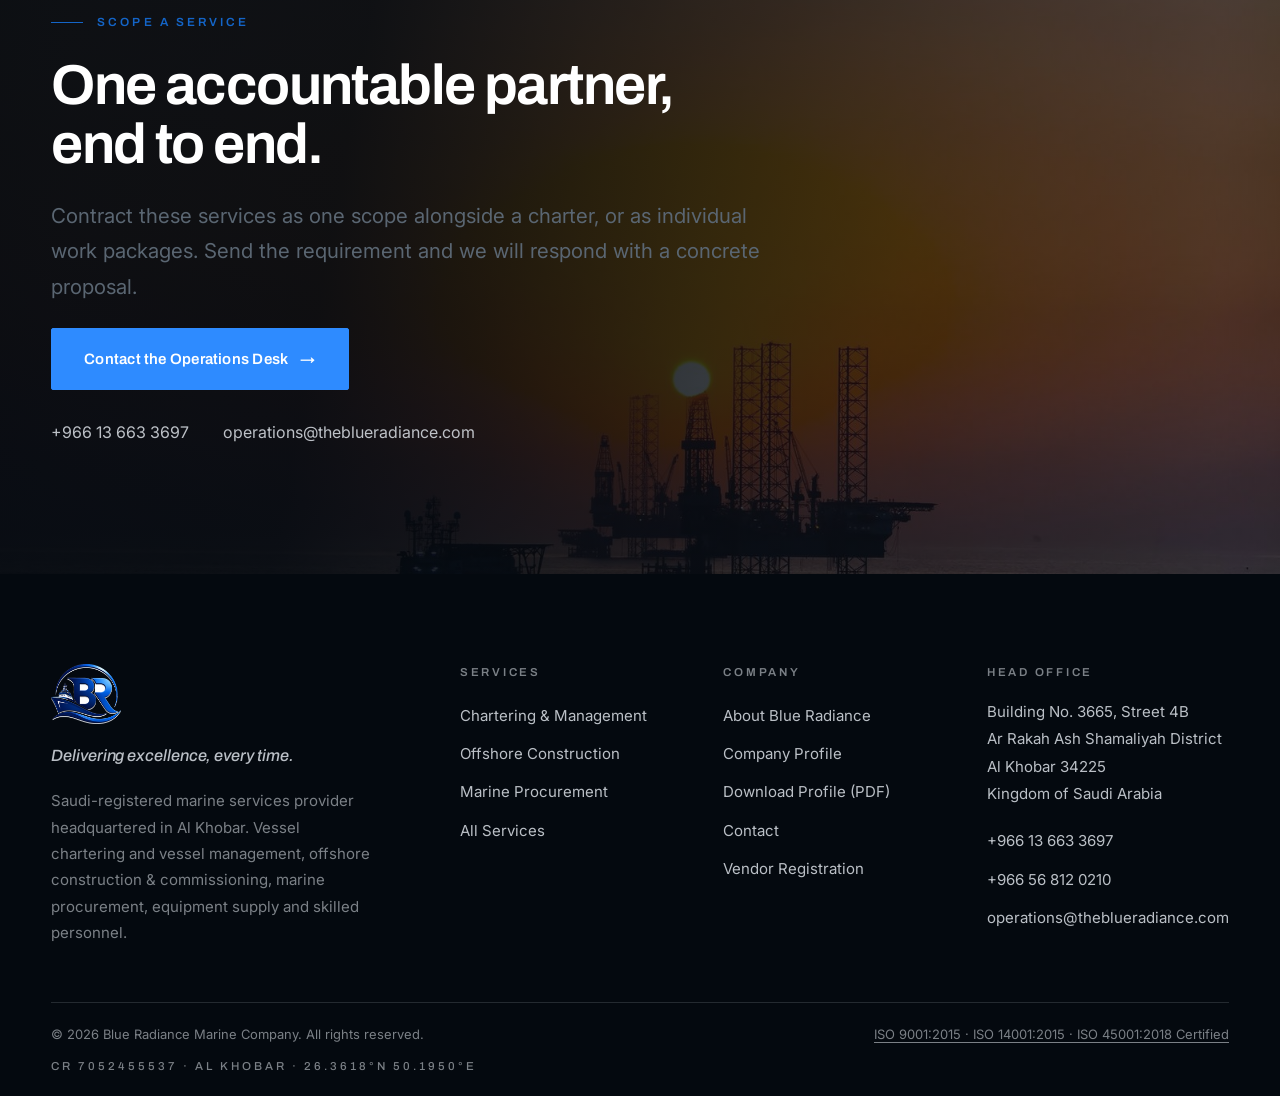
<file: services.html>
<!DOCTYPE html>
<html lang="en">
<head>
    <meta charset="UTF-8">
    <meta name="referrer" content="strict-origin-when-cross-origin">
    <meta name="viewport" content="width=device-width, initial-scale=1.0">

    <title>Marine &amp; Offshore Services Saudi Arabia | Blue Radiance</title>
    <meta name="description" content="Offshore construction and commissioning, marine procurement, equipment supply, offshore personnel, ship agency and marine logistics.">
    <link rel="canonical" href="https://theblueradiance.com/services.html">

    <meta property="og:type" content="website">
    <meta property="og:site_name" content="Blue Radiance Marine Company">
    <meta property="og:title" content="Marine &amp; Offshore Services in Saudi Arabia">
    <meta property="og:description" content="Core and additional service lines built around vessel chartering and vessel management.">
    <meta property="og:url" content="https://theblueradiance.com/services.html">
    <meta property="og:image" content="https://theblueradiance.com/images/og-image.jpg">
    <meta property="og:image:width" content="1200">
    <meta property="og:image:height" content="630">
    <meta property="og:image:alt" content="Blue Radiance Marine Company, offshore support vessel at sea">
    <meta property="og:locale" content="en">
    <meta name="twitter:card" content="summary_large_image">
    <meta name="twitter:title" content="Marine &amp; Offshore Services in Saudi Arabia">
    <meta name="twitter:description" content="Offshore construction, marine procurement, equipment supply, personnel, logistics and ship agency.">
    <meta name="twitter:image" content="https://theblueradiance.com/images/og-image.jpg">

    <link rel="icon" type="image/png" href="images/favicon.png">
    <link rel="apple-touch-icon" href="images/apple-touch-icon.png">

    <link rel="preconnect" href="https://fonts.googleapis.com">
    <link rel="preconnect" href="https://fonts.gstatic.com" crossorigin>
    <link href="https://fonts.googleapis.com/css2?family=Archivo:ital,wght@0,500..700;1,500&family=Inter:wght@400..600&display=swap" rel="stylesheet">

    <link rel="preload" as="image" href="images/platform-helideck-aerial.jpg">

    <script>document.documentElement.className+=' js';</script>
    <link rel="stylesheet" href="assets/css/site.css">
    <script src="assets/js/site.js" defer></script>
    <script type="application/ld+json">
    {
      "@context": "https://schema.org",
      "@type": "BreadcrumbList",
      "itemListElement": [
        { "@type": "ListItem", "position": 1, "name": "Home", "item": "https://theblueradiance.com/" },
        { "@type": "ListItem", "position": 2, "name": "Services", "item": "https://theblueradiance.com/services.html" }
      ]
    }
    </script>
    <script type="application/ld+json">
    {
      "@context": "https://schema.org",
      "@type": "ItemList",
      "name": "Marine & Offshore Services",
      "itemListElement": [
        {
          "@type": "ListItem",
          "position": 1,
          "item": {
            "@type": "Service",
            "name": "Vessel Chartering",
            "description": "Time, bareboat and spot charter of crew boats, platform supply vessels, AHTS, tugs, barges and workboats.",
            "provider": {
              "@id": "https://theblueradiance.com/#org"
            },
            "areaServed": {
              "@type": "Country",
              "name": "Saudi Arabia"
            },
            "serviceType": "Vessel Chartering"
          }
        },
        {
          "@type": "ListItem",
          "position": 2,
          "item": {
            "@type": "Service",
            "name": "Vessel Management",
            "description": "Vessel operations and technical management, crew management and marine compliance, voyage, fleet and offshore logistics.",
            "provider": {
              "@id": "https://theblueradiance.com/#org"
            },
            "areaServed": {
              "@type": "Country",
              "name": "Saudi Arabia"
            },
            "serviceType": "Vessel Management"
          }
        },
        {
          "@type": "ListItem",
          "position": 3,
          "item": {
            "@type": "Service",
            "name": "Offshore Construction & Commissioning",
            "description": "Offshore hook-up, installation and commissioning support, plus onshore EPC construction and modification.",
            "provider": {
              "@id": "https://theblueradiance.com/#org"
            },
            "areaServed": {
              "@type": "Country",
              "name": "Saudi Arabia"
            },
            "serviceType": "Offshore Construction & Commissioning"
          }
        },
        {
          "@type": "ListItem",
          "position": 4,
          "item": {
            "@type": "Service",
            "name": "Marine Procurement",
            "description": "Marine general materials, machinery spares and contingency procurement through a vetted supplier network.",
            "provider": {
              "@id": "https://theblueradiance.com/#org"
            },
            "areaServed": {
              "@type": "Country",
              "name": "Saudi Arabia"
            },
            "serviceType": "Marine Procurement"
          }
        },
        {
          "@type": "ListItem",
          "position": 5,
          "item": {
            "@type": "Service",
            "name": "Equipment Supply",
            "description": "Cranes, generators, welding machines, compressors, testing instruments and boats supplied to site, vessel or yard.",
            "provider": {
              "@id": "https://theblueradiance.com/#org"
            },
            "areaServed": {
              "@type": "Country",
              "name": "Saudi Arabia"
            },
            "serviceType": "Equipment Supply"
          }
        },
        {
          "@type": "ListItem",
          "position": 6,
          "item": {
            "@type": "Service",
            "name": "Offshore Personnel Supply",
            "description": "Certified welders, riggers, crane operators, QC inspectors, HSE officers and marine support crew.",
            "provider": {
              "@id": "https://theblueradiance.com/#org"
            },
            "areaServed": {
              "@type": "Country",
              "name": "Saudi Arabia"
            },
            "serviceType": "Offshore Personnel Supply"
          }
        },
        {
          "@type": "ListItem",
          "position": 7,
          "item": {
            "@type": "Service",
            "name": "Marine Logistics",
            "description": "Vessel supply, crew movement and specialised marine logistics via our operational partner network.",
            "provider": {
              "@id": "https://theblueradiance.com/#org"
            },
            "areaServed": {
              "@type": "Country",
              "name": "Saudi Arabia"
            },
            "serviceType": "Marine Logistics"
          }
        },
        {
          "@type": "ListItem",
          "position": 8,
          "item": {
            "@type": "Service",
            "name": "Ship Agency",
            "description": "Port call coordination and agency support across the ports and terminals of the Eastern Province.",
            "provider": {
              "@id": "https://theblueradiance.com/#org"
            },
            "areaServed": {
              "@type": "Country",
              "name": "Saudi Arabia"
            },
            "serviceType": "Ship Agency"
          }
        }
      ]
    }
    </script>
</head>

<body>

    <a class="skip-link" href="#main">Skip to content</a>

    <header class="nav">
        <div class="nav-inner">
            <a href="index.html" class="brand" aria-label="Blue Radiance Marine Company, home">
                <img class="brand-mark" src="images/logo-mark.png" alt="" width="256" height="256">
                <span class="brand-name">
                    <span class="t">BLUE RADIANCE</span>
                    <span class="s">Marine Company</span>
                </span>
            </a>
            <nav aria-label="Primary">
                <ul class="nav-links">
                    <li><a href="vessel-chartering.html">Chartering &amp; Management</a></li>
                    <li><a href="services.html" class="active">Services</a></li>
                    <li><a href="about.html">About</a></li>
                    <li><a href="company-profile.html">Company Profile</a></li>
                    <li><a href="contact.html">Contact</a></li>
                    <li><a class="btn nav-cta" href="contact.html?service=Vessel%20Chartering"><span>Charter a Vessel</span></a></li>
                </ul>
            </nav>
            <button class="nav-burger" aria-expanded="false" aria-controls="mobileMenu" aria-label="Open menu">
                <span></span><span></span><span></span>
            </button>
        </div>
        <div class="nav-progress" aria-hidden="true"></div>
    </header>

    <div class="mobile-menu" id="mobileMenu">
        <ul>
            <li style="--i:0"><a href="index.html"><span class="idx">01</span>Home</a></li>
            <li style="--i:1"><a href="vessel-chartering.html"><span class="idx">02</span>Chartering &amp; Management</a></li>
            <li style="--i:2"><a href="services.html" class="active"><span class="idx">03</span>Services</a></li>
            <li style="--i:3"><a href="about.html"><span class="idx">04</span>About</a></li>
            <li style="--i:4"><a href="company-profile.html"><span class="idx">05</span>Company Profile</a></li>
            <li style="--i:5"><a href="contact.html"><span class="idx">06</span>Contact</a></li>
        </ul>
        <div class="mobile-menu-foot">
            <a href="tel:+966136633697">+966 13 663 3697</a>
            <a href="mailto:operations@theblueradiance.com">operations@theblueradiance.com</a>
            <span>Al Khobar · Eastern Province · Kingdom of Saudi Arabia</span>
        </div>
    </div>

    <main id="main">

    <!-- HERO -->
    <section class="hero hero-page kenburns" aria-label="Services">
        <div class="hero-media">
            <img src="images/platform-helideck-aerial.jpg" width="1600" height="1200"
                 alt="Offshore platform with helideck photographed directly from above in deep blue water"
                 fetchpriority="high">
        </div>
        <div class="hero-scrim" aria-hidden="true"></div>
        <div class="hero-grid" aria-hidden="true"></div>
        <div class="shell hero-content">
            <p class="crumb" style="margin-bottom:22px"><a href="index.html">Home</a> <span aria-hidden="true">/</span> Services</p>
            <h1 class="display-1 hero-title">
                <span class="ln"><span>Built around</span></span>
                <span class="ln"><span class="accent">the vessel.</span></span>
            </h1>
            <p class="hero-sub">
                Vessel chartering and vessel management lead. Four further core service
                lines keep those vessels supplied, crewed and working, contracted as one
                accountable scope or as individual work packages.
            </p>
        </div>
    </section>

    <!-- FLAGSHIP -->
    <section class="section-tight" aria-label="Flagship service" style="padding-bottom:0">
        <div class="shell">
            <div class="sec-head reveal" style="margin-bottom:34px">
                <p class="kicker">Core Service 01 · Our Flagship</p>
                <h2 class="display-3">Vessel Chartering &amp; Vessel Management</h2>
                <p class="lede">
                    Offshore support vessels supplied on charter and operated under full
                    management. Chartered or fully managed, the vessel stays our
                    responsibility until the scope is complete.
                </p>
            </div>
            <div class="svc-grid is-flagship">
                <a class="svc-cell reveal" style="--i:0" href="vessel-chartering.html">
                    <span class="idx">Chartering</span>
                    <h3>Vessel Chartering</h3>
                    <p>Time, bareboat, spot and short-term charter of crew boats, PSVs, offshore support vessels, AHTS, tugs, barges and workboats.</p>
                    <span class="arr" aria-hidden="true">→</span>
                </a>
                <a class="svc-cell reveal" style="--i:1" href="vessel-management.html">
                    <span class="idx">Management</span>
                    <h3>Vessel Management</h3>
                    <p>Vessel operations and technical management, crew management and marine compliance, voyage, fleet and offshore logistics.</p>
                    <span class="arr" aria-hidden="true">→</span>
                </a>
            </div>
        </div>
    </section>

    <!-- SUPPORTING -->
    <section class="section" aria-labelledby="support-title">
        <div class="shell">
            <div class="sec-head reveal">
                <p class="kicker">Core Services 02 · 05</p>
                <h2 id="support-title" class="display-2">Four lines,<br>one line of responsibility.</h2>
            </div>

            <div class="detail-list">
                <div class="detail-row reveal" id="offshore-construction">
                    <span class="no">02</span>
                    <h3>Offshore Construction &amp; Commissioning</h3>
                    <div>
                        <p>Project management and site support for offshore and onshore construction and commissioning, crews, equipment and supervision mobilised to the work front and managed to programme.</p>
                        <div class="sub">
                            <span>Offshore hook-up &amp; commissioning</span>
                            <span>Installation of offshore facilities</span>
                            <span>Onshore EPC, construction &amp; modification</span>
                            <span>Construction &amp; maintenance crews</span>
                            <span>QC inspectors, scaffolders &amp; riggers</span>
                            <span>Tools &amp; equipment provided</span>
                        </div>
                    </div>
                </div>
                <div class="detail-row reveal" id="marine-procurement">
                    <span class="no">03</span>
                    <h3>Marine Procurement</h3>
                    <div>
                        <p>Procurement support for offshore and marine operations, sourcing materials, spares and contingency items through a vetted local and international supplier network.</p>
                        <div class="sub">
                            <span>Marine general materials &amp; spares</span>
                            <span>Spares for marine machinery</span>
                            <span>Contingency procurement for projects</span>
                            <span>Third-party services coordination</span>
                            <span>Contracts &amp; procurement management</span>
                        </div>
                    </div>
                </div>
                <div class="detail-row reveal" id="equipment-supply">
                    <span class="no">04</span>
                    <h3>Equipment Supply</h3>
                    <div>
                        <p>Marine and offshore construction equipment supplied to site, vessel or yard, maintained, certified and ready for use when the programme calls for it.</p>
                        <div class="sub">
                            <span>Cranes &amp; lifting equipment</span>
                            <span>Generators &amp; engines</span>
                            <span>Welding machines &amp; compressors</span>
                            <span>Testing equipment &amp; instruments</span>
                            <span>Boats &amp; related equipment</span>
                            <span>Other tools on request</span>
                        </div>
                    </div>
                </div>
                <div class="detail-row reveal" id="offshore-personnel">
                    <span class="no">05</span>
                    <h3>Offshore Personnel Supply</h3>
                    <div>
                        <p>Certified offshore and marine construction personnel, mobilised to your requirements and schedule with the certification, PPE and documentation your site and client requirements demand.</p>
                        <div class="sub">
                            <span>Welders &amp; fabricators</span>
                            <span>Riggers &amp; scaffolders</span>
                            <span>Crane &amp; heavy-equipment operators</span>
                            <span>QC inspectors &amp; HSE officers</span>
                            <span>Sand blasters, painters &amp; electricians</span>
                            <span>Marine &amp; offshore support crew</span>
                        </div>
                    </div>
                </div>
            </div>

            <div class="sec-head reveal" style="margin-top:clamp(64px,8vw,110px);margin-bottom:30px">
                <p class="kicker">Additional Marine Services</p>
                <h2 class="display-3">Further capability, same desk.</h2>
                <p class="lede">
                    Available alongside any core scope, coordinated by the same operations
                    team that runs our chartered and managed vessels.
                </p>
            </div>

            <div class="detail-list">
                <div class="detail-row reveal" id="ship-agency">
                    <span class="no">A</span>
                    <h3>Ship Agency</h3>
                    <div>
                        <p>Agency and port call support across the ports, terminals and anchorage zones of the Eastern Province.</p>
                        <div class="sub">
                            <span>Port call coordination</span>
                            <span>Crew movement support</span>
                            <span>Eastern Province ports</span>
                        </div>
                    </div>
                </div>
                <div class="detail-row reveal" id="marine-logistics">
                    <span class="no">B</span>
                    <h3>Marine Logistics</h3>
                    <div>
                        <p>Vessel supply, offshore support, crew movement and specialised marine logistics, extended across the region through our operational partner network.</p>
                        <div class="sub">
                            <span>Vessel supply coordination</span>
                            <span>Crew movement</span>
                            <span>Offshore support logistics</span>
                            <span>Partner network reach</span>
                        </div>
                    </div>
                </div>
            </div>
        </div>
    </section>

    <!-- HOW WE EXECUTE -->
    <section class="section on-dark" aria-labelledby="exec-title">
        <div class="shell">
            <div class="sec-head reveal">
                <p class="kicker">How We Execute, End to End</p>
                <h2 id="exec-title" class="display-2">From scope<br>to close-out.</h2>
                <p class="lede">
                    Construction and commissioning scopes follow one sequence, agreed with
                    the client before mobilisation begins.
                </p>
            </div>
            <div class="steps">
                <div class="step reveal" style="--i:0">
                    <span class="n">Step 01</span>
                    <h3>Plan</h3>
                    <p>Scope, method statement and schedule agreed with the client.</p>
                </div>
                <div class="step reveal" style="--i:1">
                    <span class="n">Step 02</span>
                    <h3>Mobilise</h3>
                    <p>Crews, tools and equipment mobilised to site or vessel.</p>
                </div>
                <div class="step reveal" style="--i:2">
                    <span class="n">Step 03</span>
                    <h3>Execute</h3>
                    <p>Supervised execution with round-the-clock operational oversight.</p>
                </div>
                <div class="step reveal" style="--i:3">
                    <span class="n">Step 04</span>
                    <h3>Hand Over</h3>
                    <p>Commissioning support, documentation and close-out.</p>
                </div>
            </div>

            <div class="sec-head reveal" style="margin-top:clamp(64px,8vw,110px);margin-bottom:34px">
                <p class="kicker">How We Procure, End to End</p>
                <h2 class="display-3">Inspected and documented.</h2>
            </div>
            <div class="steps">
                <div class="step reveal" style="--i:0">
                    <span class="n">Step 01</span>
                    <h3>Requirement</h3>
                    <p>Scope, specification and delivery window confirmed with the client.</p>
                </div>
                <div class="step reveal" style="--i:1">
                    <span class="n">Step 02</span>
                    <h3>Source</h3>
                    <p>Vetted local and international suppliers quoted and evaluated.</p>
                </div>
                <div class="step reveal" style="--i:2">
                    <span class="n">Step 03</span>
                    <h3>Assure</h3>
                    <p>Inspection, certification and documentation verified before release.</p>
                </div>
                <div class="step reveal" style="--i:3">
                    <span class="n">Step 04</span>
                    <h3>Deliver</h3>
                    <p>Coordinated delivery to port, vessel, yard or offshore location.</p>
                </div>
            </div>
        </div>
    </section>

    <!-- CTA -->
    <section class="cta-band section" aria-labelledby="cta-title">
        <div class="cta-media" aria-hidden="true">
            <img src="images/gulf-sunset.jpg" alt="" loading="lazy" width="1600" height="2133">
        </div>
        <div class="cta-scrim" aria-hidden="true"></div>
        <div class="shell">
            <div class="cta-inner reveal">
                <p class="kicker">Scope a Service</p>
                <h2 id="cta-title" class="display-2">One accountable partner,<br>end to end.</h2>
                <p class="lede">
                    Contract these services as one scope alongside a charter, or as
                    individual work packages. Send the requirement and we will respond
                    with a concrete proposal.
                </p>
                <a class="btn" href="contact.html"><span>Contact the Operations Desk</span> <span class="arr">→</span></a>
                <div class="cta-contact">
                    <a href="tel:+966136633697">+966 13 663 3697</a>
                    <a href="mailto:operations@theblueradiance.com">operations@theblueradiance.com</a>
                </div>
            </div>
        </div>
    </section>

    </main>

    <footer class="site-foot">
        <div class="shell">
            <div class="foot-grid">
                <div class="foot-brand">
                    <img class="brand-mark" src="images/logo-mark.png" alt="" width="256" height="256" loading="lazy">
                    <p class="foot-motto">Delivering excellence, every time.</p>
                    <p class="foot-tag">
                        Saudi-registered marine services provider headquartered in Al Khobar.
                        Vessel chartering and vessel management, offshore construction &amp;
                        commissioning, marine procurement, equipment supply and skilled personnel.
                    </p>
                </div>
                <div class="foot-col">
                    <h2 class="foot-h">Services</h2>
                    <ul>
                        <li><a href="vessel-chartering.html">Chartering &amp; Management</a></li>
                        <li><a href="services.html#offshore-construction">Offshore Construction</a></li>
                        <li><a href="services.html#marine-procurement">Marine Procurement</a></li>
                        <li><a href="services.html">All Services</a></li>
                    </ul>
                </div>
                <div class="foot-col">
                    <h2 class="foot-h">Company</h2>
                    <ul>
                        <li><a href="about.html">About Blue Radiance</a></li>
                        <li><a href="company-profile.html">Company Profile</a></li>
                        <li><a href="documents/Blue-Radiance-Marine-Company-Profile-2026.pdf?v=20261116" download>Download Profile (PDF)</a></li>
                        <li><a href="contact.html">Contact</a></li>
                    <li><a href="vendor-registration.html">Vendor Registration</a></li>
                    </ul>
                </div>
                <div class="foot-col">
                    <h2 class="foot-h">Head Office</h2>
                    <address>
                        Building No. 3665, Street 4B<br>
                        Ar Rakah Ash Shamaliyah District<br>
                        Al Khobar 34225<br>
                        Kingdom of Saudi Arabia
                    </address>
                    <ul style="margin-top:16px">
                        <li><a href="tel:+966136633697">+966 13 663 3697</a></li>
                        <li><a href="tel:+966568120210">+966 56 812 0210</a></li>
                        <li><a href="mailto:operations@theblueradiance.com">operations@theblueradiance.com</a></li>
                    </ul>
                </div>
            </div>
            <div class="foot-bar">
                <span>© 2026 Blue Radiance Marine Company. All rights reserved.</span>
                <span><a class="foot-iso" href="about.html#certifications">ISO 9001:2015 · ISO 14001:2015 · ISO 45001:2018 Certified</a></span>
                <span class="coords">CR 7052455537 · Al Khobar · 26.3618°N 50.1950°E</span>
            </div>
        </div>
    </footer>

</body>
</html>
</file>
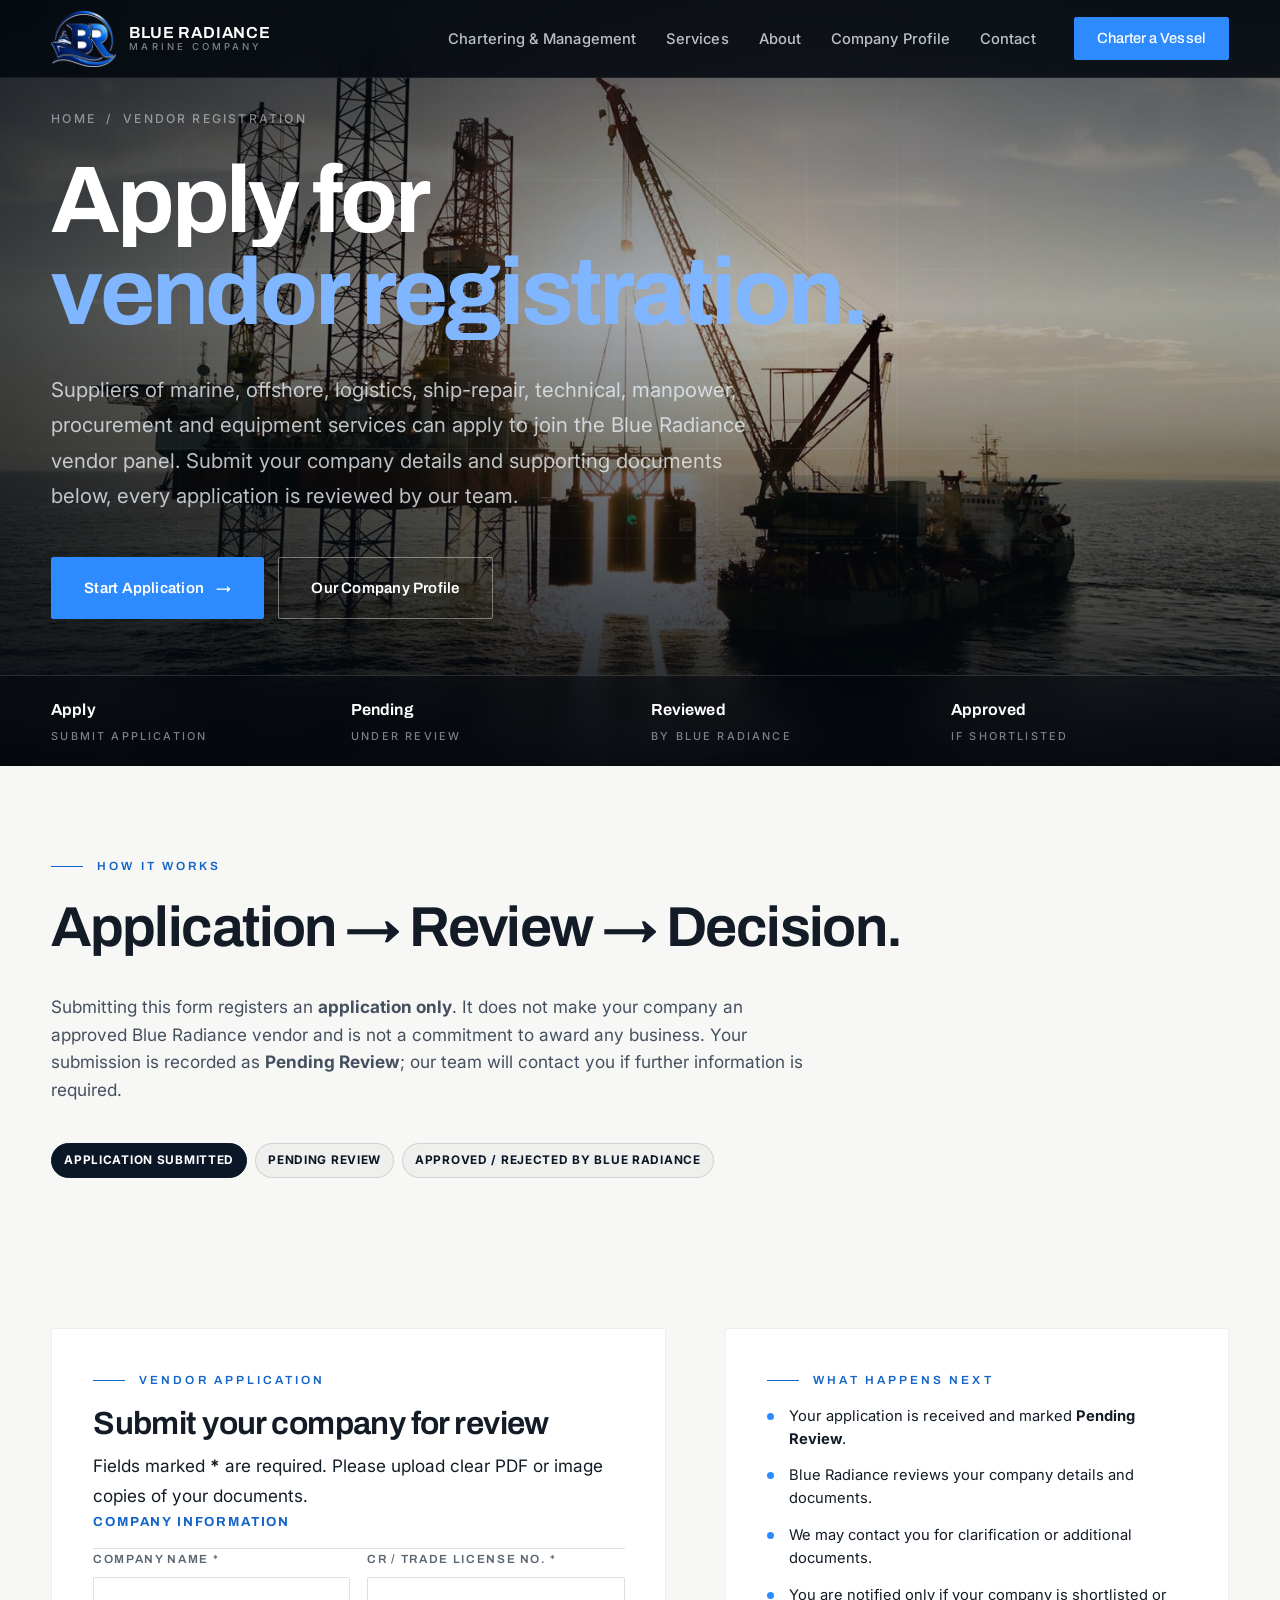
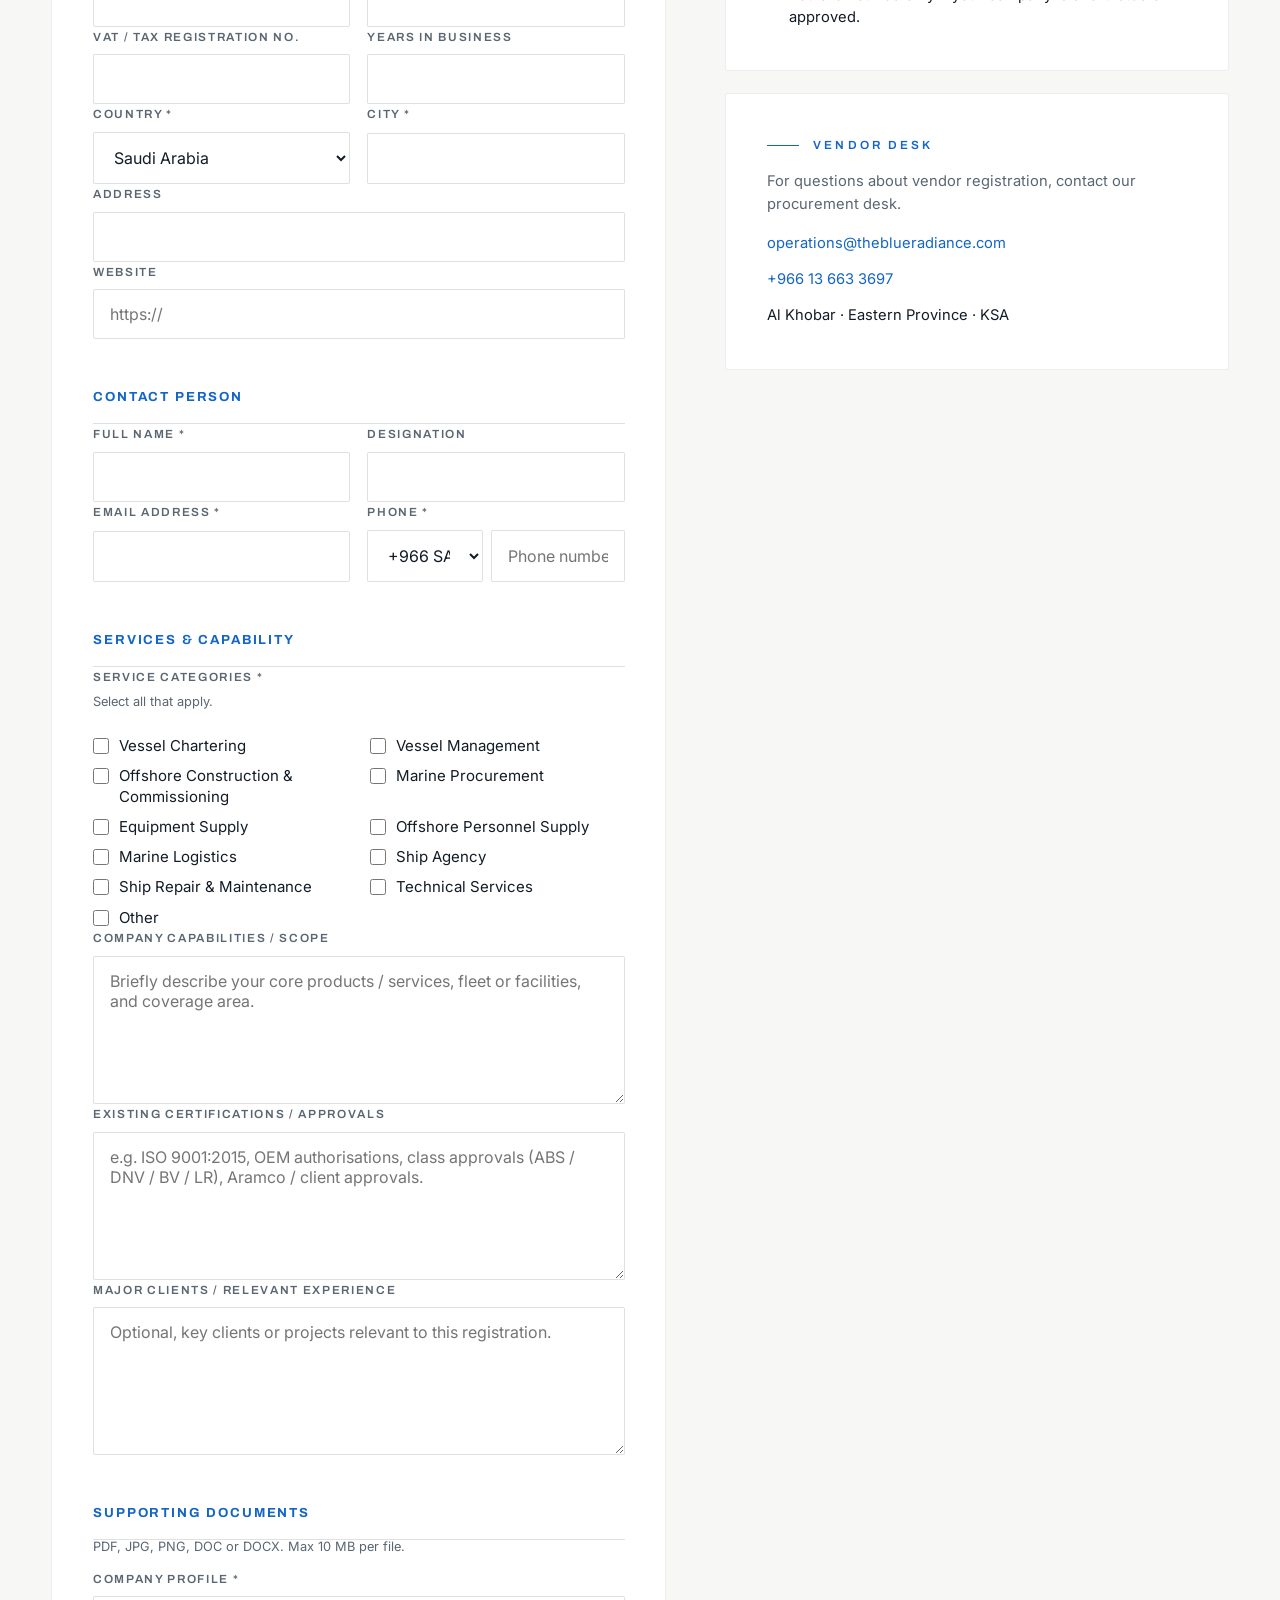
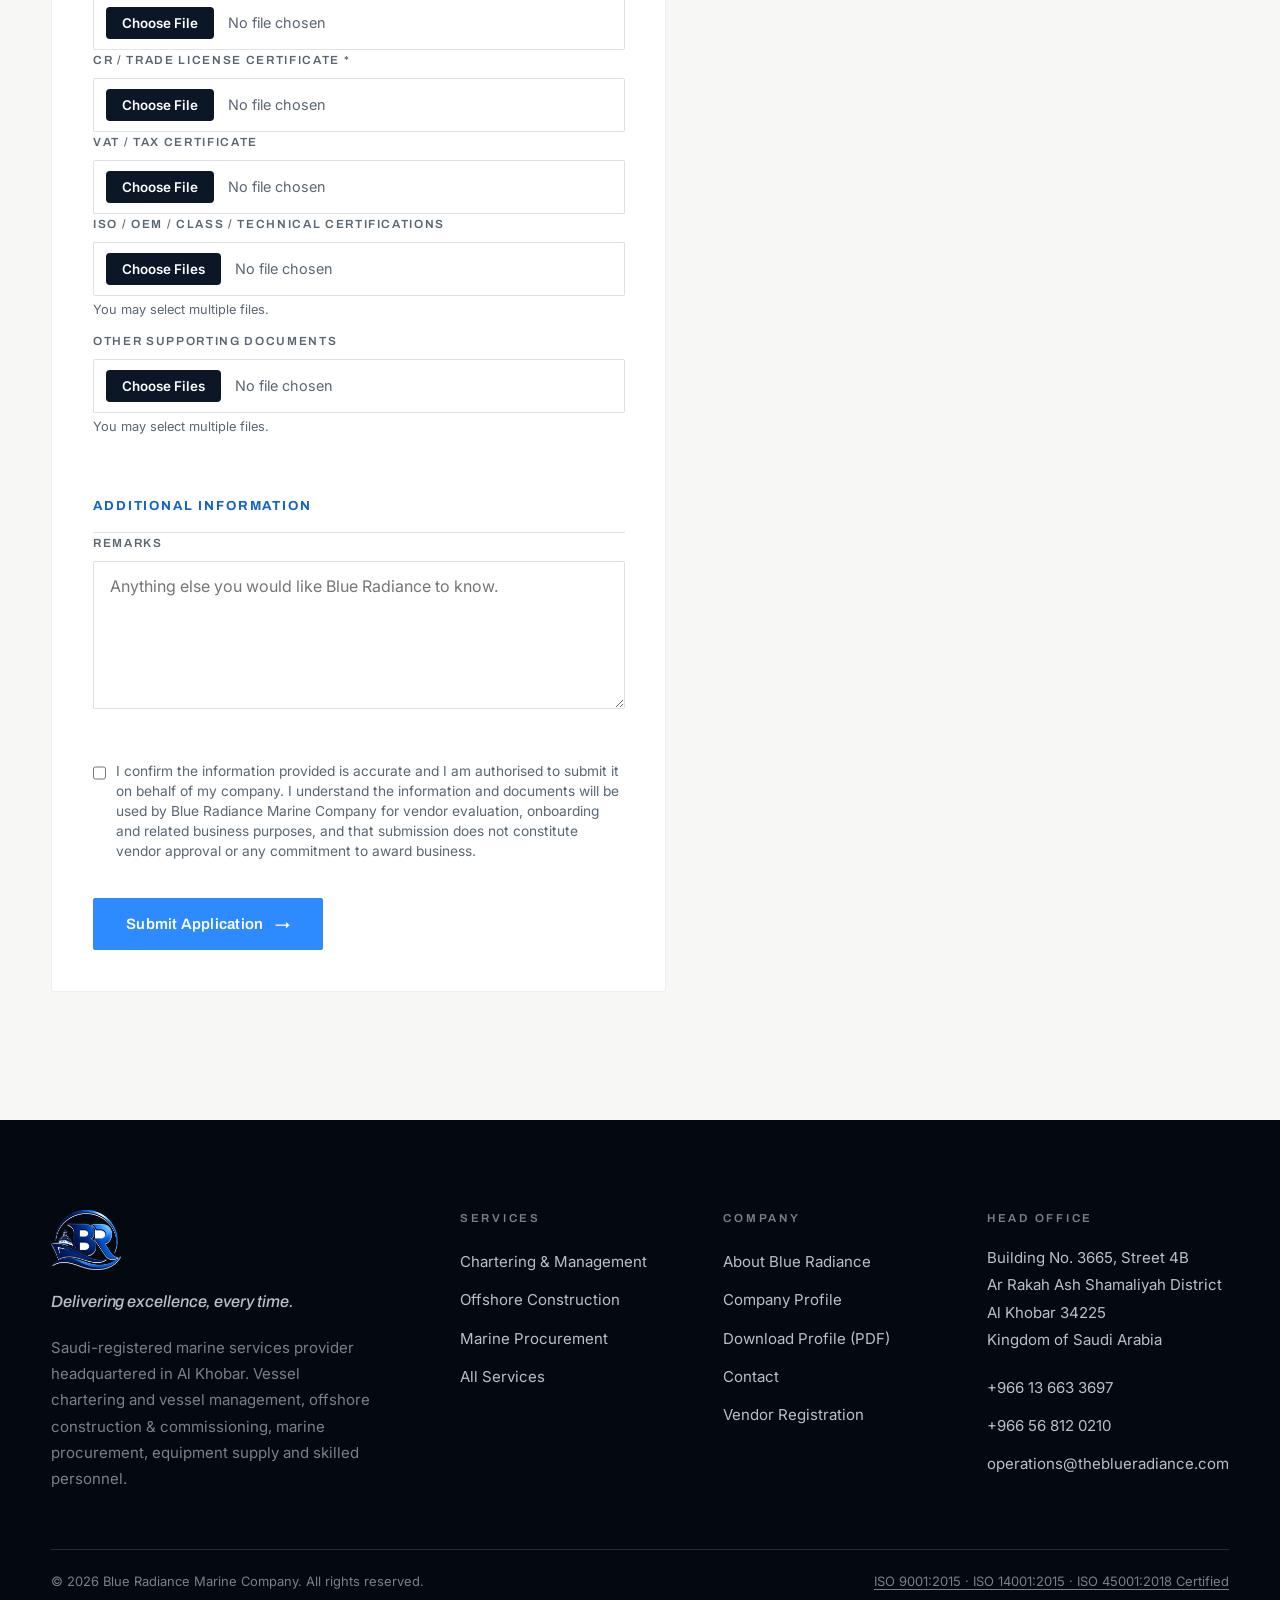
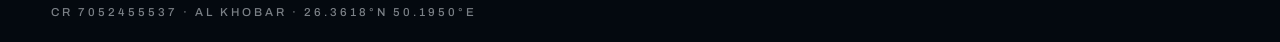
<file: vendor-registration.html>
<!DOCTYPE html>
<html lang="en">
<head>
    <meta charset="UTF-8">
    <meta name="referrer" content="strict-origin-when-cross-origin">
    <meta name="viewport" content="width=device-width, initial-scale=1.0">

    <title>Vendor Registration | Blue Radiance Marine Company</title>
    <meta name="description" content="Apply for vendor registration with Blue Radiance Marine Company. Submit your company profile and supporting documents for review. Submission does not constitute approval.">
    <link rel="canonical" href="https://theblueradiance.com/vendor-registration.html">

    <meta property="og:type" content="website">
    <meta property="og:site_name" content="Blue Radiance Marine Company">
    <meta property="og:title" content="Vendor Registration | Blue Radiance Marine Company">
    <meta property="og:description" content="Apply for vendor registration with Blue Radiance Marine Company. Submission is subject to review and does not constitute approval.">
    <meta property="og:url" content="https://theblueradiance.com/vendor-registration.html">
    <meta property="og:image" content="https://theblueradiance.com/images/og-image.jpg">
    <meta property="og:image:width" content="1200">
    <meta property="og:image:height" content="630">
    <meta property="og:image:alt" content="Blue Radiance Marine Company, offshore support vessel at sea">
    <meta property="og:locale" content="en">
    <meta name="twitter:card" content="summary_large_image">
    <meta name="twitter:title" content="Vendor Registration | Blue Radiance Marine Company">
    <meta name="twitter:description" content="Al Khobar, Saudi Arabia. +966 13 663 3697 · our operations team responds around the clock.">
    <meta name="twitter:image" content="https://theblueradiance.com/images/og-image.jpg">

    <link rel="icon" type="image/png" href="images/favicon.png">
    <link rel="apple-touch-icon" href="images/apple-touch-icon.png">

    <link rel="preconnect" href="https://fonts.googleapis.com">
    <link rel="preconnect" href="https://fonts.gstatic.com" crossorigin>
    <link href="https://fonts.googleapis.com/css2?family=Archivo:ital,wght@0,500..700;1,500&family=Inter:wght@400..600&display=swap" rel="stylesheet">

    <script>document.documentElement.className+=' js';</script>
    <link rel="stylesheet" href="assets/css/site.css">
    <script src="assets/js/site.js" defer></script>
    <script src="assets/js/forms-intl.js" defer></script>
    <script src="assets/js/vendor.js" defer></script>
    <script src="assets/js/forms-intl.js" defer></script>
    <script type="application/ld+json">
    {
      "@context": "https://schema.org",
      "@type": "BreadcrumbList",
      "itemListElement": [
        { "@type": "ListItem", "position": 1, "name": "Home", "item": "https://theblueradiance.com/" },
        { "@type": "ListItem", "position": 2, "name": "Contact", "item": "https://theblueradiance.com/contact.html" }
      ]
    }
    </script>

    <style>
      .vform fieldset{border:0;margin:0 0 30px;padding:0}
      .vform legend{font-family:var(--font-display);font-weight:700;font-size:.82rem;letter-spacing:.14em;
        text-transform:uppercase;color:var(--azure-text);padding:0 0 14px;margin:0;width:100%;
        border-bottom:1px solid var(--line)}
      .vform .hint{font-size:.8rem;color:var(--muted);margin:-4px 0 10px}
      .vform .req-note{font-size:.8rem;color:var(--muted);margin:0 0 22px}
      .vform .cat-grid{display:grid;grid-template-columns:repeat(2,minmax(0,1fr));gap:10px 22px;margin-top:6px}
      @media(max-width:640px){.vform .cat-grid{grid-template-columns:1fr}}
      .vform .cat-grid .chk{display:flex;align-items:flex-start;gap:10px;cursor:pointer;
        font-family:var(--font-text);font-size:.94rem;font-weight:400;letter-spacing:normal;
        text-transform:none;color:var(--text);line-height:1.35}
      .vform .cat-grid .chk input{width:auto;min-width:16px;height:16px;margin:2px 0 0;flex:0 0 auto;accent-color:var(--azure)}
      .vform .consent input[type=checkbox]{width:auto;height:16px}
      .vform .phone-field{display:flex;gap:8px;align-items:stretch;flex-wrap:wrap}
      .vform .phone-field .phone-code{flex:0 0 116px;width:116px;min-width:0}
      .vform .phone-field .phone-num{flex:1 1 90px;width:auto;min-width:0}
      .vform input[type=file]{display:block;width:100%;font-size:.9rem;color:var(--muted);
        padding:10px 12px;border:1px solid var(--line);border-radius:2px;background:#fff;cursor:pointer}
      .vform input[type=file]::file-selector-button{font:inherit;font-weight:600;font-size:.84rem;margin-right:14px;
        padding:8px 16px;border:0;border-radius:4px;background:var(--navy);color:#fff;cursor:pointer;transition:background .25s ease}
      .vform input[type=file]:hover::file-selector-button{background:var(--azure-ink)}
      .vform .file-list{margin-top:8px;display:none}
      .vform .file-list.has{display:block}
      .vform .file-count{font-size:.8rem;font-weight:700;letter-spacing:.02em;color:var(--azure-text);margin-bottom:7px}
      .vform .file-chip{display:flex;align-items:center;justify-content:space-between;gap:10px;background:var(--paper-2);
        border:1px solid var(--line);border-radius:6px;padding:7px 8px 7px 12px;margin-bottom:6px;font-size:.86rem}
      .vform .file-chip .fc-name{color:var(--text);overflow:hidden;text-overflow:ellipsis;white-space:nowrap}
      .vform .file-chip .fc-name .fc-size{color:var(--muted);font-size:.78rem;margin-left:6px}
      .vform .file-chip .fc-x{flex:0 0 auto;border:0;background:transparent;color:var(--muted);cursor:pointer;
        font-size:.95rem;line-height:1;padding:5px 8px;border-radius:5px;transition:color .2s,background .2s}
      .vform .file-chip .fc-x:hover{color:#b02a1a;background:#fff}
      .vform .consent{display:flex;align-items:flex-start;gap:10px;font-size:.86rem;color:var(--muted);line-height:1.45;margin:6px 0 20px}
      .vform .consent input{margin-top:3px;flex:0 0 auto;accent-color:var(--azure)}
      .aside-note{font-size:.92rem;line-height:1.6;color:var(--muted)}
      .flow-list{list-style:none;padding:0;margin:0}
      .flow-list li{position:relative;padding-left:22px;margin:0 0 14px;color:var(--text);font-size:.92rem;line-height:1.55}
      .flow-list li:last-child{margin-bottom:0}
      .flow-list li::before{content:"";position:absolute;left:0;top:8px;width:7px;height:7px;border-radius:50%;background:var(--azure)}
      .contact-list{list-style:none;padding:0;margin:0}
      .contact-list li{margin:0 0 10px;color:var(--text);font-size:.92rem}
      .contact-list li:last-child{margin-bottom:0}
      .contact-list a{color:var(--azure-text);text-decoration:none}
      .contact-list a:hover{text-decoration:underline}
      .status-flow{display:flex;gap:8px;flex-wrap:wrap;margin-top:18px}
      .status-flow span{font-size:.74rem;font-weight:700;letter-spacing:.06em;text-transform:uppercase;
        padding:6px 12px;border-radius:999px;background:var(--paper-2);color:var(--navy);border:1px solid var(--line)}
      .status-flow span.on{background:var(--navy);color:#fff;border-color:var(--navy)}
    </style>
</head>

<body>

    <a class="skip-link" href="#main">Skip to content</a>

    <header class="nav is-solid">
        <div class="nav-inner">
            <a href="index.html" class="brand" aria-label="Blue Radiance Marine Company, home">
                <img class="brand-mark" src="images/logo-mark.png" alt="" width="256" height="256">
                <span class="brand-name">
                    <span class="t">BLUE RADIANCE</span>
                    <span class="s">Marine Company</span>
                </span>
            </a>
            <nav aria-label="Primary">
                <ul class="nav-links">
                    <li><a href="vessel-chartering.html">Chartering &amp; Management</a></li>
                    <li><a href="services.html">Services</a></li>
                    <li><a href="about.html">About</a></li>
                    <li><a href="company-profile.html">Company Profile</a></li>
                    <li><a href="contact.html">Contact</a></li>
                    <li><a class="btn nav-cta" href="contact.html?service=Vessel%20Chartering"><span>Charter a Vessel</span></a></li>
                </ul>
            </nav>
            <button class="nav-burger" aria-expanded="false" aria-controls="mobileMenu" aria-label="Open menu">
                <span></span><span></span><span></span>
            </button>
        </div>
        <div class="nav-progress" aria-hidden="true"></div>
    </header>

    <div class="mobile-menu" id="mobileMenu">
        <ul>
            <li style="--i:0"><a href="index.html"><span class="idx">01</span>Home</a></li>
            <li style="--i:1"><a href="vessel-chartering.html"><span class="idx">02</span>Chartering &amp; Management</a></li>
            <li style="--i:2"><a href="services.html"><span class="idx">03</span>Services</a></li>
            <li style="--i:3"><a href="about.html"><span class="idx">04</span>About</a></li>
            <li style="--i:4"><a href="company-profile.html"><span class="idx">05</span>Company Profile</a></li>
            <li style="--i:5"><a href="contact.html"><span class="idx">06</span>Contact</a></li>
        </ul>
        <div class="mobile-menu-foot">
            <a href="tel:+966136633697">+966 13 663 3697</a>
            <a href="mailto:operations@theblueradiance.com">operations@theblueradiance.com</a>
            <span>Al Khobar · Eastern Province · Kingdom of Saudi Arabia</span>
        </div>
    </div>

        <main id="main">

    <section class="hero hero-page kenburns" aria-label="Vendor Registration">
        <div class="hero-media">
            <img src="images/osv-supply-run.jpg" alt="" width="1920" height="1080" fetchpriority="high">
        </div>
        <div class="hero-scrim" aria-hidden="true"></div>
        <div class="hero-grid" aria-hidden="true"></div>
        <div class="shell hero-content">
            <p class="crumb" style="margin-bottom:22px"><a href="index.html">Home</a> <span aria-hidden="true">/</span> Vendor Registration</p>
            <h1 class="display-1 hero-title">
                <span class="ln"><span>Apply for</span></span>
                <span class="ln"><span class="accent">vendor registration.</span></span>
            </h1>
            <p class="hero-sub">
                Suppliers of marine, offshore, logistics, ship-repair, technical, manpower, procurement
                and equipment services can apply to join the Blue Radiance vendor panel. Submit your company
                details and supporting documents below, every application is reviewed by our team.
            </p>
            <div class="hero-actions">
                <a class="btn" href="#form-title"><span>Start Application</span> <span class="arr">&rarr;</span></a>
                <a class="btn btn-ghost" href="documents/Blue-Radiance-Marine-Company-Profile-2026.pdf?v=20261116" download><span>Our Company Profile</span></a>
            </div>
        </div>
        <div class="hero-stats">
            <div class="shell hero-stats-grid">
                <div class="hstat"><span class="v">Apply</span><span class="l">Submit Application</span></div>
                <div class="hstat"><span class="v">Pending</span><span class="l">Under Review</span></div>
                <div class="hstat"><span class="v">Reviewed</span><span class="l">By Blue Radiance</span></div>
                <div class="hstat"><span class="v">Approved</span><span class="l">If Shortlisted</span></div>
            </div>
        </div>
    </section>

    <section class="section-tight" aria-labelledby="flow-title" style="padding-bottom:0">
        <div class="shell">
            <div class="sec-head reveal" style="margin-bottom:22px">
                <p class="kicker">How it works</p>
                <h2 id="flow-title" class="display-2">Application &rarr; Review &rarr; Decision.</h2>
                <p style="max-width:760px;margin-top:14px;color:#44505f;line-height:1.6">
                    Submitting this form registers an <strong>application only</strong>. It does not make your
                    company an approved Blue Radiance vendor and is not a commitment to award any business.
                    Your submission is recorded as <strong>Pending Review</strong>; our team will contact you
                    if further information is required.
                </p>
                <div class="status-flow" aria-hidden="true">
                    <span class="on">Application Submitted</span>
                    <span>Pending Review</span>
                    <span>Approved / Rejected by Blue Radiance</span>
                </div>
            </div>
        </div>
    </section>

    <section class="section" aria-labelledby="form-title">
        <div class="shell">
            <div class="contact-grid">

                <div class="card">
                    <p class="kicker" style="margin-bottom:16px">Vendor Application</p>
                    <h2 id="form-title" class="display-3" style="margin-bottom:10px">Submit your company for review</h2>
                    <p class="req-note">Fields marked <strong>*</strong> are required. Please upload clear PDF or image copies of your documents.</p>

                    <form id="vendorForm" class="form-grid vform" novalidate enctype="multipart/form-data">
                        <input type="checkbox" name="botcheck" tabindex="-1" autocomplete="off" aria-hidden="true" style="display:none !important">

                        <fieldset>
                            <legend>Company Information</legend>
                            <div class="form-row">
                                <div class="field">
                                    <label for="v-company">Company Name *</label>
                                    <input id="v-company" name="company_name" type="text" autocomplete="organization" maxlength="160" required>
                                    <span class="err">Please enter your company name.</span>
                                </div>
                                <div class="field">
                                    <label for="v-cr">CR / Trade License No. *</label>
                                    <input id="v-cr" name="cr_number" type="text" maxlength="60" required>
                                    <span class="err">Please enter your CR / trade license number.</span>
                                </div>
                            </div>
                            <div class="form-row">
                                <div class="field">
                                    <label for="v-vat">VAT / Tax Registration No.</label>
                                    <input id="v-vat" name="vat_number" type="text" maxlength="60">
                                </div>
                                <div class="field">
                                    <label for="v-years">Years in Business</label>
                                    <input id="v-years" name="years_in_business" type="number" min="0" max="200" inputmode="numeric">
                                </div>
                            </div>
                            <div class="form-row">
                                <div class="field">
                                    <label for="v-country">Country *</label>
                                    <select id="v-country" name="country" data-country required></select>
                                    <span class="err">Please select your country.</span>
                                </div>
                                <div class="field">
                                    <label for="v-city">City *</label>
                                    <input id="v-city" name="city" type="text" autocomplete="address-level2" maxlength="80" required>
                                    <span class="err">Please enter your city.</span>
                                </div>
                            </div>
                            <div class="field">
                                <label for="v-address">Address</label>
                                <input id="v-address" name="address" type="text" autocomplete="street-address" maxlength="200">
                            </div>
                            <div class="field">
                                <label for="v-website">Website</label>
                                <input id="v-website" name="website" type="url" inputmode="url" placeholder="https://" maxlength="160">
                            </div>
                        </fieldset>

                        <fieldset>
                            <legend>Contact Person</legend>
                            <div class="form-row">
                                <div class="field">
                                    <label for="v-contact">Full Name *</label>
                                    <input id="v-contact" name="contact_name" type="text" autocomplete="name" maxlength="120" required>
                                    <span class="err">Please enter the contact person's name.</span>
                                </div>
                                <div class="field">
                                    <label for="v-designation">Designation</label>
                                    <input id="v-designation" name="designation" type="text" maxlength="120">
                                </div>
                            </div>
                            <div class="form-row">
                                <div class="field">
                                    <label for="v-email">Email Address *</label>
                                    <input id="v-email" name="email" type="email" autocomplete="email" maxlength="160" required>
                                    <span class="err">Please enter a valid email address.</span>
                                </div>
                                <div class="field">
                                    <label for="v-phone-num">Phone *</label>
                                    <div class="phone-field" data-phone>
                                        <select class="phone-code" aria-label="Country dialing code"></select>
                                        <input id="v-phone-num" class="phone-num" type="tel" inputmode="tel" autocomplete="tel-national" placeholder="Phone number">
                                        <input type="hidden" name="phone">
                                    </div>
                                    <span class="err">Please enter a valid phone number.</span>
                                </div>
                            </div>
                        </fieldset>

                        <fieldset>
                            <legend>Services &amp; Capability</legend>
                            <div class="field">
                                <label>Service Categories *</label>
                                <p class="hint">Select all that apply.</p>
                                <div class="cat-grid" role="group" aria-label="Service categories">
                                    <label class="chk"><input type="checkbox" name="categories" value="Vessel Chartering"> Vessel Chartering</label>
                                    <label class="chk"><input type="checkbox" name="categories" value="Vessel Management"> Vessel Management</label>
                                    <label class="chk"><input type="checkbox" name="categories" value="Offshore Construction &amp; Commissioning"> Offshore Construction &amp; Commissioning</label>
                                    <label class="chk"><input type="checkbox" name="categories" value="Marine Procurement"> Marine Procurement</label>
                                    <label class="chk"><input type="checkbox" name="categories" value="Equipment Supply"> Equipment Supply</label>
                                    <label class="chk"><input type="checkbox" name="categories" value="Offshore Personnel Supply"> Offshore Personnel Supply</label>
                                    <label class="chk"><input type="checkbox" name="categories" value="Marine Logistics"> Marine Logistics</label>
                                    <label class="chk"><input type="checkbox" name="categories" value="Ship Agency"> Ship Agency</label>
                                    <label class="chk"><input type="checkbox" name="categories" value="Ship Repair &amp; Maintenance"> Ship Repair &amp; Maintenance</label>
                                    <label class="chk"><input type="checkbox" name="categories" value="Technical Services"> Technical Services</label>
                                    <label class="chk"><input type="checkbox" name="categories" value="Other"> Other</label>
                                </div>
                                <span class="err">Please select at least one service category.</span>
                            </div>
                            <div class="field">
                                <label for="v-capabilities">Company Capabilities / Scope</label>
                                <textarea id="v-capabilities" name="capabilities" rows="4" maxlength="2000" placeholder="Briefly describe your core products / services, fleet or facilities, and coverage area."></textarea>
                            </div>
                            <div class="field">
                                <label for="v-certs">Existing Certifications / Approvals</label>
                                <textarea id="v-certs" name="certifications" rows="3" maxlength="1000" placeholder="e.g. ISO 9001:2015, OEM authorisations, class approvals (ABS / DNV / BV / LR), Aramco / client approvals."></textarea>
                            </div>
                            <div class="field">
                                <label for="v-clients">Major Clients / Relevant Experience</label>
                                <textarea id="v-clients" name="major_clients" rows="3" maxlength="1000" placeholder="Optional, key clients or projects relevant to this registration."></textarea>
                            </div>
                        </fieldset>

                        <fieldset>
                            <legend>Supporting Documents</legend>
                            <p class="hint">PDF, JPG, PNG, DOC or DOCX. Max 10&nbsp;MB per file.</p>
                            <div class="field">
                                <label for="v-doc-profile">Company Profile *</label>
                                <input id="v-doc-profile" name="doc_company_profile" type="file" accept=".pdf,.doc,.docx,.jpg,.jpeg,.png" required>
                                <span class="err">Please attach your company profile.</span>
                            </div>
                            <div class="field">
                                <label for="v-doc-cr">CR / Trade License Certificate *</label>
                                <input id="v-doc-cr" name="doc_cr" type="file" accept=".pdf,.jpg,.jpeg,.png" required>
                                <span class="err">Please attach your CR / trade license certificate.</span>
                            </div>
                            <div class="field">
                                <label for="v-doc-vat">VAT / Tax Certificate</label>
                                <input id="v-doc-vat" name="doc_vat" type="file" accept=".pdf,.jpg,.jpeg,.png">
                            </div>
                            <div class="field">
                                <label for="v-doc-certs">ISO / OEM / Class / Technical Certifications</label>
                                <input id="v-doc-certs" name="doc_certifications" type="file" accept=".pdf,.jpg,.jpeg,.png" multiple>
                                <p class="hint">You may select multiple files.</p>
                            </div>
                            <div class="field">
                                <label for="v-doc-other">Other Supporting Documents</label>
                                <input id="v-doc-other" name="doc_other" type="file" accept=".pdf,.doc,.docx,.jpg,.jpeg,.png" multiple>
                                <p class="hint">You may select multiple files.</p>
                            </div>
                        </fieldset>

                        <fieldset>
                            <legend>Additional Information</legend>
                            <div class="field">
                                <label for="v-remarks">Remarks</label>
                                <textarea id="v-remarks" name="remarks" rows="3" maxlength="1500" placeholder="Anything else you would like Blue Radiance to know."></textarea>
                            </div>
                        </fieldset>

                        <label class="consent">
                            <input type="checkbox" name="consent" required>
                            <span>I confirm the information provided is accurate and I am authorised to submit it on behalf of my company. I understand the information and documents will be used by Blue Radiance Marine Company for vendor evaluation, onboarding and related business purposes, and that submission does not constitute vendor approval or any commitment to award business.</span>
                        </label>

                        <div>
                            <button type="submit" class="btn"><span>Submit Application</span> <span class="arr">&rarr;</span></button>
                        </div>
                        <div id="formStatus" class="form-status" role="status" aria-live="polite"></div>
                    </form>
                </div>

                <div>
                    <div class="card" style="margin-bottom:22px">
                        <p class="kicker" style="margin-bottom:14px">What happens next</p>
                        <ul class="flow-list">
                            <li>Your application is received and marked <strong>Pending Review</strong>.</li>
                            <li>Blue Radiance reviews your company details and documents.</li>
                            <li>We may contact you for clarification or additional documents.</li>
                            <li>You are notified only if your company is shortlisted or approved.</li>
                        </ul>
                    </div>
                    <div class="card">
                        <p class="kicker" style="margin-bottom:14px">Vendor Desk</p>
                        <p class="aside-note" style="margin:0 0 14px">
                            For questions about vendor registration, contact our procurement desk.
                        </p>
                        <ul class="contact-list">
                            <li><a href="mailto:operations@theblueradiance.com">operations@theblueradiance.com</a></li>
                            <li><a href="tel:+966136633697">+966 13 663 3697</a></li>
                            <li>Al Khobar · Eastern Province · KSA</li>
                        </ul>
                    </div>
                </div>

            </div>
        </div>
    </section>

    </main>

    <footer class="site-foot">
        <div class="shell">
            <div class="foot-grid">
                <div class="foot-brand">
                    <img class="brand-mark" src="images/logo-mark.png" alt="" width="256" height="256" loading="lazy">
                    <p class="foot-motto">Delivering excellence, every time.</p>
                    <p class="foot-tag">
                        Saudi-registered marine services provider headquartered in Al Khobar.
                        Vessel chartering and vessel management, offshore construction &amp;
                        commissioning, marine procurement, equipment supply and skilled personnel.
                    </p>
                </div>
                <div class="foot-col">
                    <h2 class="foot-h">Services</h2>
                    <ul>
                        <li><a href="vessel-chartering.html">Chartering &amp; Management</a></li>
                        <li><a href="services.html#offshore-construction">Offshore Construction</a></li>
                        <li><a href="services.html#marine-procurement">Marine Procurement</a></li>
                        <li><a href="services.html">All Services</a></li>
                    </ul>
                </div>
                <div class="foot-col">
                    <h2 class="foot-h">Company</h2>
                    <ul>
                        <li><a href="about.html">About Blue Radiance</a></li>
                        <li><a href="company-profile.html">Company Profile</a></li>
                        <li><a href="documents/Blue-Radiance-Marine-Company-Profile-2026.pdf?v=20261116" download>Download Profile (PDF)</a></li>
                        <li><a href="contact.html">Contact</a></li>
                    <li><a href="vendor-registration.html">Vendor Registration</a></li>
                    </ul>
                </div>
                <div class="foot-col">
                    <h2 class="foot-h">Head Office</h2>
                    <address>
                        Building No. 3665, Street 4B<br>
                        Ar Rakah Ash Shamaliyah District<br>
                        Al Khobar 34225<br>
                        Kingdom of Saudi Arabia
                    </address>
                    <ul style="margin-top:16px">
                        <li><a href="tel:+966136633697">+966 13 663 3697</a></li>
                        <li><a href="tel:+966568120210">+966 56 812 0210</a></li>
                        <li><a href="mailto:operations@theblueradiance.com">operations@theblueradiance.com</a></li>
                    </ul>
                </div>
            </div>
            <div class="foot-bar">
                <span>© 2026 Blue Radiance Marine Company. All rights reserved.</span>
                <span><a class="foot-iso" href="about.html#certifications">ISO 9001:2015 · ISO 14001:2015 · ISO 45001:2018 Certified</a></span>
                <span class="coords">CR 7052455537 · Al Khobar · 26.3618°N 50.1950°E</span>
            </div>
        </div>
    </footer>

</body>
</html>
</file>
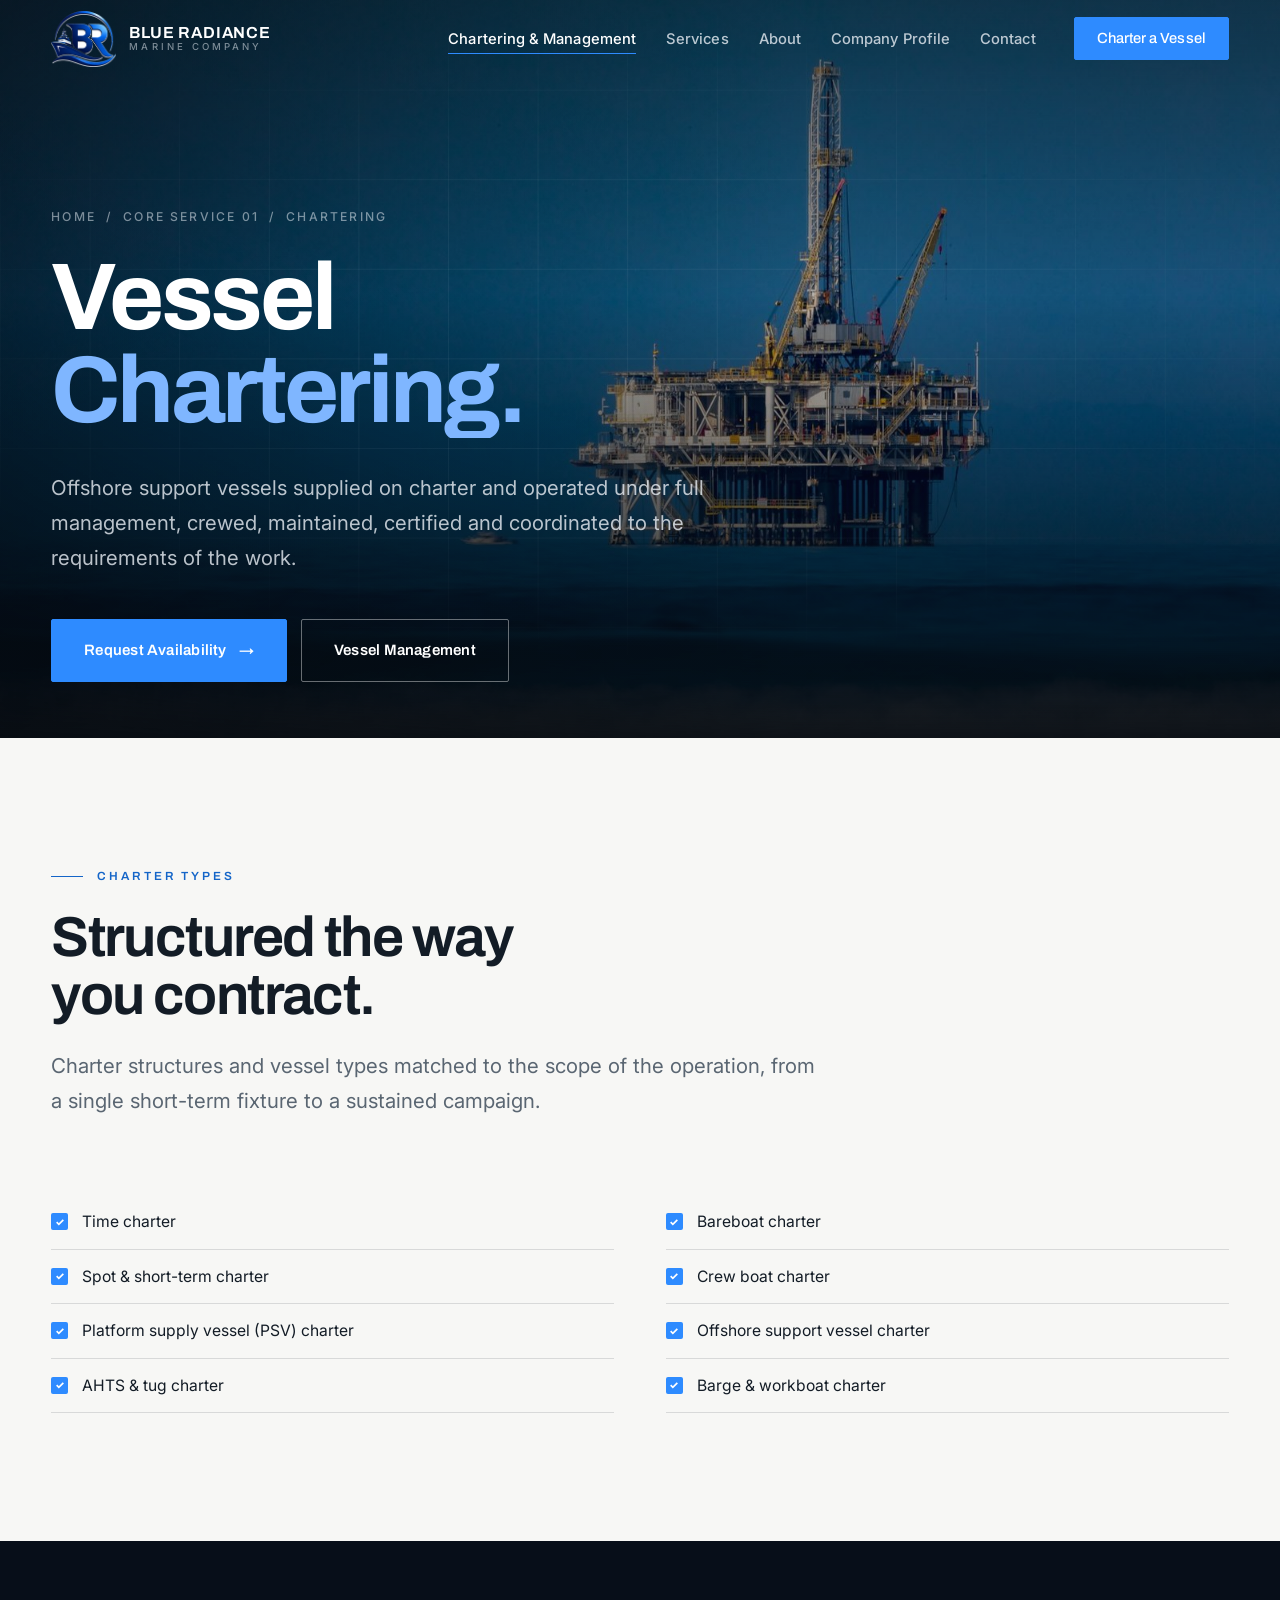
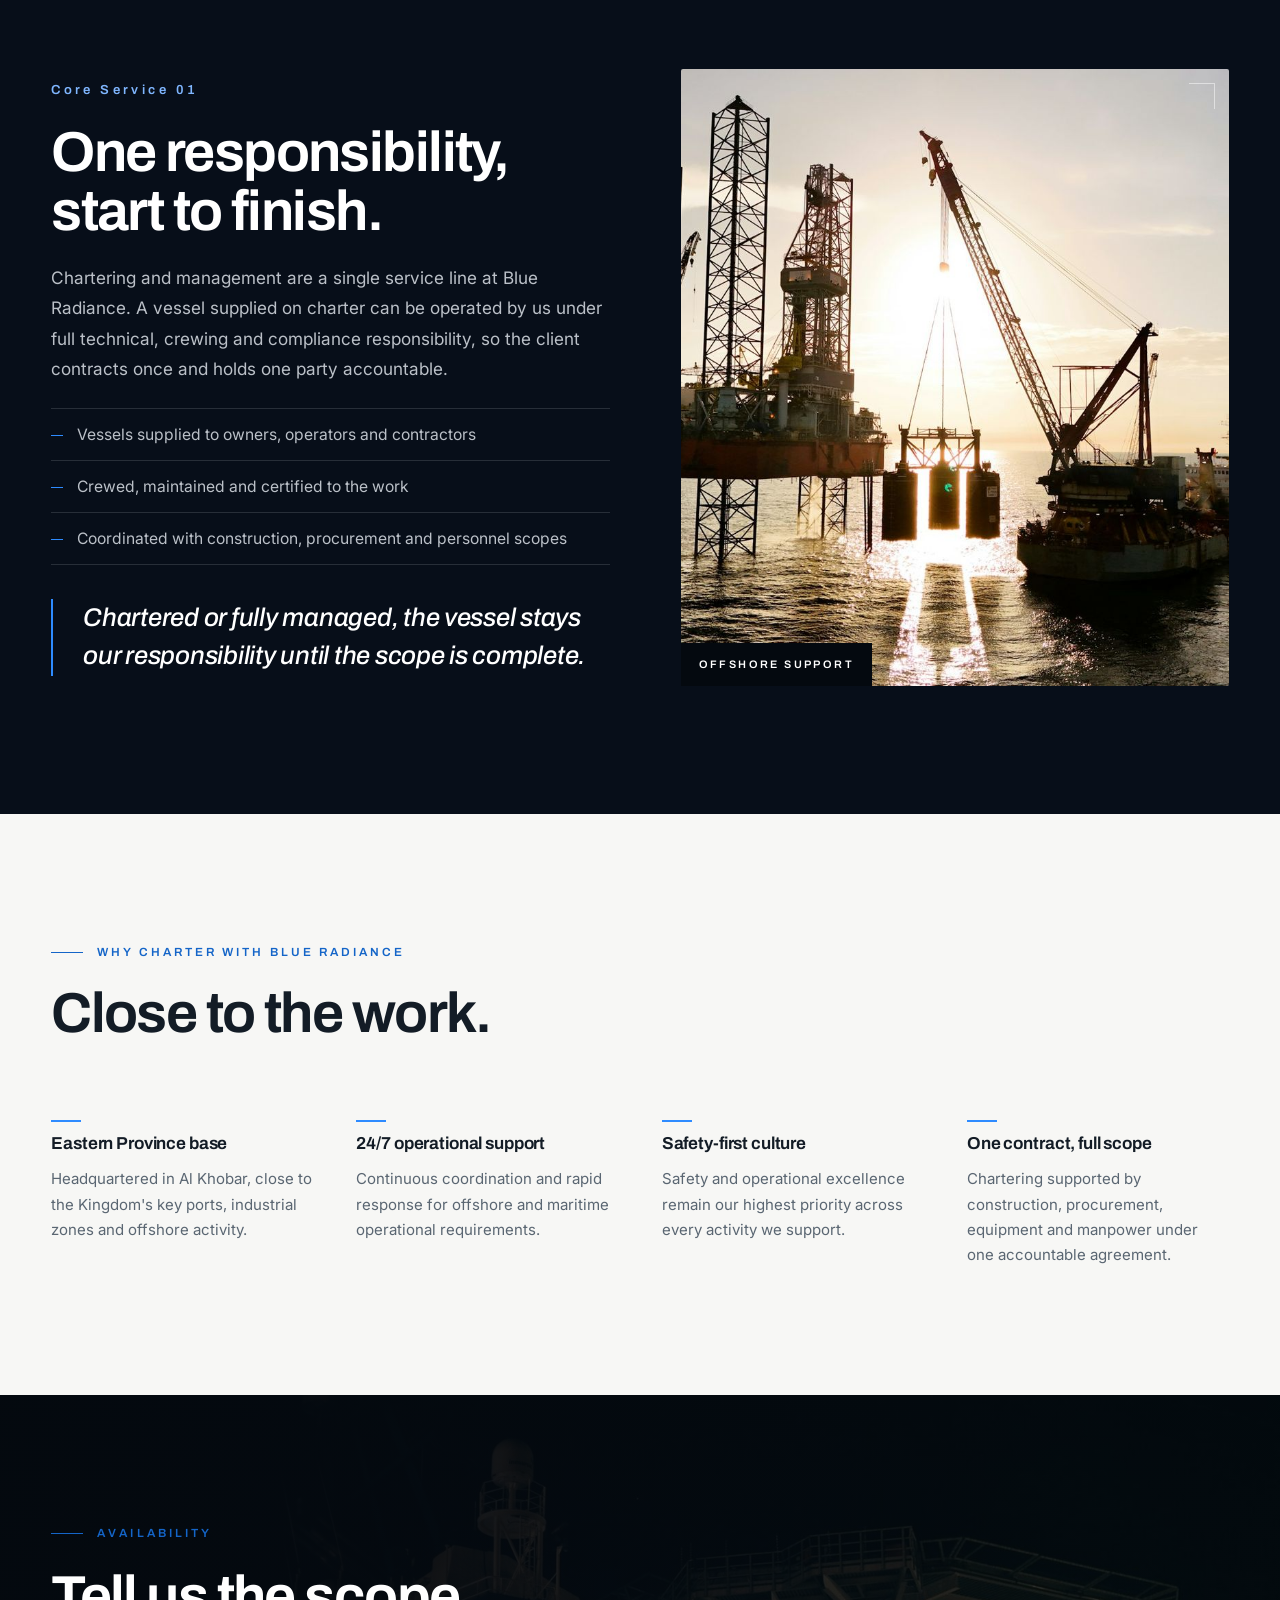
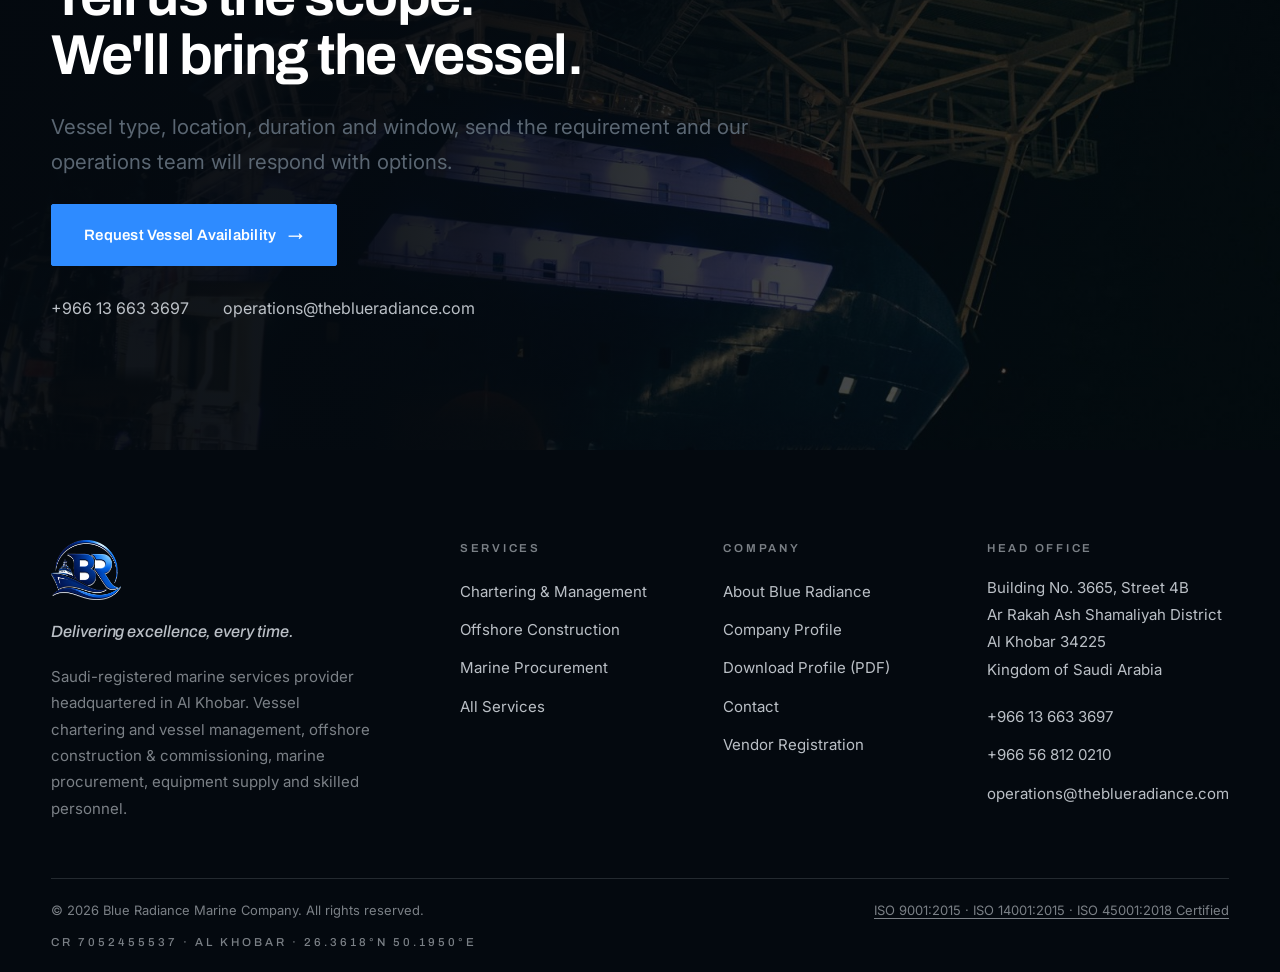
<file: vessel-chartering.html>
<!DOCTYPE html>
<html lang="en">
<head>
    <meta charset="UTF-8">
    <meta name="referrer" content="strict-origin-when-cross-origin">
    <meta name="viewport" content="width=device-width, initial-scale=1.0">

    <title>PSV, AHTS &amp; Crew Boat Charter Saudi Arabia | Blue Radiance</title>
    <meta name="description" content="Time, bareboat, spot and short-term charter of crew boats, PSVs, offshore support vessels, AHTS, tugs and barges across the Arabian Gulf.">
    <link rel="canonical" href="https://theblueradiance.com/vessel-chartering.html">

    <meta property="og:type" content="website">
    <meta property="og:site_name" content="Blue Radiance Marine Company">
    <meta property="og:title" content="Vessel Chartering, Crew Boat, PSV, AHTS &amp; Tug Charter">
    <meta property="og:description" content="Time, bareboat, spot and short-term charter of offshore support vessels across the Arabian Gulf.">
    <meta property="og:url" content="https://theblueradiance.com/vessel-chartering.html">
    <meta property="og:image" content="https://theblueradiance.com/images/og-image.jpg">
    <meta property="og:image:width" content="1200">
    <meta property="og:image:height" content="630">
    <meta property="og:image:alt" content="Blue Radiance Marine Company, offshore support vessel at sea">
    <meta property="og:locale" content="en">
    <meta name="twitter:card" content="summary_large_image">
    <meta name="twitter:title" content="Offshore Vessel Chartering in Saudi Arabia">
    <meta name="twitter:description" content="Crew boats, PSVs, AHTS and workboats on time, bareboat and spot charter across the Arabian Gulf.">
    <meta name="twitter:image" content="https://theblueradiance.com/images/og-image.jpg">

    <link rel="icon" type="image/png" href="images/favicon.png">
    <link rel="apple-touch-icon" href="images/apple-touch-icon.png">

    <link rel="preconnect" href="https://fonts.googleapis.com">
    <link rel="preconnect" href="https://fonts.gstatic.com" crossorigin>
    <link href="https://fonts.googleapis.com/css2?family=Archivo:ital,wght@0,500..700;1,500&family=Inter:wght@400..600&display=swap" rel="stylesheet">

    <link rel="preload" as="image" href="images/gulf-jackup-helideck.jpg">

    <script>document.documentElement.className+=' js';</script>
    <link rel="stylesheet" href="assets/css/site.css">
    <script src="assets/js/site.js" defer></script>

    <script type="application/ld+json">
    {
      "@context": "https://schema.org",
      "@type": "Service",
      "name": "Vessel Chartering",
      "serviceType": "Offshore Vessel Chartering",
      "provider": { "@type": "Organization", "name": "Blue Radiance Marine Company", "url": "https://theblueradiance.com/" },
      "areaServed": "Eastern Province, Saudi Arabia · Arabian Gulf",
      "description": "Offshore support vessels supplied on charter, time, bareboat, spot and short-term charter of crew boats, platform supply vessels, AHTS, tugs, barges and workboats."
    }
    </script>
    <script type="application/ld+json">
    {
      "@context": "https://schema.org",
      "@type": "BreadcrumbList",
      "itemListElement": [
        { "@type": "ListItem", "position": 1, "name": "Home", "item": "https://theblueradiance.com/" },
        { "@type": "ListItem", "position": 2, "name": "Vessel Chartering", "item": "https://theblueradiance.com/vessel-chartering.html" }
      ]
    }
    </script>
</head>

<body>

    <a class="skip-link" href="#main">Skip to content</a>

    <header class="nav">
        <div class="nav-inner">
            <a href="index.html" class="brand" aria-label="Blue Radiance Marine Company, home">
                <img class="brand-mark" src="images/logo-mark.png" alt="" width="256" height="256">
                <span class="brand-name">
                    <span class="t">BLUE RADIANCE</span>
                    <span class="s">Marine Company</span>
                </span>
            </a>
            <nav aria-label="Primary">
                <ul class="nav-links">
                    <li><a href="vessel-chartering.html" class="active">Chartering &amp; Management</a></li>
                    <li><a href="services.html">Services</a></li>
                    <li><a href="about.html">About</a></li>
                    <li><a href="company-profile.html">Company Profile</a></li>
                    <li><a href="contact.html">Contact</a></li>
                    <li><a class="btn nav-cta" href="contact.html?service=Vessel%20Chartering"><span>Charter a Vessel</span></a></li>
                </ul>
            </nav>
            <button class="nav-burger" aria-expanded="false" aria-controls="mobileMenu" aria-label="Open menu">
                <span></span><span></span><span></span>
            </button>
        </div>
        <div class="nav-progress" aria-hidden="true"></div>
    </header>

    <div class="mobile-menu" id="mobileMenu">
        <ul>
            <li style="--i:0"><a href="index.html"><span class="idx">01</span>Home</a></li>
            <li style="--i:1"><a href="vessel-chartering.html" class="active"><span class="idx">02</span>Chartering &amp; Management</a></li>
            <li style="--i:2"><a href="services.html"><span class="idx">03</span>Services</a></li>
            <li style="--i:3"><a href="about.html"><span class="idx">04</span>About</a></li>
            <li style="--i:4"><a href="company-profile.html"><span class="idx">05</span>Company Profile</a></li>
            <li style="--i:5"><a href="contact.html"><span class="idx">06</span>Contact</a></li>
        </ul>
        <div class="mobile-menu-foot">
            <a href="tel:+966136633697">+966 13 663 3697</a>
            <a href="mailto:operations@theblueradiance.com">operations@theblueradiance.com</a>
            <span>Al Khobar · Eastern Province · Kingdom of Saudi Arabia</span>
        </div>
    </div>

    <main id="main">

    <!-- HERO -->
    <section class="hero hero-page kenburns" aria-label="Vessel Chartering">
        <div class="hero-media">
            <img src="images/gulf-jackup-helideck.jpg" width="1600" height="2401"
                 alt="Jack-up unit with helideck in the Arabian Gulf, attended by a tug and cargo barge"
                 fetchpriority="high">
        </div>
        <div class="hero-scrim" aria-hidden="true"></div>
        <div class="hero-grid" aria-hidden="true"></div>
        <div class="shell hero-content">
            <p class="crumb" style="margin-bottom:22px"><a href="index.html">Home</a> <span aria-hidden="true">/</span> Core Service 01 <span aria-hidden="true">/</span> Chartering</p>
            <h1 class="display-1 hero-title">
                <span class="ln"><span>Vessel</span></span>
                <span class="ln"><span class="accent">Chartering.</span></span>
            </h1>
            <p class="hero-sub">
                Offshore support vessels supplied on charter and operated under full
                management, crewed, maintained, certified and coordinated to the
                requirements of the work.
            </p>
            <div class="hero-actions">
                <a class="btn" href="contact.html?service=Vessel%20Chartering"><span>Request Availability</span> <span class="arr">→</span></a>
                <a class="btn btn-ghost" href="vessel-management.html"><span>Vessel Management</span></a>
            </div>
        </div>
    </section>

    <!-- CHARTER TYPES -->
    <section class="section" aria-labelledby="types-title">
        <div class="shell">
            <div class="sec-head reveal">
                <p class="kicker">Charter Types</p>
                <h2 id="types-title" class="display-2">Structured the way<br>you contract.</h2>
                <p class="lede">
                    Charter structures and vessel types matched to the scope of the
                    operation, from a single short-term fixture to a sustained campaign.
                </p>
            </div>
            <ul class="matrix reveal">
                <li><span class="tick" aria-hidden="true"><svg viewBox="0 0 12 12" fill="none" stroke="currentColor" stroke-width="2"><path d="M2 6.2 4.6 8.8 10 3.4"/></svg></span>Time charter</li>
                <li><span class="tick" aria-hidden="true"><svg viewBox="0 0 12 12" fill="none" stroke="currentColor" stroke-width="2"><path d="M2 6.2 4.6 8.8 10 3.4"/></svg></span>Bareboat charter</li>
                <li><span class="tick" aria-hidden="true"><svg viewBox="0 0 12 12" fill="none" stroke="currentColor" stroke-width="2"><path d="M2 6.2 4.6 8.8 10 3.4"/></svg></span>Spot &amp; short-term charter</li>
                <li><span class="tick" aria-hidden="true"><svg viewBox="0 0 12 12" fill="none" stroke="currentColor" stroke-width="2"><path d="M2 6.2 4.6 8.8 10 3.4"/></svg></span>Crew boat charter</li>
                <li><span class="tick" aria-hidden="true"><svg viewBox="0 0 12 12" fill="none" stroke="currentColor" stroke-width="2"><path d="M2 6.2 4.6 8.8 10 3.4"/></svg></span>Platform supply vessel (PSV) charter</li>
                <li><span class="tick" aria-hidden="true"><svg viewBox="0 0 12 12" fill="none" stroke="currentColor" stroke-width="2"><path d="M2 6.2 4.6 8.8 10 3.4"/></svg></span>Offshore support vessel charter</li>
                <li><span class="tick" aria-hidden="true"><svg viewBox="0 0 12 12" fill="none" stroke="currentColor" stroke-width="2"><path d="M2 6.2 4.6 8.8 10 3.4"/></svg></span>AHTS &amp; tug charter</li>
                <li><span class="tick" aria-hidden="true"><svg viewBox="0 0 12 12" fill="none" stroke="currentColor" stroke-width="2"><path d="M2 6.2 4.6 8.8 10 3.4"/></svg></span>Barge &amp; workboat charter</li>
            </ul>
        </div>
    </section>

    <!-- CHARTER + MANAGEMENT -->
    <section class="section on-dark" aria-labelledby="cm-title">
        <div class="shell">
            <div class="flagship">
                <div class="fl-copy">
                    <span class="num reveal" style="--i:0">Core Service 01</span>
                    <h2 id="cm-title" class="display-2 reveal" style="--i:1">One responsibility,<br>start to finish.</h2>
                    <p class="reveal" style="--i:2;color:var(--fog)">
                        Chartering and management are a single service line at Blue Radiance.
                        A vessel supplied on charter can be operated by us under full technical,
                        crewing and compliance responsibility, so the client contracts once
                        and holds one party accountable.
                    </p>
                    <ul>
                        <li class="reveal" style="--i:3">Vessels supplied to owners, operators and contractors</li>
                        <li class="reveal" style="--i:4">Crewed, maintained and certified to the work</li>
                        <li class="reveal" style="--i:5">Coordinated with construction, procurement and personnel scopes</li>
                    </ul>
                    <p class="pull reveal" style="--i:6;margin-top:12px">
                        Chartered or fully managed, the vessel stays our responsibility
                        until the scope is complete.
                    </p>
                </div>
                <div class="fl-media media-reveal reveal">
                    <div class="frame">
                        <img src="images/osv-supply-run.jpg"
                             alt="Offshore supply vessel holding position beneath a platform crane hook"
                             loading="lazy" width="1600" height="2133">
                        <span class="corner" aria-hidden="true"></span>
                    </div>
                    <span class="tag">Offshore Support</span>
                </div>
            </div>
        </div>
    </section>

    <!-- WHY CHARTER WITH US -->
    <section class="section" aria-labelledby="edge-title">
        <div class="shell">
            <div class="sec-head reveal">
                <p class="kicker">Why Charter With Blue Radiance</p>
                <h2 id="edge-title" class="display-2">Close to the work.</h2>
            </div>
            <div class="val-grid on-light">
                <div class="val reveal" style="--i:0">
                    <span class="rule"></span>
                    <h3>Eastern Province base</h3>
                    <p style="color:var(--muted)">Headquartered in Al Khobar, close to the Kingdom's key ports, industrial zones and offshore activity.</p>
                </div>
                <div class="val reveal" style="--i:1">
                    <span class="rule"></span>
                    <h3>24/7 operational support</h3>
                    <p style="color:var(--muted)">Continuous coordination and rapid response for offshore and maritime operational requirements.</p>
                </div>
                <div class="val reveal" style="--i:2">
                    <span class="rule"></span>
                    <h3>Safety-first culture</h3>
                    <p style="color:var(--muted)">Safety and operational excellence remain our highest priority across every activity we support.</p>
                </div>
                <div class="val reveal" style="--i:3">
                    <span class="rule"></span>
                    <h3>One contract, full scope</h3>
                    <p style="color:var(--muted)">Chartering supported by construction, procurement, equipment and manpower under one accountable agreement.</p>
                </div>
            </div>
        </div>
    </section>

    <!-- CTA -->
    <section class="cta-band section" aria-labelledby="cta-title">
        <div class="cta-media" aria-hidden="true">
            <img src="images/osv-night-ops.jpg" alt="" loading="lazy" width="1800" height="1200">
        </div>
        <div class="cta-scrim" aria-hidden="true"></div>
        <div class="shell">
            <div class="cta-inner reveal">
                <p class="kicker">Availability</p>
                <h2 id="cta-title" class="display-2">Tell us the scope.<br>We'll bring the vessel.</h2>
                <p class="lede">
                    Vessel type, location, duration and window, send the requirement and
                    our operations team will respond with options.
                </p>
                <a class="btn" href="contact.html?service=Vessel%20Chartering"><span>Request Vessel Availability</span> <span class="arr">→</span></a>
                <div class="cta-contact">
                    <a href="tel:+966136633697">+966 13 663 3697</a>
                    <a href="mailto:operations@theblueradiance.com">operations@theblueradiance.com</a>
                </div>
            </div>
        </div>
    </section>

    </main>

    <footer class="site-foot">
        <div class="shell">
            <div class="foot-grid">
                <div class="foot-brand">
                    <img class="brand-mark" src="images/logo-mark.png" alt="" width="256" height="256" loading="lazy">
                    <p class="foot-motto">Delivering excellence, every time.</p>
                    <p class="foot-tag">
                        Saudi-registered marine services provider headquartered in Al Khobar.
                        Vessel chartering and vessel management, offshore construction &amp;
                        commissioning, marine procurement, equipment supply and skilled personnel.
                    </p>
                </div>
                <div class="foot-col">
                    <h2 class="foot-h">Services</h2>
                    <ul>
                        <li><a href="vessel-chartering.html">Chartering &amp; Management</a></li>
                        <li><a href="services.html#offshore-construction">Offshore Construction</a></li>
                        <li><a href="services.html#marine-procurement">Marine Procurement</a></li>
                        <li><a href="services.html">All Services</a></li>
                    </ul>
                </div>
                <div class="foot-col">
                    <h2 class="foot-h">Company</h2>
                    <ul>
                        <li><a href="about.html">About Blue Radiance</a></li>
                        <li><a href="company-profile.html">Company Profile</a></li>
                        <li><a href="documents/Blue-Radiance-Marine-Company-Profile-2026.pdf?v=20261116" download>Download Profile (PDF)</a></li>
                        <li><a href="contact.html">Contact</a></li>
                    <li><a href="vendor-registration.html">Vendor Registration</a></li>
                    </ul>
                </div>
                <div class="foot-col">
                    <h2 class="foot-h">Head Office</h2>
                    <address>
                        Building No. 3665, Street 4B<br>
                        Ar Rakah Ash Shamaliyah District<br>
                        Al Khobar 34225<br>
                        Kingdom of Saudi Arabia
                    </address>
                    <ul style="margin-top:16px">
                        <li><a href="tel:+966136633697">+966 13 663 3697</a></li>
                        <li><a href="tel:+966568120210">+966 56 812 0210</a></li>
                        <li><a href="mailto:operations@theblueradiance.com">operations@theblueradiance.com</a></li>
                    </ul>
                </div>
            </div>
            <div class="foot-bar">
                <span>© 2026 Blue Radiance Marine Company. All rights reserved.</span>
                <span><a class="foot-iso" href="about.html#certifications">ISO 9001:2015 · ISO 14001:2015 · ISO 45001:2018 Certified</a></span>
                <span class="coords">CR 7052455537 · Al Khobar · 26.3618°N 50.1950°E</span>
            </div>
        </div>
    </footer>

</body>
</html>
</file>
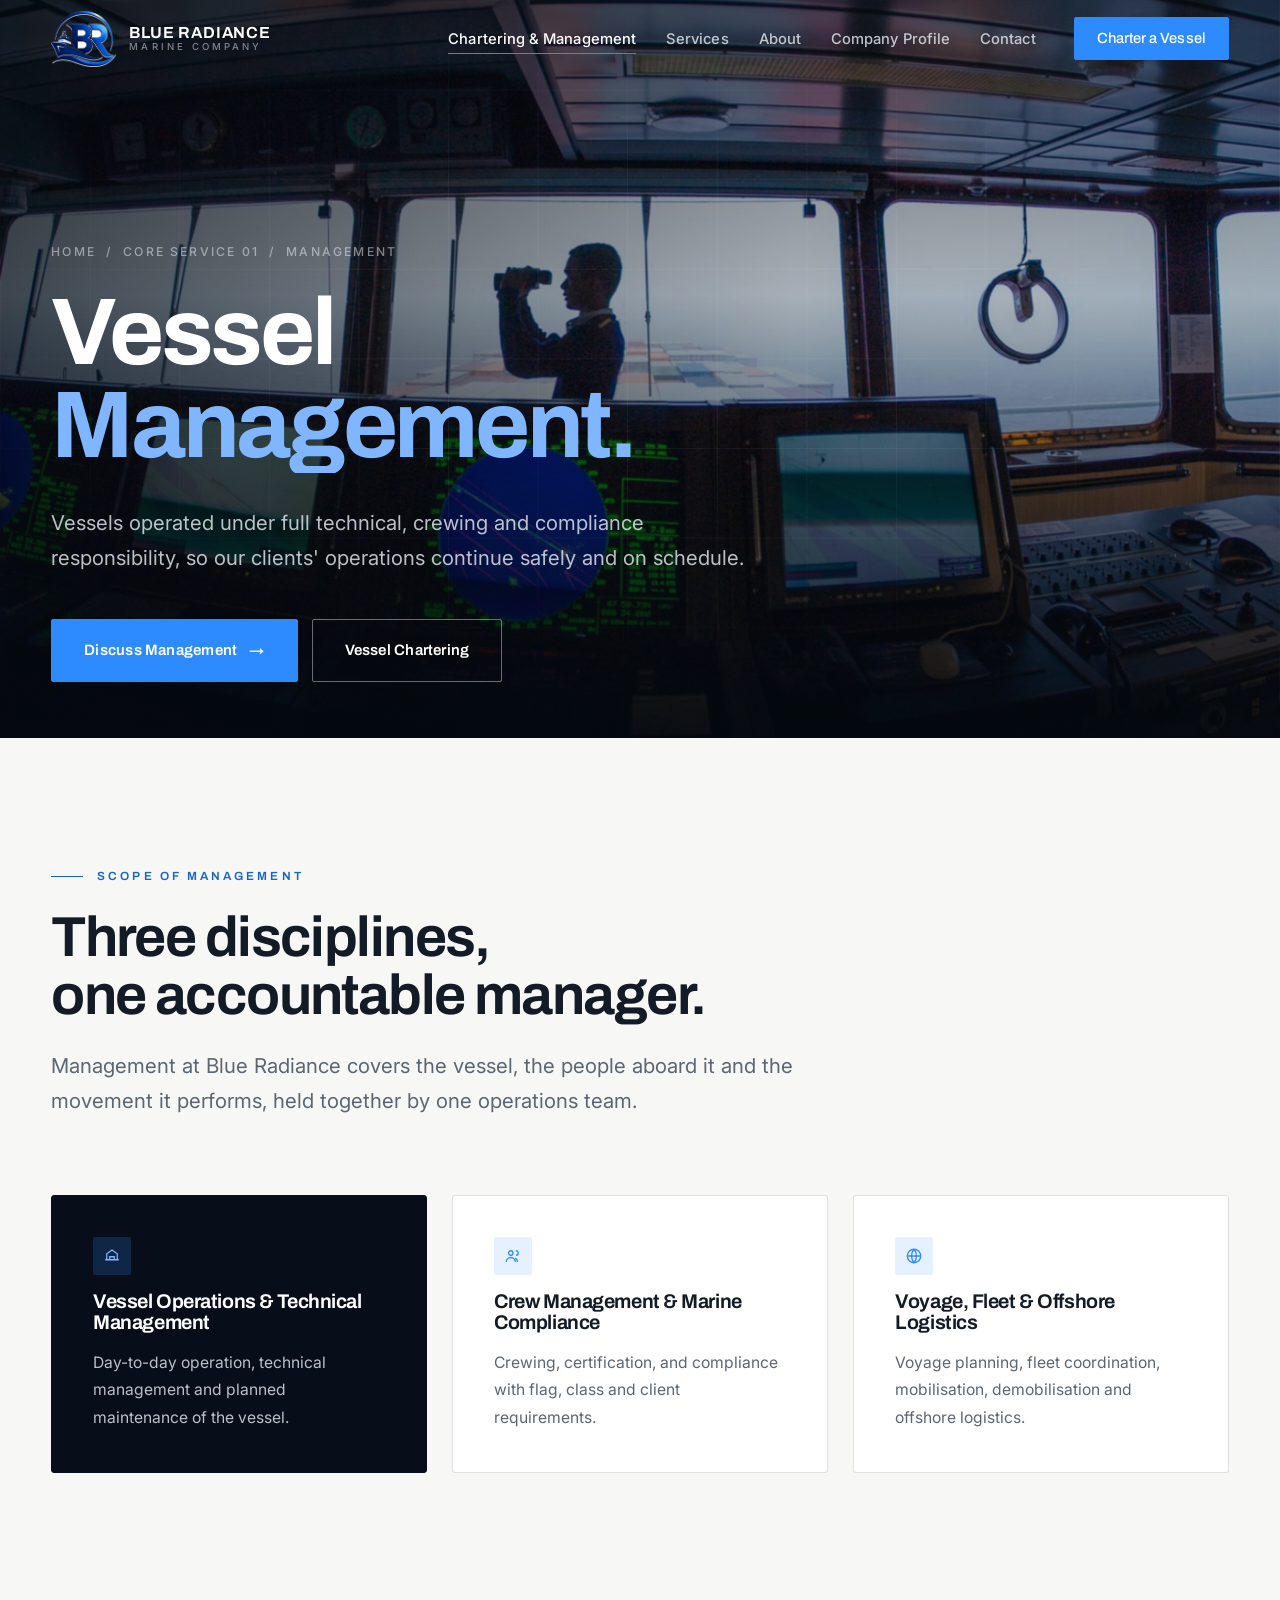
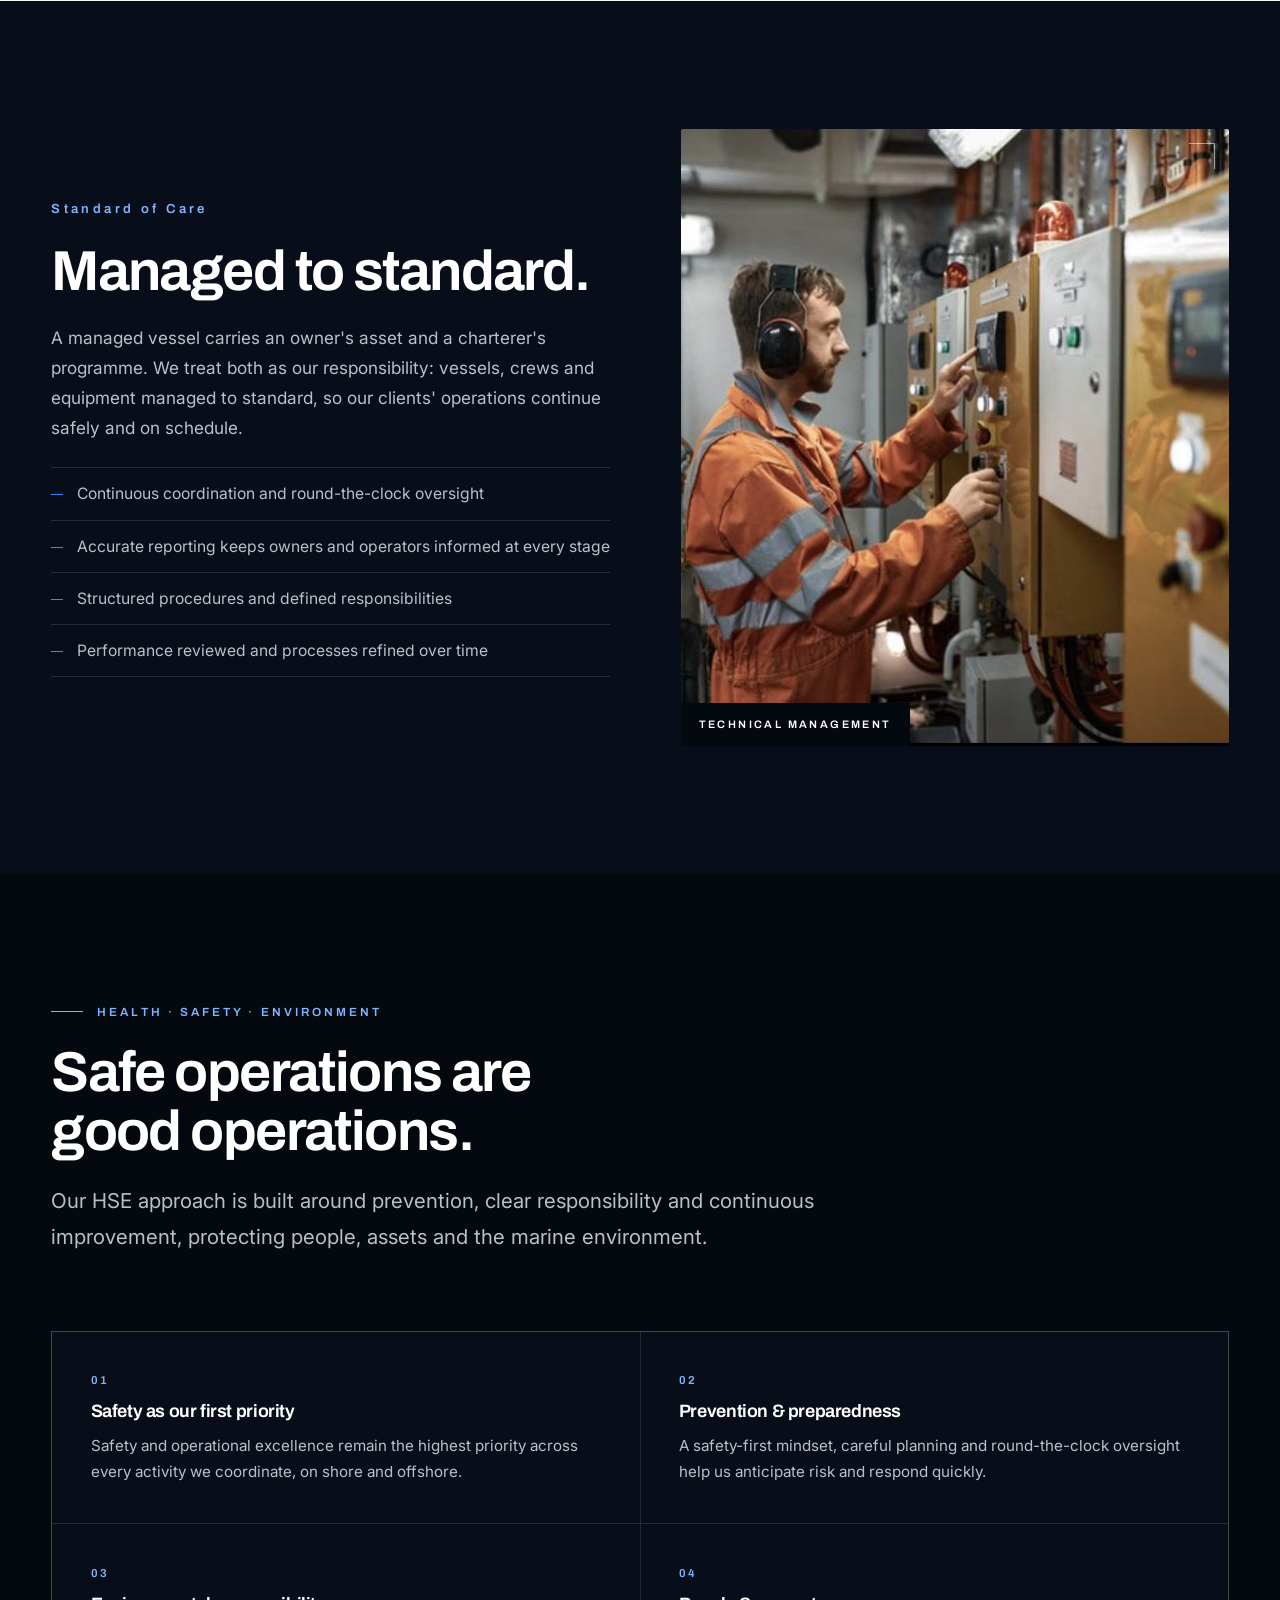
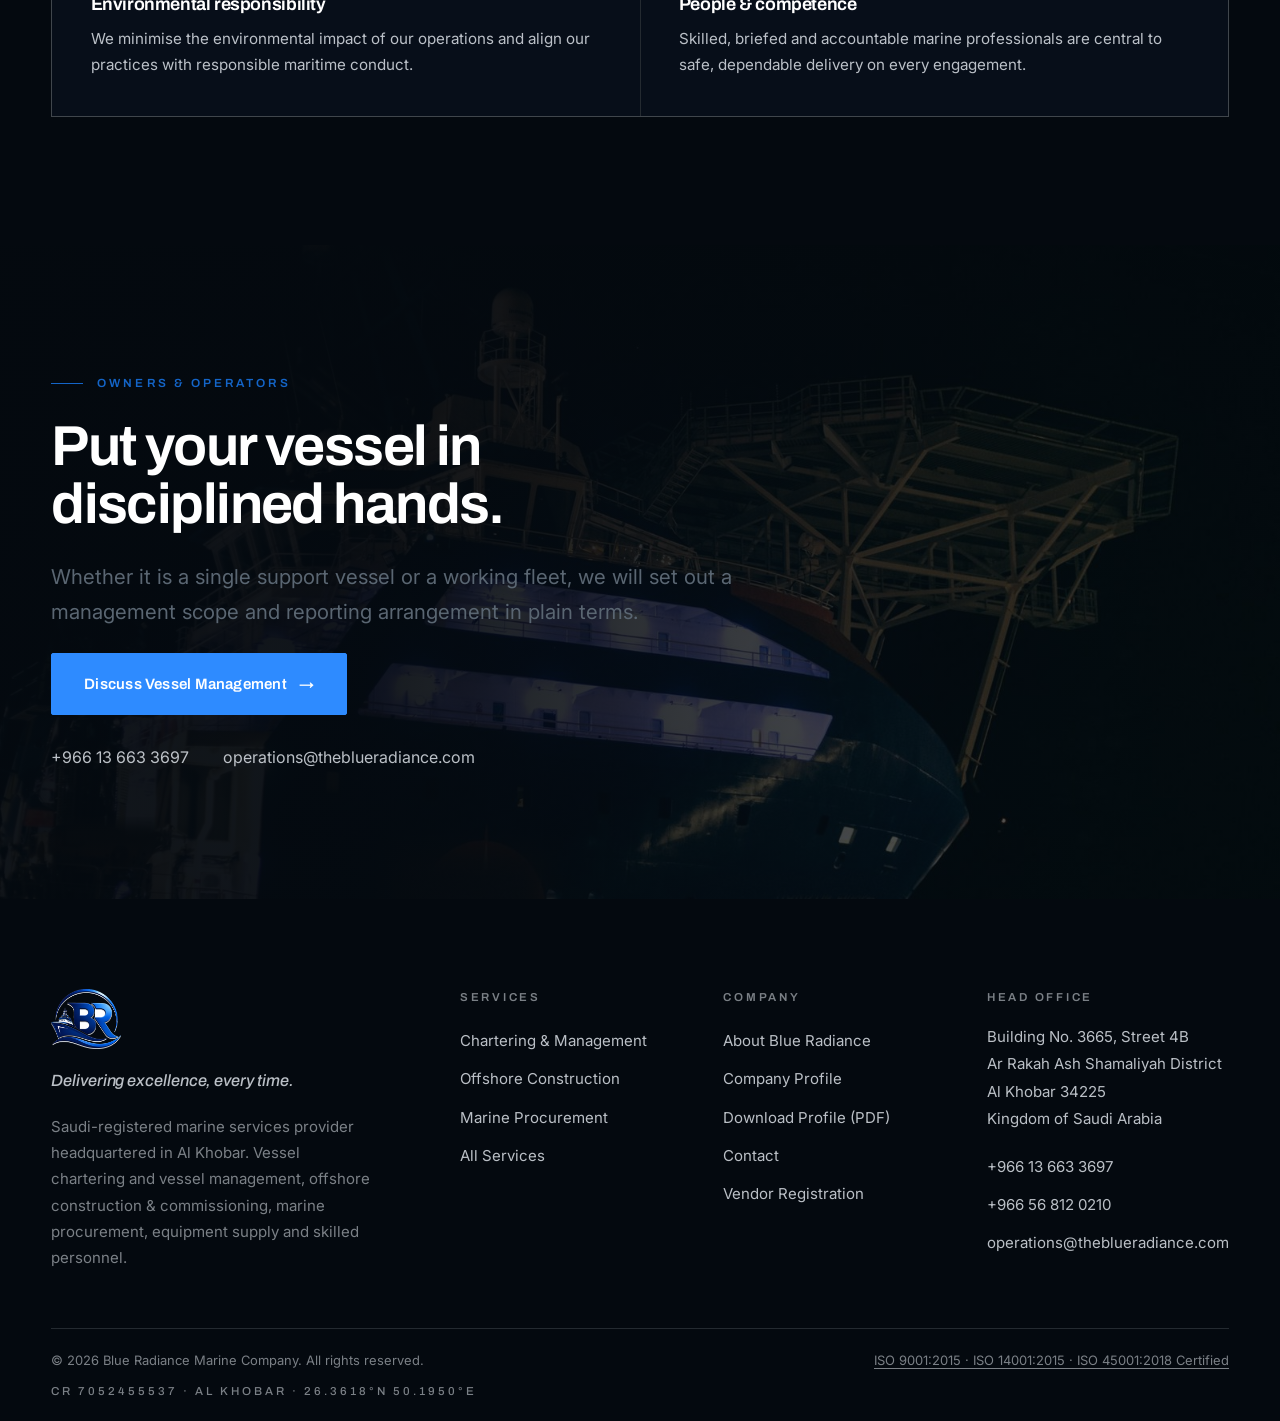
<file: vessel-management.html>
<!DOCTYPE html>
<html lang="en">
<head>
    <meta charset="UTF-8">
    <meta name="referrer" content="strict-origin-when-cross-origin">
    <meta name="viewport" content="width=device-width, initial-scale=1.0">

    <title>Vessel Management, Saudi Arabia | Blue Radiance Marine</title>
    <meta name="description" content="Vessel operations and technical management, crew management and marine compliance, voyage, fleet and offshore logistics from Al Khobar.">
    <link rel="canonical" href="https://theblueradiance.com/vessel-management.html">

    <meta property="og:type" content="website">
    <meta property="og:site_name" content="Blue Radiance Marine Company">
    <meta property="og:title" content="Vessel Management, Technical, Crew &amp; Marine Compliance">
    <meta property="og:description" content="Vessel operations, technical management, crewing, compliance and offshore logistics under one responsibility.">
    <meta property="og:url" content="https://theblueradiance.com/vessel-management.html">
    <meta property="og:image" content="https://theblueradiance.com/images/og-image.jpg">
    <meta property="og:image:width" content="1200">
    <meta property="og:image:height" content="630">
    <meta property="og:image:alt" content="Blue Radiance Marine Company, offshore support vessel at sea">
    <meta property="og:locale" content="en">
    <meta name="twitter:card" content="summary_large_image">
    <meta name="twitter:title" content="Vessel Management Services in Saudi Arabia">
    <meta name="twitter:description" content="Technical management, crewing, marine compliance and offshore logistics for owners and operators.">
    <meta name="twitter:image" content="https://theblueradiance.com/images/og-image.jpg">

    <link rel="icon" type="image/png" href="images/favicon.png">
    <link rel="apple-touch-icon" href="images/apple-touch-icon.png">

    <link rel="preconnect" href="https://fonts.googleapis.com">
    <link rel="preconnect" href="https://fonts.gstatic.com" crossorigin>
    <link href="https://fonts.googleapis.com/css2?family=Archivo:ital,wght@0,500..700;1,500&family=Inter:wght@400..600&display=swap" rel="stylesheet">

    <link rel="preload" as="image" href="images/vessel-management.jpg">

    <script>document.documentElement.className+=' js';</script>
    <link rel="stylesheet" href="assets/css/site.css">
    <script src="assets/js/site.js" defer></script>

    <script type="application/ld+json">
    {
      "@context": "https://schema.org",
      "@type": "Service",
      "name": "Vessel Management",
      "serviceType": "Vessel Management",
      "provider": { "@type": "Organization", "name": "Blue Radiance Marine Company", "url": "https://theblueradiance.com/" },
      "areaServed": "Eastern Province, Saudi Arabia · Arabian Gulf",
      "description": "Vessel operations and technical management, crew management and marine compliance, and voyage, fleet and offshore logistics for offshore support vessels."
    }
    </script>
    <script type="application/ld+json">
    {
      "@context": "https://schema.org",
      "@type": "BreadcrumbList",
      "itemListElement": [
        { "@type": "ListItem", "position": 1, "name": "Home", "item": "https://theblueradiance.com/" },
        { "@type": "ListItem", "position": 2, "name": "Vessel Management", "item": "https://theblueradiance.com/vessel-management.html" }
      ]
    }
    </script>
</head>

<body>

    <a class="skip-link" href="#main">Skip to content</a>

    <header class="nav">
        <div class="nav-inner">
            <a href="index.html" class="brand" aria-label="Blue Radiance Marine Company, home">
                <img class="brand-mark" src="images/logo-mark.png" alt="" width="256" height="256">
                <span class="brand-name">
                    <span class="t">BLUE RADIANCE</span>
                    <span class="s">Marine Company</span>
                </span>
            </a>
            <nav aria-label="Primary">
                <ul class="nav-links">
                    <li><a href="vessel-chartering.html" class="active">Chartering &amp; Management</a></li>
                    <li><a href="services.html">Services</a></li>
                    <li><a href="about.html">About</a></li>
                    <li><a href="company-profile.html">Company Profile</a></li>
                    <li><a href="contact.html">Contact</a></li>
                    <li><a class="btn nav-cta" href="contact.html?service=Vessel%20Chartering"><span>Charter a Vessel</span></a></li>
                </ul>
            </nav>
            <button class="nav-burger" aria-expanded="false" aria-controls="mobileMenu" aria-label="Open menu">
                <span></span><span></span><span></span>
            </button>
        </div>
        <div class="nav-progress" aria-hidden="true"></div>
    </header>

    <div class="mobile-menu" id="mobileMenu">
        <ul>
            <li style="--i:0"><a href="index.html"><span class="idx">01</span>Home</a></li>
            <li style="--i:1"><a href="vessel-chartering.html" class="active"><span class="idx">02</span>Chartering &amp; Management</a></li>
            <li style="--i:2"><a href="services.html"><span class="idx">03</span>Services</a></li>
            <li style="--i:3"><a href="about.html"><span class="idx">04</span>About</a></li>
            <li style="--i:4"><a href="company-profile.html"><span class="idx">05</span>Company Profile</a></li>
            <li style="--i:5"><a href="contact.html"><span class="idx">06</span>Contact</a></li>
        </ul>
        <div class="mobile-menu-foot">
            <a href="tel:+966136633697">+966 13 663 3697</a>
            <a href="mailto:operations@theblueradiance.com">operations@theblueradiance.com</a>
            <span>Al Khobar · Eastern Province · Kingdom of Saudi Arabia</span>
        </div>
    </div>

    <main id="main">

    <!-- HERO -->
    <section class="hero hero-page kenburns" aria-label="Vessel Management">
        <div class="hero-media">
            <img src="images/vessel-management.jpg" width="1400" height="1050"
                 alt="Watch officer scanning the horizon from a vessel's bridge beside radar and chart displays"
                 fetchpriority="high">
        </div>
        <div class="hero-scrim" aria-hidden="true"></div>
        <div class="hero-grid" aria-hidden="true"></div>
        <div class="shell hero-content">
            <p class="crumb" style="margin-bottom:22px"><a href="index.html">Home</a> <span aria-hidden="true">/</span> Core Service 01 <span aria-hidden="true">/</span> Management</p>
            <h1 class="display-1 hero-title">
                <span class="ln"><span>Vessel</span></span>
                <span class="ln"><span class="accent">Management.</span></span>
            </h1>
            <p class="hero-sub">
                Vessels operated under full technical, crewing and compliance
                responsibility, so our clients' operations continue safely and on schedule.
            </p>
            <div class="hero-actions">
                <a class="btn" href="contact.html?service=Vessel%20Management"><span>Discuss Management</span> <span class="arr">→</span></a>
                <a class="btn btn-ghost" href="vessel-chartering.html"><span>Vessel Chartering</span></a>
            </div>
        </div>
    </section>

    <!-- THREE PILLARS -->
    <section class="section" aria-labelledby="scope-title">
        <div class="shell">
            <div class="sec-head reveal">
                <p class="kicker">Scope of Management</p>
                <h2 id="scope-title" class="display-2">Three disciplines,<br>one accountable manager.</h2>
                <p class="lede">
                    Management at Blue Radiance covers the vessel, the people aboard it and
                    the movement it performs, held together by one operations team.
                </p>
            </div>

            <div class="vmv">
                <div class="vmv-card is-feature reveal" style="--i:0">
                    <span class="vmv-icon" aria-hidden="true">
                        <svg viewBox="0 0 24 24" fill="none" stroke="currentColor" stroke-width="1.7"><path d="M3 17h18M5 17V9l7-5 7 5v8M9 17v-4h6v4"/></svg>
                    </span>
                    <h3>Vessel Operations &amp; Technical Management</h3>
                    <p>Day-to-day operation, technical management and planned maintenance of the vessel.</p>
                </div>
                <div class="vmv-card reveal" style="--i:1">
                    <span class="vmv-icon" aria-hidden="true">
                        <svg viewBox="0 0 24 24" fill="none" stroke="currentColor" stroke-width="1.7"><circle cx="9" cy="8" r="3"/><path d="M3 20a6 6 0 0 1 12 0M16 11a3 3 0 1 0 0-6M18 20a6 6 0 0 0-3-5.2"/></svg>
                    </span>
                    <h3>Crew Management &amp; Marine Compliance</h3>
                    <p>Crewing, certification, and compliance with flag, class and client requirements.</p>
                </div>
                <div class="vmv-card reveal" style="--i:2">
                    <span class="vmv-icon" aria-hidden="true">
                        <svg viewBox="0 0 24 24" fill="none" stroke="currentColor" stroke-width="1.7"><circle cx="12" cy="12" r="9"/><path d="M12 3a14 14 0 0 0 0 18M12 3a14 14 0 0 1 0 18M3 12h18"/></svg>
                    </span>
                    <h3>Voyage, Fleet &amp; Offshore Logistics</h3>
                    <p>Voyage planning, fleet coordination, mobilisation, demobilisation and offshore logistics.</p>
                </div>
            </div>
        </div>
    </section>

    <!-- STANDARD OF CARE -->
    <section class="section on-dark" aria-labelledby="care-title">
        <div class="shell">
            <div class="flagship is-flip">
                <div class="fl-copy">
                    <span class="num reveal" style="--i:0">Standard of Care</span>
                    <h2 id="care-title" class="display-2 reveal" style="--i:1">Managed to standard.</h2>
                    <p class="reveal" style="--i:2;color:var(--fog)">
                        A managed vessel carries an owner's asset and a charterer's programme.
                        We treat both as our responsibility: vessels, crews and equipment
                        managed to standard, so our clients' operations continue safely and
                        on schedule.
                    </p>
                    <ul>
                        <li class="reveal" style="--i:3">Continuous coordination and round-the-clock oversight</li>
                        <li class="reveal" style="--i:4">Accurate reporting keeps owners and operators informed at every stage</li>
                        <li class="reveal" style="--i:5">Structured procedures and defined responsibilities</li>
                        <li class="reveal" style="--i:6">Performance reviewed and processes refined over time</li>
                    </ul>
                </div>
                <div class="fl-media media-reveal reveal">
                    <div class="frame">
                        <img src="images/marine-engineer-vessel-engine-room.jpg"
                             alt="Marine engineer operating engine room control panels aboard a vessel"
                             loading="lazy" width="1179" height="771">
                        <span class="corner" aria-hidden="true"></span>
                    </div>
                    <span class="tag">Technical Management</span>
                </div>
            </div>
        </div>
    </section>

    <!-- HSE -->
    <section class="section on-deep" aria-labelledby="hse-title">
        <div class="shell">
            <div class="sec-head reveal">
                <p class="kicker">Health · Safety · Environment</p>
                <h2 id="hse-title" class="display-2">Safe operations are<br>good operations.</h2>
                <p class="lede">
                    Our HSE approach is built around prevention, clear responsibility and
                    continuous improvement, protecting people, assets and the marine
                    environment.
                </p>
            </div>
            <div class="pillar-grid">
                <div class="pillar reveal" style="--i:0">
                    <span class="n">01</span>
                    <h3>Safety as our first priority</h3>
                    <p>Safety and operational excellence remain the highest priority across every activity we coordinate, on shore and offshore.</p>
                </div>
                <div class="pillar reveal" style="--i:1">
                    <span class="n">02</span>
                    <h3>Prevention &amp; preparedness</h3>
                    <p>A safety-first mindset, careful planning and round-the-clock oversight help us anticipate risk and respond quickly.</p>
                </div>
                <div class="pillar reveal" style="--i:2">
                    <span class="n">03</span>
                    <h3>Environmental responsibility</h3>
                    <p>We minimise the environmental impact of our operations and align our practices with responsible maritime conduct.</p>
                </div>
                <div class="pillar reveal" style="--i:3">
                    <span class="n">04</span>
                    <h3>People &amp; competence</h3>
                    <p>Skilled, briefed and accountable marine professionals are central to safe, dependable delivery on every engagement.</p>
                </div>
            </div>
        </div>
    </section>

    <!-- CTA -->
    <section class="cta-band section" aria-labelledby="cta-title">
        <div class="cta-media" aria-hidden="true">
            <img src="images/osv-night-ops.jpg" alt="" loading="lazy" width="1800" height="1200">
        </div>
        <div class="cta-scrim" aria-hidden="true"></div>
        <div class="shell">
            <div class="cta-inner reveal">
                <p class="kicker">Owners &amp; Operators</p>
                <h2 id="cta-title" class="display-2">Put your vessel in<br>disciplined hands.</h2>
                <p class="lede">
                    Whether it is a single support vessel or a working fleet, we will set out
                    a management scope and reporting arrangement in plain terms.
                </p>
                <a class="btn" href="contact.html?service=Vessel%20Management"><span>Discuss Vessel Management</span> <span class="arr">→</span></a>
                <div class="cta-contact">
                    <a href="tel:+966136633697">+966 13 663 3697</a>
                    <a href="mailto:operations@theblueradiance.com">operations@theblueradiance.com</a>
                </div>
            </div>
        </div>
    </section>

    </main>

    <footer class="site-foot">
        <div class="shell">
            <div class="foot-grid">
                <div class="foot-brand">
                    <img class="brand-mark" src="images/logo-mark.png" alt="" width="256" height="256" loading="lazy">
                    <p class="foot-motto">Delivering excellence, every time.</p>
                    <p class="foot-tag">
                        Saudi-registered marine services provider headquartered in Al Khobar.
                        Vessel chartering and vessel management, offshore construction &amp;
                        commissioning, marine procurement, equipment supply and skilled personnel.
                    </p>
                </div>
                <div class="foot-col">
                    <h2 class="foot-h">Services</h2>
                    <ul>
                        <li><a href="vessel-chartering.html">Chartering &amp; Management</a></li>
                        <li><a href="services.html#offshore-construction">Offshore Construction</a></li>
                        <li><a href="services.html#marine-procurement">Marine Procurement</a></li>
                        <li><a href="services.html">All Services</a></li>
                    </ul>
                </div>
                <div class="foot-col">
                    <h2 class="foot-h">Company</h2>
                    <ul>
                        <li><a href="about.html">About Blue Radiance</a></li>
                        <li><a href="company-profile.html">Company Profile</a></li>
                        <li><a href="documents/Blue-Radiance-Marine-Company-Profile-2026.pdf?v=20261116" download>Download Profile (PDF)</a></li>
                        <li><a href="contact.html">Contact</a></li>
                    <li><a href="vendor-registration.html">Vendor Registration</a></li>
                    </ul>
                </div>
                <div class="foot-col">
                    <h2 class="foot-h">Head Office</h2>
                    <address>
                        Building No. 3665, Street 4B<br>
                        Ar Rakah Ash Shamaliyah District<br>
                        Al Khobar 34225<br>
                        Kingdom of Saudi Arabia
                    </address>
                    <ul style="margin-top:16px">
                        <li><a href="tel:+966136633697">+966 13 663 3697</a></li>
                        <li><a href="tel:+966568120210">+966 56 812 0210</a></li>
                        <li><a href="mailto:operations@theblueradiance.com">operations@theblueradiance.com</a></li>
                    </ul>
                </div>
            </div>
            <div class="foot-bar">
                <span>© 2026 Blue Radiance Marine Company. All rights reserved.</span>
                <span><a class="foot-iso" href="about.html#certifications">ISO 9001:2015 · ISO 14001:2015 · ISO 45001:2018 Certified</a></span>
                <span class="coords">CR 7052455537 · Al Khobar · 26.3618°N 50.1950°E</span>
            </div>
        </div>
    </footer>

</body>
</html>
</file>
<file: assets/css/site.css>
/* ==========================================================================
   Blue Radiance Marine Company — Design System
   Industrial-premium: deep navy, warm paper, one azure accent.
   Archivo display / Inter text. Editorial scale, restrained motion.
   ========================================================================== */

:root{
  --deep:#04090F;
  --ink:#070E19;
  --navy:#0B1626;
  --navy-2:#101F33;
  --paper:#F7F7F5;
  --paper-2:#EFF0ED;
  --white:#FFFFFF;
  --text:#131C26;
  --muted:#5A6672;
  --fog:rgba(232,238,244,.80);
  --fog-dim:rgba(232,238,244,.52);
  --azure:#2E8BFF;
  --azure-lt:#7FB6FF;
  --azure-ink:#1465C8;
  /* azure that stays WCAG AA as text; flips by section background */
  --azure-text:#1465C8;
  --line:rgba(12,20,32,.13);
  --line-soft:rgba(12,20,32,.07);
  --line-d:rgba(230,238,246,.14);
  --line-d-soft:rgba(230,238,246,.07);
  --font-display:'Archivo',system-ui,sans-serif;
  --font-text:'Inter',system-ui,sans-serif;
  --ease:cubic-bezier(.16,1,.3,1);
  --ease-io:cubic-bezier(.65,0,.35,1);
  --nav-h:78px;
  --gut:clamp(20px,4vw,64px);
}

*{margin:0;padding:0;box-sizing:border-box}
html{scroll-behavior:smooth;-webkit-text-size-adjust:100%}
@media (prefers-reduced-motion:reduce){
  html{scroll-behavior:auto}
  *,*::before,*::after{animation-duration:.001ms!important;transition-duration:.001ms!important}
}

body{
  font-family:var(--font-text);
  font-size:clamp(1rem,.96rem + .18vw,1.075rem);
  line-height:1.75;
  color:var(--text);
  background:var(--paper);
  overflow-x:hidden;
  -webkit-font-smoothing:antialiased;
  text-rendering:optimizeLegibility;
}

img{max-width:100%;display:block}
a{color:inherit}
::selection{background:var(--azure);color:#fff}
:focus-visible{outline:2px solid var(--azure);outline-offset:3px;border-radius:2px}

.skip-link{
  position:absolute;left:-9999px;top:0;z-index:1200;
  background:var(--azure);color:#fff;padding:12px 20px;font-weight:600;text-decoration:none;
}
.skip-link:focus{left:0}

/* ---------- Typography ---------- */

h1,h2,h3,h4{font-family:var(--font-display);font-weight:650;line-height:1.06;letter-spacing:-.022em;color:inherit}

.display-1{font-size:clamp(3rem,7.4vw,6.4rem);font-weight:700;letter-spacing:-.035em;line-height:.98}
.display-2{font-size:clamp(2.1rem,4.4vw,3.75rem);letter-spacing:-.028em;line-height:1.04}
.display-3{font-size:clamp(1.5rem,2.5vw,2.15rem);letter-spacing:-.018em}
.display-4{font-size:clamp(1.15rem,1.5vw,1.32rem);letter-spacing:-.008em}

.kicker{
  display:flex;align-items:center;gap:14px;
  font-family:var(--font-display);font-size:.74rem;font-weight:600;
  letter-spacing:.26em;text-transform:uppercase;color:var(--azure-text);
}
.kicker::before{content:'';width:32px;height:1px;background:currentColor;flex:none}
.on-dark .kicker,.on-deep .kicker{color:var(--azure-lt)}

.lede{font-size:clamp(1.05rem,1.15rem + .2vw,1.28rem);line-height:1.72;color:var(--muted);max-width:60ch}
.on-dark .lede,.on-deep .lede{color:var(--fog)}

.prose p{margin-bottom:1.3em;color:var(--muted);max-width:64ch}
.on-dark .prose p{color:var(--fog)}
.prose p:last-child{margin-bottom:0}

.pull{
  font-family:var(--font-display);font-weight:500;font-style:italic;
  font-size:clamp(1.15rem,2vw,1.6rem);line-height:1.5;letter-spacing:-.01em;
  border-left:2px solid var(--azure);padding-left:clamp(18px,2.5vw,30px);
  color:var(--text);max-width:52ch;
}
.on-dark .pull,.on-deep .pull{color:#fff}

/* ---------- Layout ---------- */

.shell{width:min(1280px,calc(100% - (var(--gut) * 2)));margin-inline:auto}
.shell-wide{width:min(1600px,calc(100% - (var(--gut) * 2)));margin-inline:auto}

.section{padding-block:clamp(84px,10vw,160px)}
.section-tight{padding-block:clamp(56px,7vw,100px)}

.on-dark{background:var(--ink);color:var(--white);--azure-text:var(--azure-lt)}
.on-deep{background:var(--deep);color:var(--white);--azure-text:var(--azure-lt)}
.on-paper-2{background:var(--paper-2)}

.sec-head{display:grid;gap:22px;margin-bottom:clamp(44px,6vw,84px);max-width:900px;position:relative}
.sec-head.is-center{margin-inline:auto;text-align:center;justify-items:center}
.sec-head.is-center .kicker{justify-content:center}
.sec-head.is-center .kicker::after{content:'';width:32px;height:1px;background:currentColor;flex:none}
.sec-head.is-center .lede{margin-inline:auto}

.hairline{border:none;border-top:1px solid var(--line)}
.on-dark .hairline,.on-deep .hairline{border-top-color:var(--line-d)}

/* ---------- Buttons ---------- */

.btn{
  position:relative;overflow:hidden;
  display:inline-flex;align-items:center;justify-content:center;gap:12px;
  padding:17px 32px;
  font-family:var(--font-display);font-size:.94rem;font-weight:600;letter-spacing:.015em;
  text-decoration:none;color:#fff;background:var(--azure);
  border:1px solid var(--azure);border-radius:2px;cursor:pointer;
  transition:color .4s var(--ease),border-color .4s var(--ease);
}
.btn::before{
  content:'';position:absolute;inset:0;z-index:0;
  background:var(--azure-ink);
  transform:scaleX(0);transform-origin:right;
  transition:transform .5s var(--ease);
}
.btn:hover::before{transform:scaleX(1);transform-origin:left}
.btn > *{position:relative;z-index:1}
.btn .arr{position:relative;z-index:1;transition:transform .4s var(--ease)}
.btn:hover .arr{transform:translateX(5px)}

.btn-ghost{background:transparent;border-color:rgba(255,255,255,.4);color:#fff}
.btn-ghost::before{background:rgba(255,255,255,.12)}
.btn-ghost:hover{border-color:#fff}

.btn-ghost-ink{background:transparent;border-color:var(--line);color:var(--text)}
.btn-ghost-ink::before{background:var(--text)}
.btn-ghost-ink:hover{color:#fff;border-color:var(--text)}

.link-arrow{
  display:inline-flex;align-items:center;gap:10px;
  font-family:var(--font-display);font-weight:600;font-size:.97rem;
  color:var(--azure-text);text-decoration:none;position:relative;padding-bottom:3px;
}
.on-dark .link-arrow{color:var(--azure-lt)}
.link-arrow::after{
  content:'';position:absolute;left:0;bottom:0;width:100%;height:1px;
  background:currentColor;transform:scaleX(0);transform-origin:right;
  transition:transform .45s var(--ease);
}
.link-arrow:hover::after{transform:scaleX(1);transform-origin:left}
.link-arrow .arr{transition:transform .4s var(--ease)}
.link-arrow:hover .arr{transform:translateX(6px)}

/* ---------- Navigation ---------- */

/* --nav-safe is the real occupied header height: bar + iPhone status-bar inset */
:root{--safe-top:env(safe-area-inset-top,0px);--nav-safe:calc(var(--nav-h) + env(safe-area-inset-top,0px))}

.nav{
  position:fixed;inset:0 0 auto 0;z-index:900;
  height:var(--nav-safe);padding-top:var(--safe-top);
  display:flex;align-items:center;
  border-bottom:1px solid transparent;
  transition:background .45s ease,border-color .45s ease,height .45s var(--ease);
}
.nav.is-solid,.nav.is-scrolled{
  background:rgba(4,9,15,.88);
  -webkit-backdrop-filter:blur(16px) saturate(140%);backdrop-filter:blur(16px) saturate(140%);
  border-bottom-color:var(--line-d-soft);
}
.nav-progress{
  position:absolute;left:0;bottom:-1px;height:2px;width:100%;
  background:var(--azure);transform:scaleX(var(--p,0));transform-origin:left;
  opacity:0;transition:opacity .4s ease;
}
.nav.is-scrolled .nav-progress{opacity:1}

/* Matches .shell exactly so the brand mark aligns to the content grid. */
.nav-inner{
  width:min(1280px,calc(100% - (var(--gut) * 2)));margin-inline:auto;
  display:flex;align-items:center;justify-content:space-between;gap:28px;
}

.brand{display:flex;align-items:center;gap:13px;text-decoration:none;color:#fff}
.brand-mark{
  width:auto;height:56px;flex:none;display:block;
  transition:opacity .4s ease,transform .5s var(--ease);
}
.brand:hover .brand-mark{opacity:.9;transform:translateY(-1px)}
.brand-name{display:flex;flex-direction:column;line-height:1.1}
.brand-name .t{font-family:var(--font-display);font-weight:650;font-size:1rem;letter-spacing:.05em}
.brand-name .s{font-size:.6rem;font-weight:500;letter-spacing:.32em;text-transform:uppercase;color:var(--fog-dim)}

.nav-links{display:flex;align-items:center;gap:30px;list-style:none}
.nav-links a{
  position:relative;color:var(--fog);text-decoration:none;
  font-size:.92rem;font-weight:500;letter-spacing:.005em;
  transition:color .3s ease;padding-block:8px;
}
.nav-links a:not(.nav-cta)::after{
  content:'';position:absolute;left:0;bottom:2px;width:100%;height:1px;background:var(--azure);
  transform:scaleX(0);transform-origin:right;transition:transform .45s var(--ease);
}
.nav-links a:hover{color:#fff}
.nav-links a:not(.nav-cta):hover::after{transform:scaleX(1);transform-origin:left}
.nav-links a.active{color:#fff}
.nav-links a.active:not(.nav-cta)::after{transform:scaleX(1)}
.nav-cta{margin-left:8px;padding:12px 22px;font-size:.86rem;color:#fff!important}

.nav-burger{
  display:none;width:44px;height:44px;flex:none;background:none;border:0;cursor:pointer;
  flex-direction:column;justify-content:center;align-items:center;gap:7px;
}
.nav-burger span{width:24px;height:1.5px;background:#fff;transition:transform .4s var(--ease),opacity .25s ease}
.nav-burger[aria-expanded="true"] span:nth-child(1){transform:translateY(8.5px) rotate(45deg)}
.nav-burger[aria-expanded="true"] span:nth-child(2){opacity:0}
.nav-burger[aria-expanded="true"] span:nth-child(3){transform:translateY(-8.5px) rotate(-45deg)}

.mobile-menu{
  position:fixed;inset:0;z-index:890;background:var(--deep);
  display:flex;flex-direction:column;justify-content:space-between;
  padding:calc(var(--nav-safe) + 26px) var(--gut) 36px;
  opacity:0;visibility:hidden;
  transition:opacity .45s ease,visibility 0s linear .45s;
  overflow-y:auto;
}
.mobile-menu.is-open{opacity:1;visibility:visible;transition-delay:0s}
.mobile-menu ul{list-style:none;display:grid;gap:2px}
.mobile-menu li{
  opacity:0;transform:translateY(16px);
  transition:opacity .5s var(--ease),transform .5s var(--ease);
}
.mobile-menu.is-open li{opacity:1;transform:none;transition-delay:calc(.05s + var(--i,0)*.045s)}
.mobile-menu a{
  display:flex;align-items:baseline;gap:16px;color:#fff;text-decoration:none;
  font-family:var(--font-display);font-weight:650;
  font-size:clamp(1.65rem,6vw,2.3rem);letter-spacing:-.02em;
  padding-block:9px;border-bottom:1px solid var(--line-d-soft);
}
.mobile-menu a .idx{font-size:.72rem;font-weight:500;color:var(--azure);letter-spacing:.14em}
.mobile-menu a.active{color:var(--azure-lt)}
.mobile-menu-foot{display:grid;gap:2px;color:var(--fog-dim);font-size:.88rem;padding-top:26px}
.mobile-menu-foot a{display:inline-block;padding-block:6px;color:var(--fog);text-decoration:none;font-size:.95rem}

/* ---------- Hero ---------- */

.hero{
  position:relative;min-height:100svh;
  display:flex;flex-direction:column;justify-content:flex-end;
  color:#fff;overflow:hidden;isolation:isolate;
}
.hero-media{position:absolute;inset:0;z-index:-3}
.hero-media img{width:100%;height:100%;object-fit:cover}
.hero.kenburns .hero-media img{animation:kenburns 20s var(--ease) both}
@keyframes kenburns{from{transform:scale(1.1)}to{transform:scale(1)}}

.hero-scrim{
  position:absolute;inset:0;z-index:-2;
  background:
    linear-gradient(to top,rgba(4,9,15,.95) 0%,rgba(4,9,15,.55) 34%,rgba(4,9,15,.26) 60%,rgba(4,9,15,.62) 100%),
    linear-gradient(to right,rgba(4,9,15,.62),rgba(4,9,15,0) 62%);
}
/* Fine technical grid — reads as marine chart, not decoration */
.hero-grid{
  position:absolute;inset:0;z-index:-1;pointer-events:none;
  background-image:linear-gradient(var(--line-d-soft) 1px,transparent 1px),linear-gradient(90deg,var(--line-d-soft) 1px,transparent 1px);
  background-size:clamp(60px,7vw,110px) clamp(60px,7vw,110px);
  mask-image:radial-gradient(ellipse 80% 60% at 50% 45%,#000 30%,transparent 78%);
  -webkit-mask-image:radial-gradient(ellipse 80% 60% at 50% 45%,#000 30%,transparent 78%);
  opacity:.85;
}

.hero-content{padding-block:clamp(56px,8vw,104px) clamp(36px,4.4vw,60px);position:relative}
.hero-content .kicker{color:var(--azure-lt);margin-bottom:clamp(20px,2.6vw,30px)}
.hero-title{max-width:16ch}
.hero-title .ln{display:block;overflow:hidden}
.hero-title .ln > span{display:block;animation:riseIn 1.15s var(--ease) both}
.hero-title .ln:nth-child(2) > span{animation-delay:.11s}
.hero-title .accent{color:var(--azure-lt)}
@keyframes riseIn{from{transform:translateY(102%)}to{transform:translateY(0)}}

.hero-sub{
  margin-top:clamp(22px,2.6vw,32px);
  font-size:clamp(1.04rem,1.1rem + .22vw,1.28rem);line-height:1.72;
  color:var(--fog);max-width:54ch;
  animation:fadeUp 1s var(--ease) .34s both;
}
.hero-actions{display:flex;flex-wrap:wrap;gap:14px;margin-top:clamp(30px,3.6vw,44px);animation:fadeUp 1s var(--ease) .46s both}
@keyframes fadeUp{from{opacity:0;transform:translateY(20px)}to{opacity:1;transform:none}}

.hero-stats{border-top:1px solid var(--line-d);background:rgba(4,9,15,.5);-webkit-backdrop-filter:blur(12px);backdrop-filter:blur(12px)}
.hero-stats-grid{display:grid;grid-template-columns:repeat(4,1fr);padding-block:20px;gap:22px}
.hstat{display:grid;gap:3px}
.hstat .v{font-family:var(--font-display);font-weight:650;font-size:clamp(1rem,1.1vw,1.16rem);letter-spacing:.005em}
.hstat .l{font-size:.68rem;font-weight:500;letter-spacing:.2em;text-transform:uppercase;color:var(--fog-dim)}

.scroll-cue{
  position:absolute;right:0;bottom:clamp(36px,4.4vw,60px);
  display:flex;align-items:center;gap:12px;
  font-size:.66rem;font-weight:600;letter-spacing:.26em;text-transform:uppercase;
  color:var(--fog-dim);
}
.scroll-cue i{display:block;width:1px;height:44px;background:linear-gradient(var(--azure),transparent);animation:cueDrop 2.2s var(--ease-io) infinite}
@keyframes cueDrop{0%{transform:scaleY(0);transform-origin:top}45%{transform:scaleY(1);transform-origin:top}55%{transform:scaleY(1);transform-origin:bottom}100%{transform:scaleY(0);transform-origin:bottom}}

.hero.hero-page{min-height:min(82svh,760px)}
.hero.hero-page .hero-title{max-width:20ch}

/* ---------- Flagship split panels ---------- */

.flagship{display:grid;grid-template-columns:1.02fr 1fr;gap:clamp(36px,5.5vw,96px);align-items:center}
.flagship + .flagship{margin-top:clamp(80px,10vw,150px);padding-top:clamp(80px,10vw,150px);border-top:1px solid var(--line)}
.on-dark .flagship + .flagship{border-top-color:var(--line-d)}
.flagship .fl-copy{display:grid;gap:22px;justify-items:start;align-content:start}
.flagship .fl-copy .num{font-family:var(--font-display);font-weight:600;font-size:.82rem;letter-spacing:.26em;color:var(--azure-text)}
.on-dark .flagship .fl-copy .num{color:var(--azure-lt)}
.flagship ul{list-style:none;display:grid;gap:0;margin-top:2px;width:100%;border-top:1px solid var(--line)}
.on-dark .flagship ul{border-top-color:var(--line-d)}
.flagship li{
  display:flex;gap:14px;align-items:baseline;
  color:var(--muted);font-size:.98rem;line-height:1.6;
  padding-block:13px;border-bottom:1px solid var(--line);
}
.on-dark .flagship li{color:var(--fog);border-bottom-color:var(--line-d)}
.flagship li::before{content:'';flex:none;width:12px;height:1px;background:var(--azure);transform:translateY(-4px)}
.flagship.is-flip .fl-media{order:2}

.fl-media{position:relative}
.fl-media .frame{position:relative;overflow:hidden;border-radius:2px;aspect-ratio:4/4.5;background:var(--navy)}
.fl-media .frame.landscape{aspect-ratio:3/2.05}
.fl-media .frame.portrait{aspect-ratio:3/4.1}
.fl-media img{width:100%;height:100%;object-fit:cover;transition:transform 1.3s var(--ease)}
.fl-media:hover img{transform:scale(1.045)}
.fl-media .tag{
  position:absolute;left:0;bottom:0;background:var(--deep);color:#fff;
  font-family:var(--font-display);font-size:.68rem;font-weight:600;
  letter-spacing:.22em;text-transform:uppercase;padding:12px 18px;
}
.fl-media .corner{position:absolute;top:14px;right:14px;width:26px;height:26px;border-top:1px solid rgba(255,255,255,.5);border-right:1px solid rgba(255,255,255,.5)}

/* ---------- Service grid ---------- */

/* 2-up: the core grid holds four cards, so three columns left an orphan row */
.svc-grid{display:grid;grid-template-columns:repeat(2,1fr);gap:1px;background:var(--line);border:1px solid var(--line)}
.on-dark .svc-grid,.on-deep .svc-grid{background:var(--line-d);border-color:var(--line-d)}
.svc-cell{
  position:relative;background:var(--paper);
  padding:clamp(26px,2.9vw,44px);
  display:grid;gap:12px;align-content:start;
  text-decoration:none;color:var(--text);
  transition:background .45s var(--ease);
  overflow:hidden;
}
.svc-cell::after{
  content:'';position:absolute;left:0;bottom:0;width:100%;height:2px;background:var(--azure);
  transform:scaleX(0);transform-origin:left;transition:transform .55s var(--ease);
}
.svc-cell:hover{background:var(--white)}
.svc-cell:hover::after{transform:scaleX(1)}
.svc-cell .idx{font-family:var(--font-display);font-size:.74rem;font-weight:600;letter-spacing:.2em;color:var(--azure-text)}
.svc-cell h3{font-size:1.18rem;letter-spacing:-.012em}
.svc-cell p{font-size:.94rem;line-height:1.68;color:var(--muted)}
.svc-cell .arr{
  position:absolute;top:clamp(22px,2.5vw,40px);right:clamp(22px,2.5vw,40px);
  color:var(--azure);opacity:0;transform:translate(-8px,4px);
  transition:opacity .4s ease,transform .4s var(--ease);
}
.svc-cell:hover .arr{opacity:1;transform:none}
.on-dark .svc-cell{background:var(--ink);color:#fff}
.on-dark .svc-cell:hover{background:var(--navy)}
.on-dark .svc-cell p{color:var(--fog)}
.on-dark .svc-cell .idx{color:var(--azure-lt)}

.svc-grid.is-flagship{grid-template-columns:repeat(2,1fr)}
.svc-grid.is-flagship .svc-cell{padding:clamp(32px,4vw,58px);gap:16px}
.svc-grid.is-flagship h3{font-size:clamp(1.4rem,2.2vw,1.85rem)}

/* Additional services — deliberately one register quieter than core */
.addl-head{
  display:flex;flex-wrap:wrap;align-items:baseline;gap:10px 22px;
  margin-top:clamp(44px,5vw,72px);margin-bottom:20px;
}
.addl-note{font-size:.92rem;color:var(--fog-dim)}
.on-light .addl-note{color:var(--muted)}
.svc-grid.is-addl{grid-template-columns:repeat(2,1fr)}
.svc-grid.is-addl .svc-cell{padding:clamp(22px,2.4vw,34px);gap:10px}
.svc-grid.is-addl h3{font-size:1.05rem}
.svc-grid.is-addl p{font-size:.9rem}

/* Flagship facets — chartering / management as two faces of one service */
.split-facets{
  display:grid;grid-template-columns:1fr 1fr;gap:0 clamp(24px,3vw,44px);
  width:100%;border-top:1px solid var(--line);padding-top:clamp(20px,2.4vw,28px);margin-top:4px;
}
.on-dark .split-facets{border-top-color:var(--line-d)}
.facet{display:grid;gap:12px;align-content:start}
.facet-k{
  font-family:var(--font-display);font-size:.72rem;font-weight:600;
  letter-spacing:.22em;text-transform:uppercase;color:var(--azure-text);
}
.on-dark .facet-k{color:var(--azure-lt)}
.facet ul{list-style:none;display:grid;gap:0;border-top:0}
.facet li{
  display:flex;gap:12px;align-items:baseline;
  color:var(--muted);font-size:.95rem;line-height:1.55;
  padding-block:10px;border-bottom:1px solid var(--line);
}
.on-dark .facet li{color:var(--fog);border-bottom-color:var(--line-d)}
.facet li::before{content:'';flex:none;width:10px;height:1px;background:var(--azure);transform:translateY(-4px)}
.facet .link-arrow{font-size:.9rem;margin-top:4px}

/* ---------- Checklist matrix (charter types, deliverables) ---------- */

.matrix{display:grid;grid-template-columns:1fr 1fr;gap:0 clamp(28px,4vw,64px)}
.matrix li{
  list-style:none;display:flex;align-items:center;gap:14px;
  padding-block:15px;border-bottom:1px solid var(--line);
  font-size:.98rem;line-height:1.5;
}
.on-dark .matrix li,.on-deep .matrix li{border-bottom-color:var(--line-d);color:var(--fog)}
.matrix li .tick{
  flex:none;width:17px;height:17px;border-radius:2px;
  background:var(--azure);display:grid;place-items:center;
}
.matrix li .tick svg{width:10px;height:10px;color:#fff}

/* ---------- Process steps ---------- */

.steps{display:grid;grid-template-columns:repeat(4,1fr);gap:1px;background:var(--line);border:1px solid var(--line)}
.on-dark .steps,.on-deep .steps{background:var(--line-d);border-color:var(--line-d)}
.step{background:var(--paper);padding:clamp(24px,2.6vw,36px);display:grid;gap:11px;align-content:start}
.on-dark .step{background:var(--ink)}
.step .n{font-family:var(--font-display);font-size:.7rem;font-weight:600;letter-spacing:.2em;color:var(--azure-text)}
.on-dark .step .n{color:var(--azure-lt)}
.step h3{font-size:1.08rem}
.step p{font-size:.92rem;line-height:1.65;color:var(--muted)}
.on-dark .step p{color:var(--fog)}

/* ---------- Value / trust columns ---------- */

.val-grid{display:grid;grid-template-columns:repeat(4,1fr);gap:clamp(26px,3.4vw,52px)}
.val{display:grid;gap:13px;align-content:start}
.val .rule{width:30px;height:2px;background:var(--azure)}
.val h3{font-size:1.08rem;letter-spacing:-.008em}
.val p{font-size:.94rem;line-height:1.68;color:var(--fog)}
.val-grid.on-light .val p{color:var(--muted)}

/* ---------- Vision / Mission / Values ---------- */

.vmv{display:grid;grid-template-columns:repeat(3,1fr);gap:clamp(18px,2vw,26px)}
.vmv-card{
  padding:clamp(28px,3.2vw,44px);border-radius:3px;
  border:1px solid var(--line);background:var(--white);
  display:grid;gap:16px;align-content:start;
  transition:transform .55s var(--ease),box-shadow .55s var(--ease);
}
.vmv-card:hover{transform:translateY(-5px);box-shadow:0 22px 48px rgba(12,20,32,.09)}
.vmv-card.is-feature{background:var(--ink);border-color:var(--ink);color:#fff}
.vmv-card.is-feature p{color:var(--fog)}
.vmv-card h3{font-size:1.24rem;color:var(--text)}
.vmv-card.is-feature h3{color:#fff}
.vmv-card p{font-size:.98rem;line-height:1.74;color:var(--muted)}
.vmv-icon{
  width:38px;height:38px;border-radius:2px;display:grid;place-items:center;
  background:rgba(46,139,255,.12);color:var(--azure);
}
.is-feature .vmv-icon{background:rgba(46,139,255,.2);color:var(--azure-lt)}
.vmv-icon svg{width:18px;height:18px}

/* ---------- Chips (values, sectors, ports) ---------- */

.chips{display:flex;flex-wrap:wrap;gap:10px}
.chip{
  display:inline-flex;align-items:center;gap:10px;
  padding:11px 18px;border:1px solid var(--line);border-radius:2px;
  font-size:.9rem;font-weight:500;background:var(--white);
  transition:border-color .4s ease,transform .4s var(--ease);
}
.chip:hover{border-color:var(--azure);transform:translateY(-2px)}
.chip .dot{width:5px;height:5px;border-radius:50%;background:var(--azure);flex:none}
.on-dark .chip,.on-deep .chip{background:transparent;border-color:var(--line-d);color:var(--fog)}
.on-dark .chip:hover,.on-deep .chip:hover{border-color:var(--azure);color:#fff}

.sector-grid{display:grid;grid-template-columns:repeat(2,1fr);gap:0 clamp(28px,4vw,64px)}
.sector-grid li{
  list-style:none;display:flex;align-items:center;gap:14px;
  padding-block:16px;border-bottom:1px solid var(--line-d);
  font-family:var(--font-display);font-weight:500;
  font-size:clamp(1rem,1.3vw,1.14rem);color:#fff;letter-spacing:-.005em;
}
.sector-grid li::before{content:'';flex:none;width:6px;height:6px;border-radius:50%;background:var(--azure)}

/* ---------- Region band ---------- */

.region-layout{display:grid;grid-template-columns:1.1fr .9fr;gap:clamp(36px,5vw,80px);align-items:start}
.port-list{display:grid;gap:0;list-style:none;border-top:1px solid var(--line-d)}
.port-list li{
  display:flex;align-items:center;justify-content:space-between;gap:20px;
  padding-block:17px;border-bottom:1px solid var(--line-d);
  font-family:var(--font-display);font-weight:600;
  font-size:clamp(1.05rem,1.5vw,1.3rem);color:#fff;letter-spacing:-.01em;
}
.port-list li .meta{font-family:var(--font-text);font-size:.76rem;font-weight:500;letter-spacing:.16em;text-transform:uppercase;color:var(--fog-dim)}
.coords{font-family:var(--font-display);font-size:.76rem;font-weight:500;letter-spacing:.26em;color:var(--fog-dim);text-transform:uppercase}

/* ---------- Company profile showcase ---------- */

.profile-layout{display:grid;grid-template-columns:.85fr 1.15fr;gap:clamp(40px,6vw,96px);align-items:center}
.profile-cover{position:relative}
/* no 3D rotation — it skewed the cover artwork. Depth comes from the shadow. */
.profile-cover .sheet{
  position:relative;border-radius:2px;overflow:hidden;
  box-shadow:0 34px 80px rgba(4,9,15,.42),0 4px 14px rgba(4,9,15,.24);
  transition:transform .8s var(--ease),box-shadow .8s var(--ease);
}
.profile-cover .sheet img{display:block;width:100%;height:auto;aspect-ratio:800/1035;object-fit:contain}
.profile-cover:hover .sheet{transform:translateY(-6px);box-shadow:0 44px 94px rgba(4,9,15,.5)}
.profile-cover .sheet::after{
  content:'';position:absolute;inset:0;
  background:linear-gradient(105deg,rgba(255,255,255,.16),rgba(255,255,255,0) 42%);
  pointer-events:none;
}
.profile-cover .spine{position:absolute;left:0;top:0;bottom:0;width:9px;background:linear-gradient(90deg,rgba(4,9,15,.5),transparent)}
.profile-meta{display:flex;flex-wrap:wrap;gap:8px 26px;margin-top:24px;font-size:.78rem;letter-spacing:.16em;text-transform:uppercase;color:var(--fog-dim)}
.profile-actions{display:flex;flex-wrap:wrap;gap:14px;margin-top:6px}
.profile-contents{display:grid;gap:0;margin-top:8px;border-top:1px solid var(--line-d)}
.profile-contents li{
  list-style:none;display:flex;align-items:baseline;gap:16px;
  padding-block:12px;border-bottom:1px solid var(--line-d);
  color:var(--fog);font-size:.95rem;
}
.profile-contents li .n{font-family:var(--font-display);font-size:.74rem;font-weight:600;letter-spacing:.16em;color:var(--azure-lt);flex:none}

/* Homepage profile band — compact trust section on desktop, CTA strip on phones */
.profile-strip-cta{
  display:grid;
  grid-template-columns:auto minmax(0,1fr) auto;
  align-items:center;
  gap:clamp(22px,3vw,44px);
  padding:clamp(24px,2.6vw,34px) clamp(24px,3vw,40px);
  border:1px solid var(--line-d);border-radius:3px;
  background:linear-gradient(100deg,rgba(46,139,255,.07),rgba(46,139,255,0) 62%);
}
.profile-strip-media{flex:none;width:clamp(88px,8vw,116px)}
.profile-strip-media img{
  display:block;width:100%;height:auto;aspect-ratio:800/1035;object-fit:contain;
  border-radius:2px;
  box-shadow:0 14px 30px rgba(4,9,15,.42);
  transition:transform .6s var(--ease);
}
.profile-strip-cta:hover .profile-strip-media img{transform:translateY(-3px)}
.profile-strip-copy{display:grid;gap:9px;min-width:0}
.profile-strip-lede{font-size:.97rem;line-height:1.6;color:var(--fog);max-width:52ch}
.profile-strip-actions{display:flex;flex-wrap:wrap;gap:12px}

@media (max-width:1080px){
  .profile-strip-cta{grid-template-columns:auto minmax(0,1fr);row-gap:22px}
  .profile-strip-actions{grid-column:1 / -1}
}

.profile-strip{display:grid;grid-template-columns:repeat(3,1fr);gap:clamp(14px,1.6vw,22px);margin-top:clamp(40px,5vw,64px)}
.profile-strip figure{position:relative;overflow:hidden;border-radius:2px;border:1px solid var(--line-d);background:var(--navy)}
/* the artwork is portrait (800x1035) — let it set its own height, never crop or squash it */
.profile-strip img{
  display:block;width:100%;height:auto;aspect-ratio:800/1035;object-fit:contain;
  transition:transform 1.1s var(--ease),opacity .6s ease;opacity:.86;
}
.profile-strip figure:hover img{transform:scale(1.06);opacity:1}

/* ---------- Credentials grid ---------- */

.cred-grid{display:grid;grid-template-columns:repeat(2,1fr);gap:clamp(16px,1.8vw,24px)}
.cred{
  padding:clamp(24px,2.8vw,36px);border:1px solid var(--line);border-radius:3px;background:var(--white);
  display:grid;gap:8px;align-content:start;
  transition:border-color .45s ease,transform .45s var(--ease);
}
.cred:hover{border-color:var(--azure);transform:translateY(-3px)}
.cred .k{font-family:var(--font-display);font-size:.7rem;font-weight:600;letter-spacing:.2em;text-transform:uppercase;color:var(--azure-text)}
.cred .v{font-family:var(--font-display);font-size:clamp(1.15rem,1.7vw,1.4rem);font-weight:650;letter-spacing:-.015em;color:var(--text)}
.cred .s{font-size:.9rem;color:var(--muted)}
.on-dark .cred{background:var(--navy);border-color:var(--line-d)}
.on-dark .cred .v{color:#fff}
.on-dark .cred .s{color:var(--fog)}

/* ---------- Detail rows ---------- */

.detail-list{display:grid;gap:0;border-top:1px solid var(--line)}
.on-dark .detail-list{border-top-color:var(--line-d)}
.detail-row{
  display:grid;grid-template-columns:96px 1.05fr 1.95fr;gap:clamp(18px,3.6vw,56px);
  padding-block:clamp(26px,3.2vw,42px);border-bottom:1px solid var(--line);
  transition:background .5s var(--ease);
  position:relative;
}
.on-dark .detail-row{border-bottom-color:var(--line-d)}
.detail-row .no{font-family:var(--font-display);font-weight:600;color:var(--azure-text);font-size:.86rem;letter-spacing:.18em;padding-top:.35em}
.on-dark .detail-row .no{color:var(--azure-lt)}
.detail-row h3{font-size:clamp(1.15rem,1.7vw,1.4rem)}
.detail-row p{color:var(--muted);font-size:.99rem;line-height:1.74;max-width:58ch}
.on-dark .detail-row p{color:var(--fog)}
.detail-row .sub{display:flex;flex-wrap:wrap;gap:8px 18px;margin-top:14px}
.detail-row .sub span{font-size:.83rem;color:var(--muted);letter-spacing:.02em}
.on-dark .detail-row .sub span{color:var(--fog-dim)}
.detail-row .sub span::before{content:'· '}

/* ---------- HSE pillars ---------- */

.pillar-grid{display:grid;grid-template-columns:repeat(2,1fr);gap:1px;background:var(--line-d);border:1px solid var(--line-d)}
.pillar{background:var(--ink);padding:clamp(26px,3vw,42px);display:grid;gap:12px;align-content:start}
.pillar h3{font-size:1.12rem}
.pillar p{font-size:.95rem;line-height:1.7;color:var(--fog)}
.pillar .n{font-family:var(--font-display);font-size:.72rem;font-weight:600;letter-spacing:.2em;color:var(--azure-lt)}

/* ---------- CTA band ---------- */

.cta-band{position:relative;color:#fff;overflow:hidden;isolation:isolate}
.cta-media{position:absolute;inset:0;z-index:-2}
.cta-media img{width:100%;height:100%;object-fit:cover}
.cta-scrim{position:absolute;inset:0;z-index:-1;background:linear-gradient(100deg,rgba(4,9,15,.95) 28%,rgba(4,9,15,.58))}
.cta-inner{display:grid;gap:24px;justify-items:start;max-width:740px}
.cta-contact{display:flex;flex-wrap:wrap;gap:12px 34px;margin-top:4px}
.cta-contact a{
  color:var(--fog);text-decoration:none;font-size:1rem;
  display:inline-flex;gap:9px;align-items:center;transition:color .3s ease;
}
.cta-contact a:hover{color:#fff}

/* ---------- Page intro / crumb ---------- */

.crumb{
  display:inline-flex;gap:10px;align-items:center;
  font-size:.76rem;font-weight:500;letter-spacing:.18em;text-transform:uppercase;color:var(--fog-dim);
}
.crumb a{display:inline-block;padding-block:3px;color:inherit;text-decoration:none;transition:color .3s ease}
.crumb a:hover{color:#fff}

/* ---------- Stats ---------- */

.stat-strip{display:grid;grid-template-columns:repeat(3,1fr);gap:clamp(24px,4vw,64px)}
.stat{display:grid;gap:6px;align-content:start}
.stat .v{font-family:var(--font-display);font-weight:700;font-size:clamp(2.2rem,4.6vw,3.4rem);letter-spacing:-.03em;font-variant-numeric:tabular-nums;line-height:1}
.stat .v small{font-size:.46em;font-weight:600;color:var(--azure-text)}
.stat .l{font-size:.76rem;font-weight:500;letter-spacing:.2em;text-transform:uppercase;color:var(--fog-dim)}
.stat .d{font-size:.92rem;color:var(--fog);line-height:1.6;margin-top:4px}

/* ---------- Contact ---------- */

.contact-grid{display:grid;grid-template-columns:1.1fr .9fr;gap:clamp(32px,4.6vw,72px);align-items:start}
.card{background:#fff;border:1px solid var(--line-soft);border-radius:3px;padding:clamp(26px,3.2vw,46px)}
.on-dark .card{background:var(--navy);border-color:var(--line-d)}

.info-stack{display:grid;gap:0;border-top:1px solid var(--line)}
.info-row{display:grid;grid-template-columns:150px 1fr;gap:18px;padding-block:20px;border-bottom:1px solid var(--line)}
.info-row .k{
  font-family:var(--font-display);font-size:.72rem;font-weight:600;
  letter-spacing:.2em;text-transform:uppercase;color:var(--muted);padding-top:5px;
}
.info-row .v{color:var(--text);line-height:1.7}
.info-row .v a{color:var(--azure-ink);text-decoration:none;font-weight:500;border-bottom:1px solid transparent;transition:border-color .3s ease}
.info-row .v a:hover{border-bottom-color:currentColor}
.info-row .v .note{display:block;font-size:.9rem;color:var(--muted);margin-top:3px}

.form-grid{display:grid;gap:17px}
.form-row{display:grid;grid-template-columns:1fr 1fr;gap:17px}
.field{display:grid;gap:7px}
.field label{font-family:var(--font-display);font-size:.74rem;font-weight:600;letter-spacing:.14em;text-transform:uppercase;color:var(--muted)}
.field input,.field select,.field textarea{
  width:100%;padding:14px 16px;
  font-family:var(--font-text);font-size:1rem;color:var(--text);
  background:#fff;border:1px solid var(--line);border-radius:2px;
  outline:none;transition:border-color .3s ease,box-shadow .3s ease;
}
.field input:focus,.field select:focus,.field textarea:focus{border-color:var(--azure);box-shadow:0 0 0 3px rgba(46,139,255,.13)}
.field textarea{resize:vertical;min-height:148px}
.field .err{display:none;font-size:.84rem;color:#C0392B}
.field.invalid input,.field.invalid select,.field.invalid textarea{border-color:#C0392B}
.field.invalid .err{display:block}

.form-status{display:none;margin-top:2px;padding:14px 16px;border-radius:2px;font-size:.94rem;line-height:1.6}
.form-status.success{display:block;background:#EAF6EE;color:#14532D;border:1px solid #BBE3C8}
.form-status.error{display:block;background:#FBEDEA;color:#7B1D12;border:1px solid #F0C4BB}

/* ---------- Contact channels ---------- */

.channel-grid{display:grid;grid-template-columns:repeat(3,1fr);gap:1px;background:var(--line);border:1px solid var(--line)}
.channel{
  position:relative;background:var(--paper);
  padding:clamp(26px,2.9vw,42px);
  display:grid;gap:14px;align-content:start;
  transition:background .45s var(--ease);overflow:hidden;
}
.channel::after{
  content:'';position:absolute;left:0;bottom:0;width:100%;height:2px;background:var(--azure);
  transform:scaleX(0);transform-origin:left;transition:transform .55s var(--ease);
}
.channel:hover{background:var(--white)}
.channel:hover::after{transform:scaleX(1)}
.channel-icon{
  width:42px;height:42px;border-radius:2px;display:grid;place-items:center;
  background:rgba(46,139,255,.10);color:var(--azure);
}
.channel-icon svg{width:19px;height:19px}
.channel h3{font-size:1.12rem;letter-spacing:-.01em}
.channel .lines{display:grid;gap:0}
.channel .lines a{
  color:var(--azure-ink);text-decoration:none;font-weight:500;font-size:1rem;
  border-bottom:1px solid transparent;justify-self:start;transition:border-color .3s ease;
  word-break:break-word;padding-block:4px;   /* keeps tap targets >= 24px */
}
.channel .lines a:hover{border-bottom-color:currentColor}
.channel p{font-size:.9rem;line-height:1.65;color:var(--muted)}

/* ---------- Head office panel ---------- */

.office{display:grid;gap:0;border-top:1px solid var(--line)}
.office .row{display:grid;grid-template-columns:132px 1fr;gap:18px;padding-block:18px;border-bottom:1px solid var(--line)}
.office .k{
  font-family:var(--font-display);font-size:.7rem;font-weight:600;
  letter-spacing:.2em;text-transform:uppercase;color:var(--muted);padding-top:4px;
}
.office .v{color:var(--text);line-height:1.7}
.office .v a{display:inline-block;padding-block:3px;color:var(--azure-ink);text-decoration:none;font-weight:500}
.office .v a:hover{text-decoration:underline}

.duty{
  display:inline-flex;align-items:center;gap:10px;
  padding:9px 16px;border:1px solid var(--line);border-radius:50px;
  font-size:.84rem;font-weight:500;color:var(--text);background:var(--white);
}
.duty .pip{width:7px;height:7px;border-radius:50%;background:#2FA36B;flex:none;box-shadow:0 0 0 3px rgba(47,163,107,.18)}

/* ---------- Map ---------- */

.map-wrap{position:relative}
.map-card{
  position:absolute;z-index:5;
  left:clamp(14px,2.4vw,28px);top:clamp(14px,2.4vw,28px);
  max-width:330px;background:var(--deep);color:#fff;
  padding:clamp(20px,2.2vw,28px);border-radius:3px;
  box-shadow:0 22px 50px rgba(4,9,15,.34);
}
.map-card h3{font-size:1.05rem;margin-bottom:10px}
.map-card address{font-style:normal;color:var(--fog);font-size:.93rem;line-height:1.75}
.map-card .coord{
  display:block;margin-top:12px;padding-top:12px;border-top:1px solid var(--line-d);
  font-family:var(--font-display);font-size:.7rem;letter-spacing:.18em;color:var(--fog-dim);
}
.map-frame{position:relative;overflow:hidden;border-radius:3px;border:1px solid var(--line-soft)}
.map-frame iframe{width:100%;height:clamp(340px,42vw,480px);border:0;display:block;filter:grayscale(.22) contrast(1.04)}
.map-actions{display:flex;gap:11px;flex-wrap:wrap;margin-top:16px;align-items:center}
.map-actions a{
  display:inline-flex;align-items:center;gap:8px;
  font-size:.87rem;font-weight:600;text-decoration:none;color:var(--text);
  border:1px solid var(--line);border-radius:2px;padding:10px 16px;
  transition:border-color .35s ease,color .35s ease;
}
.map-actions a:hover{border-color:var(--azure);color:var(--azure-ink)}

/* ---------- Footer ---------- */

footer.site-foot{background:var(--deep);color:#fff}
.foot-grid{display:grid;grid-template-columns:1.7fr 1fr 1fr 1.15fr;gap:clamp(32px,4.4vw,68px);padding-block:clamp(56px,7vw,92px) clamp(36px,4.4vw,56px)}
.foot-brand{display:grid;gap:18px;align-content:start;justify-items:start}
.foot-brand .brand-mark{width:auto;height:60px}
.foot-tag{color:var(--fog-dim);font-size:.94rem;line-height:1.75;max-width:36ch}
.foot-motto{font-family:var(--font-display);font-style:italic;font-weight:500;font-size:1.02rem;color:var(--fog);letter-spacing:-.005em}
.foot-col .foot-h{font-family:var(--font-display);font-size:.72rem;font-weight:600;letter-spacing:.24em;text-transform:uppercase;color:var(--fog-dim);margin-bottom:18px;line-height:1.4}
.foot-col ul{list-style:none;display:grid;gap:2px}
/* padding keeps tap targets at/above the 24px minimum without changing rhythm */
.foot-col a{display:inline-block;padding-block:5px;color:var(--fog);text-decoration:none;font-size:.94rem;transition:color .3s ease}
.foot-col a:hover{color:#fff}
.foot-col address{font-style:normal;color:var(--fog);font-size:.94rem;line-height:1.82}
.foot-bar{
  border-top:1px solid var(--line-d);padding-block:20px;
  display:flex;flex-wrap:wrap;gap:10px 26px;justify-content:space-between;align-items:center;
  font-size:.81rem;color:var(--fog-dim);
}
.foot-bar .coords{font-size:.72rem}

/* ---------- Reveal ---------- */

/* Content is visible by default. The hidden start-state applies only while JS
   is running (html.js), so a script failure can never blank the page. */
.js .reveal{opacity:0;transform:translateY(24px)}
.js .reveal.in-view{
  opacity:1;transform:none;
  transition:opacity .95s var(--ease),transform .95s var(--ease);
  transition-delay:calc(var(--i,0)*80ms);
}
.media-reveal{overflow:hidden}
.js .media-reveal img{transform:scale(1.08);transition:transform 1.5s var(--ease)}
.js .media-reveal.in-view img{transform:scale(1)}
@media (prefers-reduced-motion:reduce){
  .js .reveal{opacity:1;transform:none}
  .js .media-reveal img{transform:none}
  .hero-title .ln > span,.hero-sub,.hero-actions{animation:none}
  .scroll-cue i{animation:none}
}

/* ---------- 404 ---------- */

.err-hero{min-height:100svh;display:grid;place-items:center;text-align:center;padding:130px var(--gut) 80px}
.err-hero .code{font-family:var(--font-display);font-weight:700;font-size:clamp(5rem,17vw,11rem);letter-spacing:-.05em;color:var(--azure);line-height:1}

/* ---------- Responsive ---------- */

@media (min-width:1800px){
  :root{--gut:clamp(64px,6vw,120px)}
  .hero-content{padding-bottom:clamp(48px,4vw,72px)}
}

@media (max-width:1080px){
  .nav-links{display:none}
  .nav-burger{display:flex}
  /* Below 1080 the hero copy sits close to the top, so reserve the header's
     height (plus any iPhone inset) and it can never slide underneath.
     Above 1080 the hero's own padding already clears the bar. */
  .hero{padding-top:var(--nav-safe)}
  .flagship{grid-template-columns:1fr;gap:34px}
  .flagship.is-flip .fl-media{order:0}
  .fl-media .frame,.fl-media .frame.portrait{aspect-ratio:3/2.1}
  .svc-grid{grid-template-columns:repeat(2,1fr)}
  .split-facets{grid-template-columns:1fr;gap:0}
  .facet + .facet{margin-top:22px;padding-top:22px;border-top:1px solid var(--line)}
  .on-dark .facet + .facet{border-top-color:var(--line-d)}
  .val-grid{grid-template-columns:repeat(2,1fr)}
  .vmv{grid-template-columns:1fr}
  .contact-grid{grid-template-columns:minmax(0,1fr)}
  .region-layout{grid-template-columns:1fr;gap:34px}
  .profile-layout{grid-template-columns:1fr;gap:38px}
  .profile-cover{max-width:380px}
  .foot-grid{grid-template-columns:1fr 1fr}
  .channel-grid{grid-template-columns:1fr}
  .steps{grid-template-columns:repeat(2,1fr)}
  .detail-row{grid-template-columns:64px 1fr}
  .detail-row p,.detail-row .sub{grid-column:2}
  .scroll-cue{display:none}
}

@media (max-width:720px){
  .hero-stats-grid{grid-template-columns:1fr 1fr;gap:16px;padding-block:16px}
  .svc-grid,.svc-grid.is-flagship,.svc-grid.is-addl{grid-template-columns:1fr}
  .val-grid{grid-template-columns:1fr}
  .stat-strip{grid-template-columns:1fr;gap:28px}
  .form-row{grid-template-columns:1fr}
  .foot-grid{grid-template-columns:1fr}
  .info-row,.office .row{grid-template-columns:1fr;gap:5px;padding-block:16px}
  /* overlay would cover the map on small screens — sit it above instead */
  .map-card{position:static;max-width:none;margin-bottom:14px}
  .hero-actions .btn{width:100%}
  .matrix,.sector-grid{grid-template-columns:1fr}
  .steps{grid-template-columns:1fr}
  .cred-grid{grid-template-columns:1fr}
  .pillar-grid{grid-template-columns:1fr}
  .profile-strip{grid-template-columns:1fr;max-width:340px}
  .detail-row{grid-template-columns:1fr;gap:8px}
  .detail-row p,.detail-row .sub{grid-column:1}
  .detail-row .no{padding-top:0}
}

/* ==========================================================================
   Mobile production polish — phone only. Desktop and tablet are untouched.
   Tightens vertical rhythm so pages read compact rather than oversized.
   ========================================================================== */

@media (max-width:640px){

  /* Slimmer header — logo and company name stay fully legible */
  :root{--nav-h:64px}
  .brand-mark{height:42px}
  .brand{gap:10px}
  .brand-name .t{font-size:.92rem;letter-spacing:.04em}
  .brand-name .s{font-size:.6rem;letter-spacing:.24em}
  .nav-burger{width:40px;height:40px;gap:6px}
  .nav-burger span{width:22px}

  /* Profile band collapses to the compact CTA — image and lede stand down */
  .profile-strip-cta{grid-template-columns:1fr;gap:16px;padding:24px 22px}
  .profile-strip-media,.profile-strip-lede{display:none}
  .profile-strip-copy{gap:8px}

  /* Hero: ~70vh, with tighter internal spacing */
  .hero{min-height:70svh}
  .hero.hero-page{min-height:60svh}
  .hero-content{padding-block:22px 17px}
  .hero-content .kicker{margin-bottom:11px;font-size:.66rem;letter-spacing:.2em}
  .display-1{font-size:clamp(2.25rem,10.2vw,2.9rem);line-height:1.02}
  .hero-sub{margin-top:13px;font-size:.98rem;line-height:1.6}
  .hero-actions{margin-top:17px;gap:9px}
  .hero-stats-grid{padding-block:11px;gap:11px}
  .hstat .v{font-size:.94rem}
  .hstat .l{font-size:.6rem;letter-spacing:.14em}

  /* Section rhythm */
  .section{padding-block:56px}
  .section-tight{padding-block:42px}
  .sec-head{gap:14px;margin-bottom:30px}
  .display-2{font-size:clamp(1.75rem,7.4vw,2.15rem);line-height:1.08}
  .display-3{font-size:1.3rem}
  .lede{font-size:1rem;line-height:1.65}
  .kicker{font-size:.66rem;letter-spacing:.2em;gap:10px}
  .kicker::before{width:22px}

  /* Cards and cells */
  .svc-cell{padding:24px 22px;gap:9px}
  .svc-grid.is-flagship .svc-cell{padding:26px 22px;gap:11px}
  .svc-grid.is-flagship h3{font-size:1.3rem}
  .channel{padding:24px 22px;gap:11px}
  .vmv-card{padding:26px 22px;gap:12px}
  .cred{padding:22px 20px}
  .pillar{padding:24px 22px}
  .step{padding:22px 20px}
  .card{padding:26px 22px}
  .detail-row{padding-block:22px;gap:6px}
  .flagship + .flagship{margin-top:48px;padding-top:48px}
  .flagship{gap:26px}
  .fl-copy{gap:16px}

  /* Lists and rules */
  .matrix li,.sector-grid li,.port-list li{padding-block:12px}
  .flagship li,.facet li{padding-block:10px}
  .pull{font-size:1.08rem;padding-left:16px}

  /* Footer — two link columns instead of a long stack; nothing removed */
  .foot-grid{grid-template-columns:1fr 1fr;padding-block:36px 22px;gap:26px 18px}
  .foot-brand{grid-column:1 / -1}
  .foot-col:last-child{grid-column:1 / -1}
  .foot-col .foot-h{margin-bottom:9px;font-size:.66rem;letter-spacing:.2em}
  .foot-col ul{gap:0}
  .foot-col a{padding-block:6px;font-size:.9rem}
  .foot-col address{font-size:.9rem;line-height:1.7}
  .foot-brand{gap:11px}
  .foot-brand .brand-mark{height:46px}
  .foot-motto{font-size:.96rem}
  .foot-tag{font-size:.88rem;line-height:1.65}
  .foot-bar{padding-block:14px;font-size:.74rem;gap:6px 16px}

  .profile-strip-actions{width:100%}
  .profile-strip-actions .btn{width:100%}

  /* Map */
  .map-frame iframe{height:300px}
  .map-card{padding:20px 18px}

  /* Buttons sit comfortably rather than edge-to-edge everywhere */
  .btn{padding:15px 26px;font-size:.9rem}
}

/* Very small phones */
@media (max-width:380px){
  .hero-content{padding-block:24px 20px}
  .display-1{font-size:2.05rem}
  .hero-stats-grid{gap:10px}
  .section{padding-block:46px}
  .brand-name .t{font-size:.86rem}
  .brand-mark{height:40px}
}

/* ---------- Site-wide image hover zoom (framed content images) ---------- */
.frame{overflow:hidden}
.frame img{transition:transform 1.1s var(--ease)}
.frame:hover img,a:hover > .frame img{transform:scale(1.06)}

/* ---------- Shared: phone field (code + number) ---------- */
.phone-field{display:flex;gap:8px;align-items:stretch;flex-wrap:wrap}
.phone-field .phone-code{flex:0 0 116px;width:116px;min-width:0}
.phone-field .phone-num{flex:1 1 90px;width:auto;min-width:0}

/* ---------- Mobile overflow guard ---------- */
html,body{overflow-x:hidden;max-width:100%}
.form-grid input,.form-grid select,.form-grid textarea{min-width:0;max-width:100%}
.phone-field{min-width:0}
.hero-media img,.cta-media img{max-width:100%}

/* ---- Certifications (About) ---- */
.certs{margin-top:clamp(30px,4vw,48px);padding-top:26px;border-top:1px solid var(--line)}
.certs-title{font-size:1.15rem;font-weight:600;color:var(--text);margin:0 0 8px}
.certs-lede{color:var(--muted);font-size:.95rem;line-height:1.75;max-width:74ch;margin:0}
.certs-mark{margin:22px 0;max-width:520px;border:1px solid var(--line);border-radius:6px;overflow:hidden;background:#fff}
.certs-mark img{display:block;width:100%;height:auto}
.certs-grid{display:grid;grid-template-columns:repeat(3,minmax(0,1fr));gap:14px}
.cert-card{display:flex;flex-direction:column;gap:4px;padding:16px 18px;border:1px solid var(--line);border-radius:6px;background:#fff}
.cert-std{font-weight:700;color:var(--navy);font-size:1rem}
.cert-name{color:var(--text);font-size:.9rem;line-height:1.4}
.cert-no{color:var(--muted);font-size:.82rem;margin-top:2px}
.cert-link{margin-top:8px;color:var(--azure-text);font-size:.86rem;font-weight:600;text-decoration:underline;text-underline-offset:3px}
.certs-scope{margin-top:16px;color:var(--muted);font-size:.86rem;line-height:1.7;max-width:80ch}
.certs-scope strong{color:var(--text);font-weight:600}
@media (max-width:760px){.certs-grid{grid-template-columns:minmax(0,1fr)}}
.foot-iso{color:inherit;text-decoration:none;border-bottom:1px solid currentColor}
</file>
